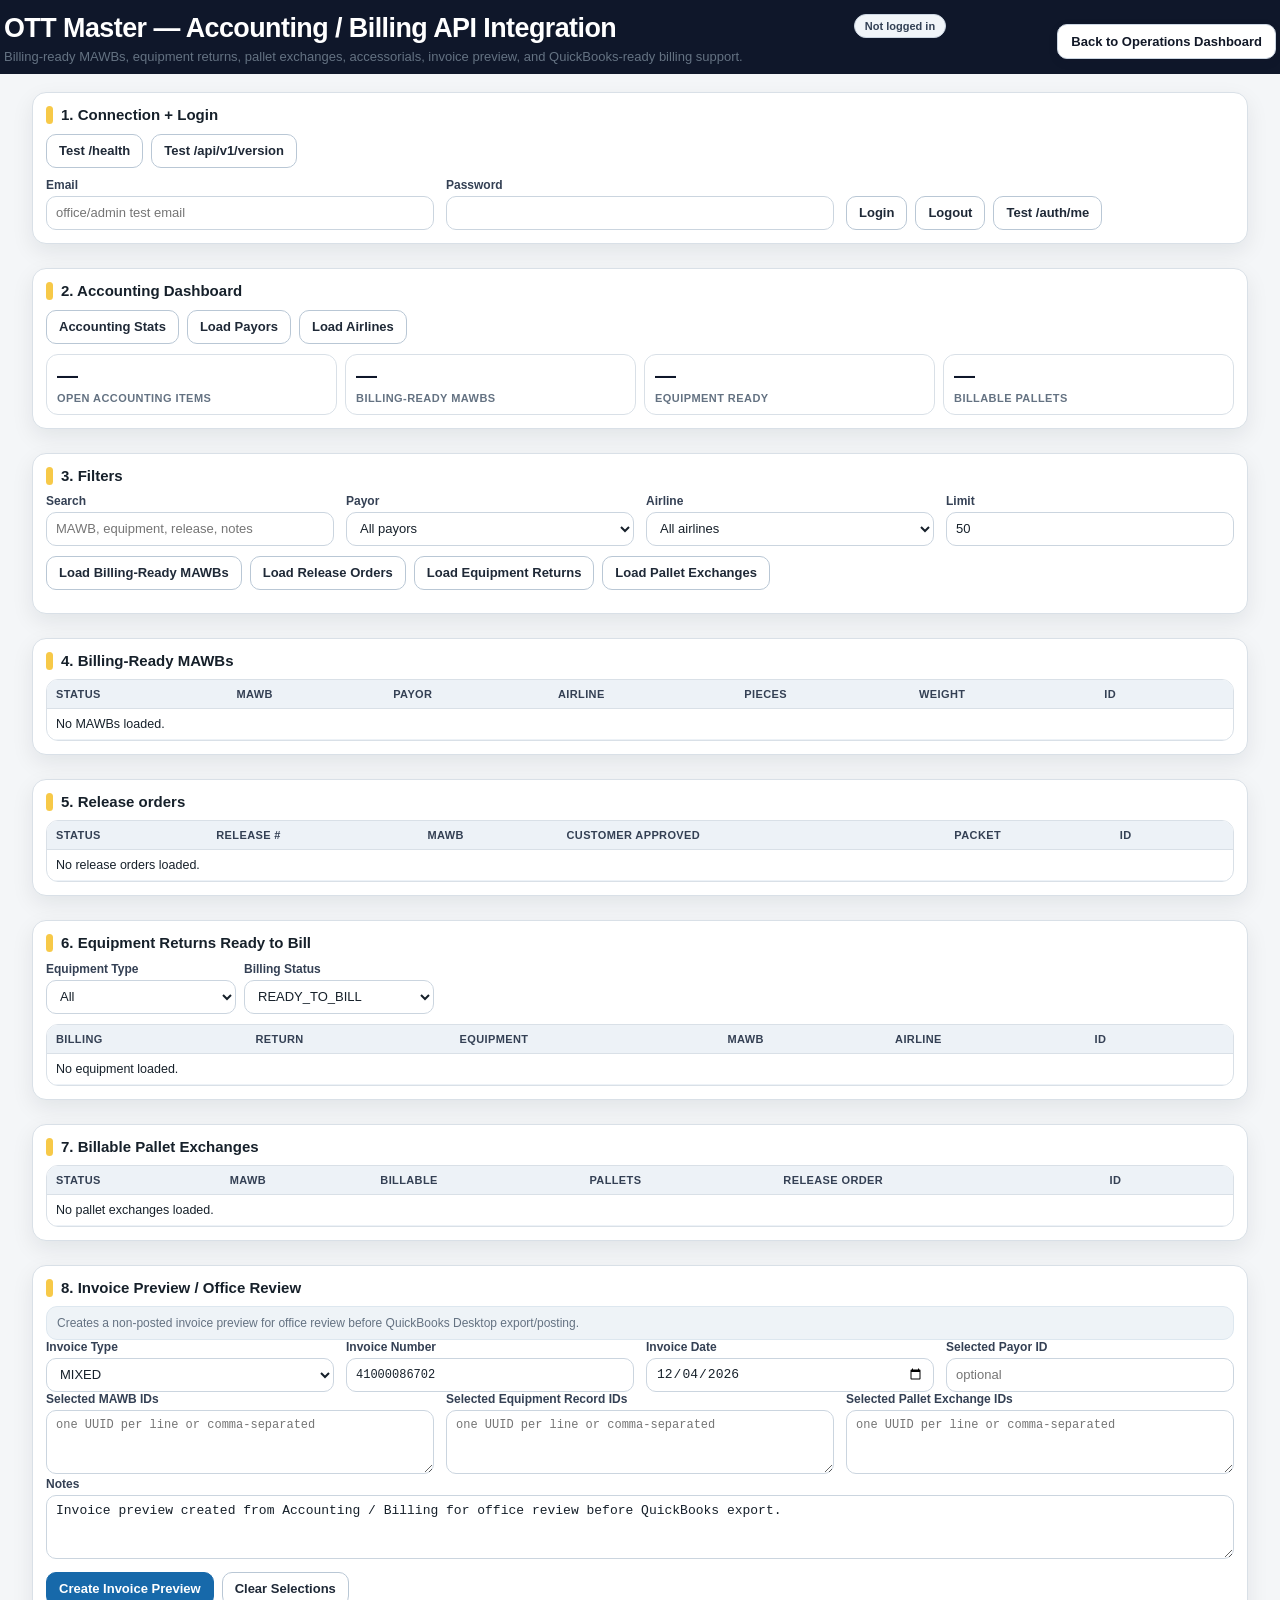
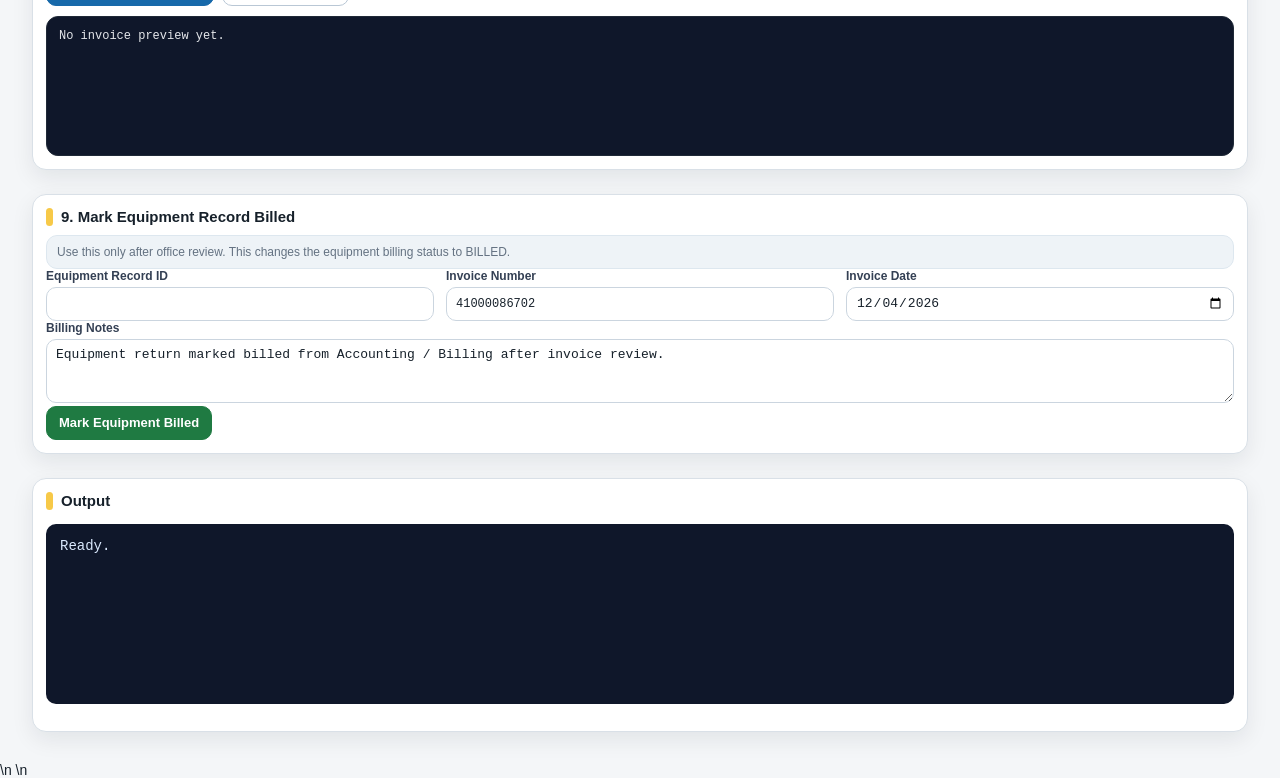
<file: live-server/ui/accounting-billing.html>
<!doctype html>
<html lang="en">
<head>
  <meta charset="utf-8" />
  <meta name="viewport" content="width=device-width, initial-scale=1" />
  <title>OTT Master — Accounting / Billing</title>
  <link rel="stylesheet" href="./phase3j.css" />

  <style>
    /* PHASE 8E-H ACCOUNTING BILLING UI POLISH
       UI-only polish. No API, auth, Supabase, Claude, token, QuickBooks credential, or backend changes. */

    :root {
      --ott-bg: #f4f6f8;
      --ott-card: #ffffff;
      --ott-border: #d9e0e7;
      --ott-soft: #eef3f7;
      --ott-text: #16202a;
      --ott-muted: #647282;
      --ott-blue: #1769aa;
      --ott-green: #1f7a42;
      --ott-red: #b42318;
      --ott-yellow: #f7c948;
      --ott-radius: 14px;
      --ott-shadow: 0 8px 22px rgba(15, 23, 42, 0.08);
    }

    * {
      box-sizing: border-box;
    }

    body[data-module-key="accounting"] {
      margin: 0;
      background: var(--ott-bg);
      color: var(--ott-text);
      font-family: Arial, Helvetica, sans-serif;
      font-size: 14px;
    }

    body[data-module-key="accounting"] .wrap,
    body[data-module-key="accounting"] main,
    body[data-module-key="accounting"] .page,
    body[data-module-key="accounting"] .container {
      width: min(1440px, calc(100vw - 28px));
      max-width: 1440px;
      margin: 0 auto;
    }

    body[data-module-key="accounting"] header,
    body[data-module-key="accounting"] .header {
      padding: 14px 4px 10px;
    }

    body[data-module-key="accounting"] h1 {
      margin: 0;
      font-size: clamp(22px, 2.1vw, 31px);
      line-height: 1.1;
      letter-spacing: -0.02em;
    }

    body[data-module-key="accounting"] header p,
    body[data-module-key="accounting"] .sub {
      margin: 5px 0 0;
      color: var(--ott-muted);
      font-size: 13px;
    }

    body[data-module-key="accounting"] .phase8eh-billing-strip {
      display: grid;
      grid-template-columns: repeat(5, minmax(150px, 1fr));
      gap: 8px;
      width: min(1440px, calc(100vw - 28px));
      margin: 10px auto 12px;
    }

    body[data-module-key="accounting"] .phase8eh-step {
      background: #fff;
      border: 1px solid var(--ott-border);
      border-radius: 12px;
      padding: 8px 10px;
      box-shadow: 0 4px 14px rgba(15, 23, 42, 0.05);
      font-size: 12px;
      font-weight: 800;
      color: #344054;
      text-align: center;
    }

    body[data-module-key="accounting"] .grid,
    body[data-module-key="accounting"] .cards,
    body[data-module-key="accounting"] .main-grid,
    body[data-module-key="accounting"] .layout {
      display: grid !important;
      grid-template-columns: repeat(2, minmax(420px, 1fr)) !important;
      gap: 12px !important;
      align-items: start !important;
      width: min(1440px, calc(100vw - 28px)) !important;
      margin: 0 auto !important;
    }

    body[data-module-key="accounting"] section,
    body[data-module-key="accounting"] .card,
    body[data-module-key="accounting"] .panel {
      background: var(--ott-card);
      border: 1px solid var(--ott-border);
      border-radius: var(--ott-radius);
      padding: 13px;
      box-shadow: var(--ott-shadow);
      overflow: hidden;
      min-width: 0;
      margin-bottom: 12px;
    }

    body[data-module-key="accounting"] section:has(.table-wrap),
    body[data-module-key="accounting"] .card:has(.table-wrap),
    body[data-module-key="accounting"] .panel:has(.table-wrap),
    body[data-module-key="accounting"] section:has(#previewBox),
    body[data-module-key="accounting"] .card:has(#previewBox),
    body[data-module-key="accounting"] .panel:has(#previewBox) {
      grid-column: 1 / -1 !important;
    }

    body[data-module-key="accounting"] h2 {
      margin: 0 0 9px;
      font-size: 15px;
      line-height: 1.2;
      display: flex;
      align-items: center;
      gap: 8px;
    }

    body[data-module-key="accounting"] h2::before {
      content: "";
      width: 7px;
      height: 18px;
      border-radius: 99px;
      background: var(--ott-yellow);
      flex: 0 0 auto;
    }

    body[data-module-key="accounting"] .row {
      display: flex;
      flex-wrap: wrap;
      gap: 8px;
      align-items: end;
      margin-bottom: 8px;
    }

    body[data-module-key="accounting"] label,
    body[data-module-key="accounting"] .field {
      flex: 1 1 220px;
      min-width: 180px;
      margin: 0;
    }

    body[data-module-key="accounting"] .inline-label,
    body[data-module-key="accounting"] .field.small {
      flex: 0 1 190px;
      min-width: 150px;
    }

    body[data-module-key="accounting"] label {
      display: block;
      color: #344054;
      font-size: 12px;
      font-weight: 800;
    }

    body[data-module-key="accounting"] input,
    body[data-module-key="accounting"] select,
    body[data-module-key="accounting"] textarea {
      width: 100%;
      min-height: 34px;
      border: 1px solid #cbd5df;
      border-radius: 10px;
      background: #fff;
      color: var(--ott-text);
      padding: 7px 9px;
      font-size: 13px;
      outline: none;
      margin-top: 4px;
    }

    body[data-module-key="accounting"] textarea {
      min-height: 64px;
      resize: vertical;
    }

    body[data-module-key="accounting"] input:focus,
    body[data-module-key="accounting"] select:focus,
    body[data-module-key="accounting"] textarea:focus {
      border-color: var(--ott-blue);
      box-shadow: 0 0 0 3px rgba(23, 105, 170, 0.14);
    }

    body[data-module-key="accounting"] button {
      min-height: 34px;
      border: 1px solid #b9c7d5;
      border-radius: 10px;
      background: #ffffff;
      color: #1f2937;
      padding: 7px 12px;
      font-size: 13px;
      font-weight: 800;
      cursor: pointer;
      white-space: nowrap;
      max-width: 100%;
      overflow: hidden;
      text-overflow: ellipsis;
    }

    body[data-module-key="accounting"] button:hover {
      filter: brightness(0.98);
      transform: translateY(-1px);
    }

    body[data-module-key="accounting"] button.primary,
    body[data-module-key="accounting"] button.blue,
    body[data-module-key="accounting"] #btnCreatePreview {
      background: var(--ott-blue);
      border-color: var(--ott-blue);
      color: #fff;
    }

    body[data-module-key="accounting"] button.green {
      background: var(--ott-green);
      border-color: var(--ott-green);
      color: #fff;
    }

    body[data-module-key="accounting"] button.red {
      background: var(--ott-red);
      border-color: var(--ott-red);
      color: #fff;
    }

    body[data-module-key="accounting"] #btnMarkBilled {
      background: var(--ott-green);
      border-color: var(--ott-green);
      color: #fff;
    }

    body[data-module-key="accounting"] .muted,
    body[data-module-key="accounting"] .help,
    body[data-module-key="accounting"] .hint,
    body[data-module-key="accounting"] .note {
      margin: 7px 0 0;
      color: var(--ott-muted);
      font-size: 12px;
      line-height: 1.35;
      background: var(--ott-soft);
      border: 1px solid #dde7ef;
      border-radius: 11px;
      padding: 8px 10px;
    }

    body[data-module-key="accounting"] .kpis,
    body[data-module-key="accounting"] .kpi-grid {
      display: grid;
      grid-template-columns: repeat(auto-fit, minmax(135px, 1fr));
      gap: 8px;
    }

    body[data-module-key="accounting"] .kpi {
      background: #fff;
      border: 1px solid var(--ott-border);
      border-radius: 12px;
      padding: 9px 10px;
      min-height: 58px;
    }

    body[data-module-key="accounting"] .kpi b,
    body[data-module-key="accounting"] .kpi .value {
      display: block;
      font-size: 21px;
      line-height: 1;
      margin-bottom: 4px;
    }

    body[data-module-key="accounting"] .kpi span,
    body[data-module-key="accounting"] .kpi .label {
      color: var(--ott-muted);
      font-size: 11px;
      font-weight: 800;
      text-transform: uppercase;
      letter-spacing: 0.04em;
    }

    body[data-module-key="accounting"] .table-wrap {
      width: 100%;
      overflow: auto;
      border: 1px solid var(--ott-border);
      border-radius: 12px;
      background: #fff;
      max-height: 44vh;
    }

    body[data-module-key="accounting"] table {
      width: 100%;
      border-collapse: separate;
      border-spacing: 0;
      min-width: 980px;
      font-size: 12.5px;
    }

    body[data-module-key="accounting"] th {
      position: sticky;
      top: 0;
      z-index: 1;
      background: #edf2f7;
      color: #344054;
      font-size: 11px;
      text-transform: uppercase;
      letter-spacing: 0.035em;
      text-align: left;
      border-bottom: 1px solid var(--ott-border);
      padding: 8px 9px;
      white-space: nowrap;
    }

    body[data-module-key="accounting"] td {
      border-bottom: 1px solid #edf2f7;
      padding: 8px 9px;
      vertical-align: top;
    }

    body[data-module-key="accounting"] tbody tr:hover {
      background: #f8fafc;
    }

    body[data-module-key="accounting"] td button {
      min-height: 30px;
      padding: 5px 9px;
      font-size: 12px;
    }

    body[data-module-key="accounting"] .status-pill,
    body[data-module-key="accounting"] .pill {
      display: inline-flex;
      align-items: center;
      min-height: 22px;
      border-radius: 999px;
      border: 1px solid #d0d7de;
      background: #f8fafc;
      padding: 3px 8px;
      font-size: 11px;
      font-weight: 800;
      white-space: nowrap;
    }

    body[data-module-key="accounting"] #invoiceNumber,
    body[data-module-key="accounting"] #billInvoiceNumber,
    body[data-module-key="accounting"] #selectedMawbIds,
    body[data-module-key="accounting"] #selectedEquipmentIds,
    body[data-module-key="accounting"] #selectedPalletIds,
    body[data-module-key="accounting"] #billEquipmentRecordId {
      font-family: Consolas, Monaco, monospace;
      font-size: 12px;
    }

    body[data-module-key="accounting"] #previewBox,
    body[data-module-key="accounting"] .preview-box {
      min-height: 140px;
      max-height: 48vh;
      overflow: auto;
      background: #0f172a;
      color: #e5e7eb;
      border: 1px solid #1f2937;
      border-radius: 12px;
      padding: 12px;
      font-family: Consolas, Monaco, monospace;
      font-size: 12px;
      white-space: pre-wrap;
    }

    body[data-module-key="accounting"] .phase8eh-qbd-note {
      border-left: 5px solid var(--ott-yellow);
      background: #fff8db;
      color: #3b3200;
    }

    @media (max-width: 980px) {
      body[data-module-key="accounting"] .grid,
      body[data-module-key="accounting"] .cards,
      body[data-module-key="accounting"] .main-grid,
      body[data-module-key="accounting"] .layout {
        grid-template-columns: 1fr !important;
      }

      body[data-module-key="accounting"] .phase8eh-billing-strip {
        grid-template-columns: repeat(2, minmax(150px, 1fr));
      }
    }

    @media (max-width: 620px) {
      body[data-module-key="accounting"] .phase8eh-billing-strip {
        grid-template-columns: 1fr;
      }

      body[data-module-key="accounting"] .row {
        display: block;
      }

      body[data-module-key="accounting"] label,
      body[data-module-key="accounting"] .field,
      body[data-module-key="accounting"] .field.small,
      body[data-module-key="accounting"] .inline-label {
        width: 100%;
        margin-bottom: 8px;
      }

      body[data-module-key="accounting"] button {
        width: 100%;
        margin-bottom: 6px;
      }
    }
  </style>


<style>
  /* PHASE 8H-D LOGIN BADGE COLOR ONLY
     Badge-only CSS. No grid/card/section/row/layout changes. */

  #loginBadge {
    display: inline-flex !important;
    align-items: center !important;
    justify-content: center !important;
    min-height: 24px !important;
    padding: 4px 10px !important;
    border-radius: 999px !important;
    border: 1px solid #cbd5e1 !important;
    background: #f1f5f9 !important;
    color: #334155 !important;
    font-size: 11px !important;
    font-weight: 900 !important;
    white-space: nowrap !important;
  }

  #loginBadge.badge.ok,
  #loginBadge.ok,
  #loginBadge.auth-ok {
    background: #dcfce7 !important;
    color: #166534 !important;
    border-color: #86efac !important;
  }

  #loginBadge.auth-warn {
    background: #fef3c7 !important;
    color: #92400e !important;
    border-color: #fde68a !important;
  }

  #loginBadge.fail,
  #loginBadge.auth-fail,
  #loginBadge.auth-error {
    background: #fee2e2 !important;
    color: #991b1b !important;
    border-color: #fecaca !important;
  }
</style>

</head>
<body data-module-key="accounting">
  <header class="topbar">
    <div>
      <h1>OTT Master — Accounting / Billing API Integration</h1>
      <p>Billing-ready MAWBs, equipment returns, pallet exchanges, accessorials, invoice preview, and QuickBooks-ready billing support.</p>
    </div>
    <span id="loginBadge" class="badge">Not logged in</span>
  
    <!-- PHASE 8H-C2 BACK TO OPERATIONS BUTTON ONLY START -->
    <a href="./operational-integration-dashboard.html" style="display:inline-flex;align-items:center;justify-content:center;min-height:34px;margin-top:10px;padding:9px 13px;border-radius:10px;background:#ffffff;color:#111827;font-weight:800;font-size:13px;text-decoration:none;border:1px solid #cbd5e1;box-shadow:0 3px 10px rgba(15,23,42,0.10);white-space:nowrap;">Back to Operations Dashboard</a>
    <!-- PHASE 8H-C2 BACK TO OPERATIONS BUTTON ONLY END -->
  </header>

  <main class="layout">
    <section class="card span-2">
      <h2>1. Connection + Login</h2>
      <div class="button-row">
        <button id="btnHealth">Test /health</button>
        <button id="btnVersion">Test /api/v1/version</button>
      </div>
      <div class="grid-3">
        <label>Email<input id="email" type="email" autocomplete="username" placeholder="office/admin test email" /></label>
        <label>Password<input id="password" type="password" autocomplete="current-password" /></label>
        <div class="button-stack">
          <button id="btnLogin">Login</button>
          <button id="btnLogout" class="secondary">Logout</button>
          <button id="btnMe" class="secondary">Test /auth/me</button>
        </div>
      </div>
    </section>

    <section class="card span-2">
      <h2>2. Accounting Dashboard</h2>
      <div class="button-row">
        <button id="btnStats">Accounting Stats</button>
        <button id="btnPayors">Load Payors</button>
        <button id="btnAirlines">Load Airlines</button>
      </div>
      <div class="kpi-grid">
        <div class="kpi"><b id="kpiOpen">—</b><span>Open Accounting Items</span></div>
        <div class="kpi"><b id="kpiMawbs">—</b><span>Billing-Ready MAWBs</span></div>
        <div class="kpi"><b id="kpiEquipment">—</b><span>Equipment Ready</span></div>
        <div class="kpi"><b id="kpiPallets">—</b><span>Billable Pallets</span></div>
      </div>
    </section>

    <section class="card span-2">
      <h2>3. Filters</h2>
      <div class="grid-4">
        <label>Search<input id="q" placeholder="MAWB, equipment, release, notes" /></label>
        <label>Payor<select id="payorFilter"><option value="">All payors</option></select></label>
        <label>Airline<select id="airlineFilter"><option value="">All airlines</option></select></label>
        <label>Limit<input id="limit" type="number" min="1" max="200" value="50" /></label>
      </div>
      <div class="button-row">
        <button id="btnLoadMawbs">Load Billing-Ready MAWBs</button>
        <button id="btnLoadReleases">Load Release Orders</button>
        <button id="btnLoadEquipment">Load Equipment Returns</button>
        <button id="btnLoadPallets">Load Pallet Exchanges</button>
      </div>
    </section>

    <section class="card span-2">
      <h2>4. Billing-Ready MAWBs</h2>
      <div class="table-wrap"><table id="mawbsTable"><thead><tr><th>Status</th><th>MAWB</th><th>Payor</th><th>Airline</th><th>Pieces</th><th>Weight</th><th>ID</th><th></th></tr></thead><tbody><tr><td colspan="8">No MAWBs loaded.</td></tr></tbody></table></div>
    </section>

    <section class="card span-2">
      <h2>5. Release orders</h2>
      <div class="table-wrap"><table id="releasesTable"><thead><tr><th>Status</th><th>Release #</th><th>MAWB</th><th>Customer Approved</th><th>Packet</th><th>ID</th><th></th></tr></thead><tbody><tr><td colspan="7">No release orders loaded.</td></tr></tbody></table></div>
    </section>

    <section class="card span-2">
      <h2>6. Equipment Returns Ready to Bill</h2>
      <div class="button-row">
        <label class="inline-label">Equipment Type
          <select id="equipmentTypeKey"><option value="">All</option><option>PMC</option><option>AKE</option><option>LD7</option><option>PGA</option><option>PAG</option><option>RKN</option></select>
        </label>
        <label class="inline-label">Billing Status
          <select id="billingStatus"><option value="READY_TO_BILL">READY_TO_BILL</option><option value="BILLED">BILLED</option><option value="NOT_READY">NOT_READY</option><option value="NON_BILLABLE">NON_BILLABLE</option><option value="VOIDED">VOIDED</option></select>
        </label>
      </div>
      <div class="table-wrap"><table id="equipmentTable"><thead><tr><th>Billing</th><th>Return</th><th>Equipment</th><th>MAWB</th><th>Airline</th><th>ID</th><th></th></tr></thead><tbody><tr><td colspan="7">No equipment loaded.</td></tr></tbody></table></div>
    </section>

    <section class="card span-2">
      <h2>7. Billable Pallet Exchanges</h2>
      <div class="table-wrap"><table id="palletsTable"><thead><tr><th>Status</th><th>MAWB</th><th>Billable</th><th>Pallets</th><th>Release Order</th><th>ID</th><th></th></tr></thead><tbody><tr><td colspan="7">No pallet exchanges loaded.</td></tr></tbody></table></div>
    </section>

    <section class="card span-2">
      <h2>8. Invoice Preview / Office Review</h2>
      <p class="muted">Creates a non-posted invoice preview for office review before QuickBooks Desktop export/posting.</p>
      <div class="grid-4">
        <label>Invoice Type<select id="invoiceType"><option>MIXED</option><option>CFS_BASE</option><option>ULD_RETURN</option><option>PALLET_EXCHANGE</option><option>ACCESSORIAL</option></select></label>
        <label>Invoice Number<input id="invoiceNumber" /></label>
        <label>Invoice Date<input id="invoiceDate" type="date" /></label>
        <label>Selected Payor ID<input id="selectedPayorId" placeholder="optional" /></label>
      </div>
      <div class="grid-3">
        <label>Selected MAWB IDs<textarea id="selectedMawbIds" rows="3" placeholder="one UUID per line or comma-separated"></textarea></label>
        <label>Selected Equipment Record IDs<textarea id="selectedEquipmentIds" rows="3" placeholder="one UUID per line or comma-separated"></textarea></label>
        <label>Selected Pallet Exchange IDs<textarea id="selectedPalletIds" rows="3" placeholder="one UUID per line or comma-separated"></textarea></label>
      </div>
      <label>Notes<textarea id="invoiceNotes" rows="2">Invoice preview created from Accounting / Billing for office review before QuickBooks export.</textarea></label>
      <div class="button-row">
        <button id="btnCreatePreview">Create Invoice Preview</button>
        <button id="btnClearSelections" class="secondary">Clear Selections</button>
      </div>
      <div id="previewBox" class="preview-box">No invoice preview yet.</div>
    </section>

    <section class="card span-2">
      <h2>9. Mark Equipment Record Billed</h2>
      <p class="muted">Use this only after office review. This changes the equipment billing status to BILLED.</p>
      <div class="grid-3">
        <label>Equipment Record ID<input id="billEquipmentRecordId" /></label>
        <label>Invoice Number<input id="billInvoiceNumber" /></label>
        <label>Invoice Date<input id="billInvoiceDate" type="date" /></label>
      </div>
      <label>Billing Notes<textarea id="billNotes" rows="2">Equipment return marked billed from Accounting / Billing after invoice review.</textarea></label>
      <button id="btnMarkBilled">Mark Equipment Billed</button>
    </section>

    <section class="card span-2">
      <h2>Output</h2>
      <pre id="output">Ready.</pre>
    </section>
  </main>

  <script src="../ott-config.js"></script>
  <script src="../api/ott-api-client.js"></script>
  <script src="../auth/ott-auth.js"></script>
  <script src="./accounting-billing.js"></script>


\n
<!-- PHASE 8C ENTER LOGIN SHORTCUT FINAL START -->
<script>
(function () {
  if (window.__phase8cEnterLoginFinalInstalled) return;
  window.__phase8cEnterLoginFinalInstalled = true;

  function isLoginInput(target) {
    if (!target) return false;

    var id = String(target.id || "").toLowerCase();
    var type = String(target.type || "").toLowerCase();

    return id === "email" || id === "password" || type === "email" || type === "password";
  }

  function clickLoginButton() {
    var loginBtn = document.getElementById("btnLogin");
    if (!loginBtn || loginBtn.disabled) return false;

    loginBtn.dispatchEvent(new MouseEvent("click", {
      bubbles: true,
      cancelable: true,
      view: window
    }));

    return true;
  }

  function handleEnter(event) {
    var key = event.key || event.code || "";
    var isEnter = key === "Enter" || key === "NumpadEnter" || event.keyCode === 13;

    if (!isEnter) return;
    if (!isLoginInput(event.target)) return;

    event.preventDefault();
    event.stopPropagation();
    event.stopImmediatePropagation();

    clickLoginButton();
  }

  document.addEventListener("keydown", handleEnter, true);
  document.addEventListener("keypress", handleEnter, true);
})();
</script>
<!-- PHASE 8C ENTER LOGIN SHORTCUT FINAL END -->
\n</body>
</html>
</file>
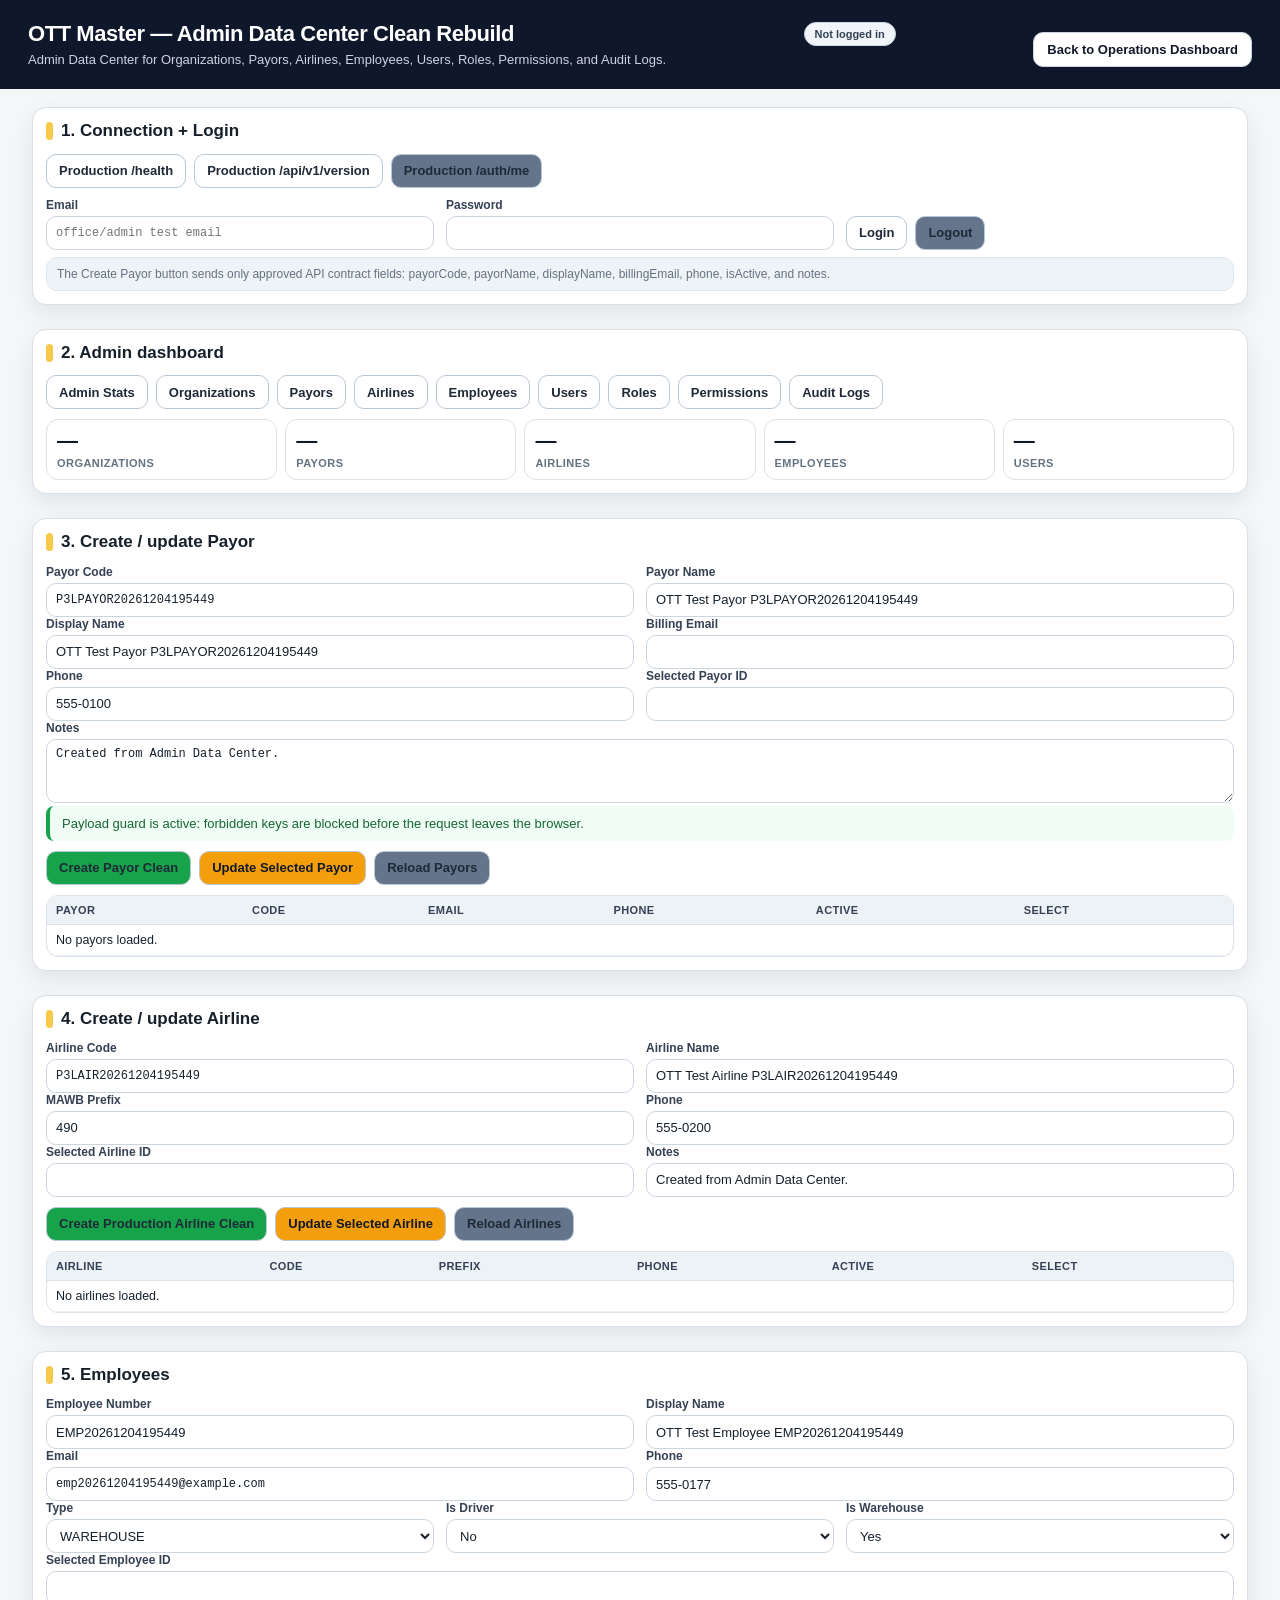
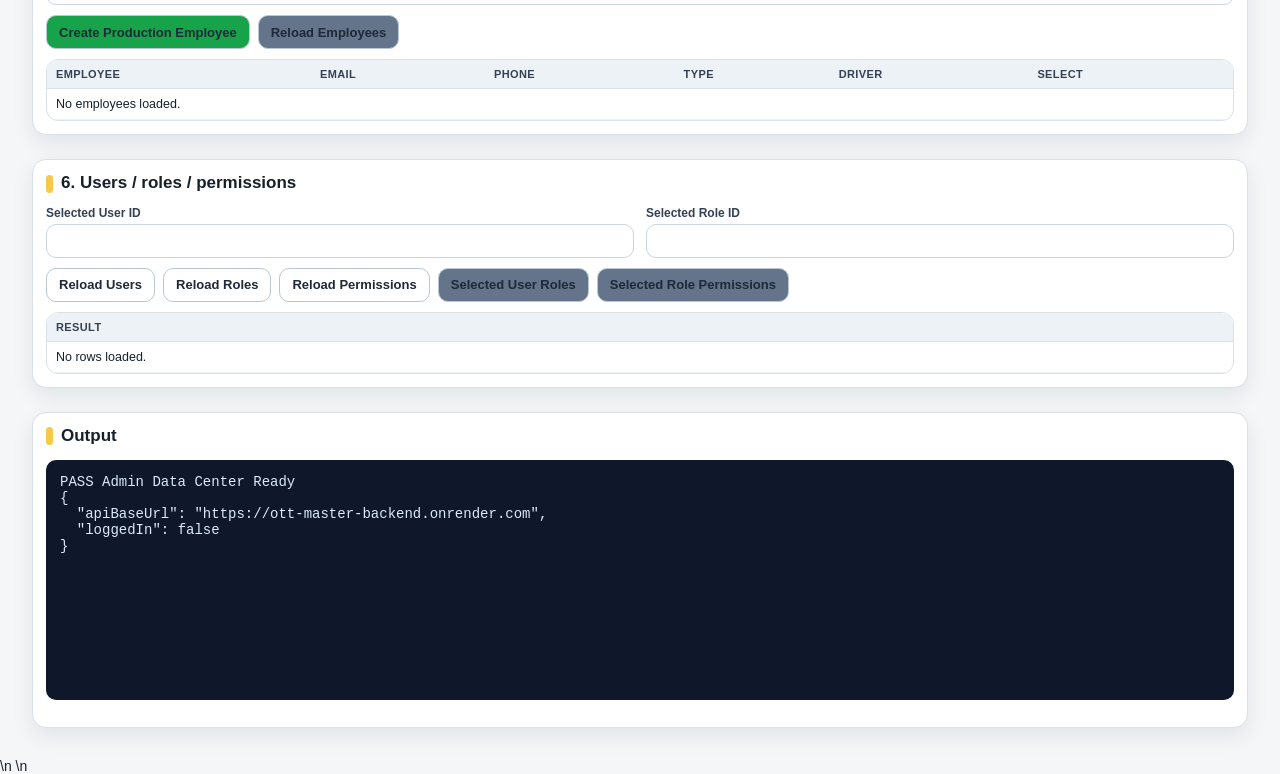
<file: live-server/ui/admin-data-center.html>
<!doctype html>
<html lang="en">
<head>
  <meta charset="utf-8" />
  <meta name="viewport" content="width=device-width, initial-scale=1" />
  <title>OTT Master — Admin Data Center</title>
  <link rel="stylesheet" href="./phase3l.css?v=phase3l-admin-clean-003" />

  <style>
    /* PHASE 8E-I ADMIN DATA CENTER UI POLISH
       UI-only polish. No API, auth, Supabase, service role, token, password, or backend changes. */

    :root {
      --ott-bg: #f4f6f8;
      --ott-card: #ffffff;
      --ott-border: #d9e0e7;
      --ott-soft: #eef3f7;
      --ott-text: #16202a;
      --ott-muted: #647282;
      --ott-blue: #1769aa;
      --ott-green: #1f7a42;
      --ott-red: #b42318;
      --ott-yellow: #f7c948;
      --ott-radius: 14px;
      --ott-shadow: 0 8px 22px rgba(15, 23, 42, 0.08);
    }

    * { box-sizing: border-box; }

    body[data-module-key="admin"],
    body {
      margin: 0;
      background: var(--ott-bg);
      color: var(--ott-text);
      font-family: Arial, Helvetica, sans-serif;
      font-size: 14px;
    }

    .wrap,
    main,
    .page,
    .container {
      width: min(1440px, calc(100vw - 28px));
      max-width: 1440px;
      margin: 0 auto;
    }

    header,
    .header {
      padding: 14px 4px 10px;
    }

    h1 {
      margin: 0;
      font-size: clamp(22px, 2.1vw, 31px);
      line-height: 1.1;
      letter-spacing: -0.02em;
    }

    header p,
    .sub {
      margin: 5px 0 0;
      color: var(--ott-muted);
      font-size: 13px;
    }

    .phase8ei-admin-strip {
      display: grid;
      grid-template-columns: repeat(5, minmax(150px, 1fr));
      gap: 8px;
      width: min(1440px, calc(100vw - 28px));
      margin: 10px auto 12px;
    }

    .phase8ei-step {
      background: #fff;
      border: 1px solid var(--ott-border);
      border-radius: 12px;
      padding: 8px 10px;
      box-shadow: 0 4px 14px rgba(15, 23, 42, 0.05);
      font-size: 12px;
      font-weight: 800;
      color: #344054;
      text-align: center;
    }

    .grid,
    .cards,
    .main-grid,
    .layout {
      display: grid !important;
      grid-template-columns: repeat(2, minmax(420px, 1fr)) !important;
      gap: 12px !important;
      align-items: start !important;
      width: min(1440px, calc(100vw - 28px)) !important;
      margin: 0 auto !important;
    }

    section,
    .card,
    .panel {
      background: var(--ott-card);
      border: 1px solid var(--ott-border);
      border-radius: var(--ott-radius);
      padding: 13px;
      box-shadow: var(--ott-shadow);
      overflow: hidden;
      min-width: 0;
      margin-bottom: 12px;
    }

    section:has(.table-wrap),
    .card:has(.table-wrap),
    .panel:has(.table-wrap),
    section:has(table),
    .card:has(table),
    .panel:has(table) {
      grid-column: 1 / -1 !important;
    }

    h2 {
      margin: 0 0 9px;
      font-size: 15px;
      line-height: 1.2;
      display: flex;
      align-items: center;
      gap: 8px;
    }

    h2::before {
      content: "";
      width: 7px;
      height: 18px;
      border-radius: 99px;
      background: var(--ott-yellow);
      flex: 0 0 auto;
    }

    .row {
      display: flex;
      flex-wrap: wrap;
      gap: 8px;
      align-items: end;
      margin-bottom: 8px;
    }

    label,
    .field {
      flex: 1 1 220px;
      min-width: 180px;
      margin: 0;
      display: block;
      color: #344054;
      font-size: 12px;
      font-weight: 800;
    }

    .field.small,
    .inline-label {
      flex: 0 1 190px;
      min-width: 150px;
    }

    input,
    select,
    textarea {
      width: 100%;
      min-height: 34px;
      border: 1px solid #cbd5df;
      border-radius: 10px;
      background: #fff;
      color: var(--ott-text);
      padding: 7px 9px;
      font-size: 13px;
      outline: none;
      margin-top: 4px;
    }

    textarea {
      min-height: 64px;
      resize: vertical;
    }

    input:focus,
    select:focus,
    textarea:focus {
      border-color: var(--ott-blue);
      box-shadow: 0 0 0 3px rgba(23, 105, 170, 0.14);
    }

    button {
      min-height: 34px;
      border: 1px solid #b9c7d5;
      border-radius: 10px;
      background: #ffffff;
      color: #1f2937;
      padding: 7px 12px;
      font-size: 13px;
      font-weight: 800;
      cursor: pointer;
      white-space: nowrap;
      max-width: 100%;
      overflow: hidden;
      text-overflow: ellipsis;
    }

    button:hover {
      filter: brightness(0.98);
      transform: translateY(-1px);
    }

    button.primary,
    button.blue {
      background: var(--ott-blue);
      border-color: var(--ott-blue);
      color: #fff;
    }

    button.green {
      background: var(--ott-green);
      border-color: var(--ott-green);
      color: #fff;
    }

    button.red {
      background: var(--ott-red);
      border-color: var(--ott-red);
      color: #fff;
    }

    .hint,
    .help,
    .muted,
    .note {
      margin: 7px 0 0;
      color: var(--ott-muted);
      font-size: 12px;
      line-height: 1.35;
      background: var(--ott-soft);
      border: 1px solid #dde7ef;
      border-radius: 11px;
      padding: 8px 10px;
    }

    .phase8ei-security-note {
      border-left: 5px solid var(--ott-yellow);
      background: #fff8db;
      color: #3b3200;
    }

    .kpis,
    .kpi-grid {
      display: grid;
      grid-template-columns: repeat(auto-fit, minmax(135px, 1fr));
      gap: 8px;
    }

    .kpi {
      background: #fff;
      border: 1px solid var(--ott-border);
      border-radius: 12px;
      padding: 9px 10px;
      min-height: 58px;
    }

    .kpi b,
    .kpi .value {
      display: block;
      font-size: 21px;
      line-height: 1;
      margin-bottom: 4px;
    }

    .kpi span,
    .kpi .label {
      color: var(--ott-muted);
      font-size: 11px;
      font-weight: 800;
      text-transform: uppercase;
      letter-spacing: 0.04em;
    }

    .table-wrap {
      width: 100%;
      overflow: auto;
      border: 1px solid var(--ott-border);
      border-radius: 12px;
      background: #fff;
      max-height: 44vh;
    }

    table {
      width: 100%;
      border-collapse: separate;
      border-spacing: 0;
      min-width: 980px;
      font-size: 12.5px;
    }

    th {
      position: sticky;
      top: 0;
      z-index: 1;
      background: #edf2f7;
      color: #344054;
      font-size: 11px;
      text-transform: uppercase;
      letter-spacing: 0.035em;
      text-align: left;
      border-bottom: 1px solid var(--ott-border);
      padding: 8px 9px;
      white-space: nowrap;
    }

    td {
      border-bottom: 1px solid #edf2f7;
      padding: 8px 9px;
      vertical-align: top;
    }

    tbody tr:hover {
      background: #f8fafc;
    }

    td button {
      min-height: 30px;
      padding: 5px 9px;
      font-size: 12px;
    }

    .status-pill,
    .pill {
      display: inline-flex;
      align-items: center;
      min-height: 22px;
      border-radius: 999px;
      border: 1px solid #d0d7de;
      background: #f8fafc;
      padding: 3px 8px;
      font-size: 11px;
      font-weight: 800;
      white-space: nowrap;
    }

    input[id*="id" i],
    input[id*="code" i],
    input[id*="email" i],
    input[id*="permission" i],
    textarea[id*="notes" i] {
      font-family: Consolas, Monaco, monospace;
      font-size: 12px;
    }

    @media (max-width: 980px) {
      .grid,
      .cards,
      .main-grid,
      .layout {
        grid-template-columns: 1fr !important;
      }

      .phase8ei-admin-strip {
        grid-template-columns: repeat(2, minmax(150px, 1fr));
      }
    }

    @media (max-width: 620px) {
      .phase8ei-admin-strip {
        grid-template-columns: 1fr;
      }

      .row {
        display: block;
      }

      label,
      .field,
      .field.small,
      .inline-label {
        width: 100%;
        margin-bottom: 8px;
      }

      button {
        width: 100%;
        margin-bottom: 6px;
      }
    }
  </style>


<style>
  /* PHASE 8H-D LOGIN BADGE COLOR ONLY
     Badge-only CSS. No grid/card/section/row/layout changes. */

  #loginBadge {
    display: inline-flex !important;
    align-items: center !important;
    justify-content: center !important;
    min-height: 24px !important;
    padding: 4px 10px !important;
    border-radius: 999px !important;
    border: 1px solid #cbd5e1 !important;
    background: #f1f5f9 !important;
    color: #334155 !important;
    font-size: 11px !important;
    font-weight: 900 !important;
    white-space: nowrap !important;
  }

  #loginBadge.badge.ok,
  #loginBadge.ok,
  #loginBadge.auth-ok {
    background: #dcfce7 !important;
    color: #166534 !important;
    border-color: #86efac !important;
  }

  #loginBadge.auth-warn {
    background: #fef3c7 !important;
    color: #92400e !important;
    border-color: #fde68a !important;
  }

  #loginBadge.fail,
  #loginBadge.auth-fail,
  #loginBadge.auth-error {
    background: #fee2e2 !important;
    color: #991b1b !important;
    border-color: #fecaca !important;
  }
</style>

</head>
<body data-module-key="admin">
  <header class="topbar">
    <div>
      <h1>OTT Master — Admin Data Center Clean Rebuild</h1>
      <p>Admin Data Center for Organizations, Payors, Airlines, Employees, Users, Roles, Permissions, and Audit Logs.</p>
    </div>
    <span id="loginBadge" class="badge">Not logged in</span>
  
    <!-- PHASE 8H-C2 BACK TO OPERATIONS BUTTON ONLY START -->
    <a href="./operational-integration-dashboard.html" style="display:inline-flex;align-items:center;justify-content:center;min-height:34px;margin-top:10px;padding:9px 13px;border-radius:10px;background:#ffffff;color:#111827;font-weight:800;font-size:13px;text-decoration:none;border:1px solid #cbd5e1;box-shadow:0 3px 10px rgba(15,23,42,0.10);white-space:nowrap;">Back to Operations Dashboard</a>
    <!-- PHASE 8H-C2 BACK TO OPERATIONS BUTTON ONLY END -->
  </header>

  <main class="layout">
    <section class="card span-2">
      <h2>1. Connection + Login</h2>
      <div class="button-row">
        <button id="btnHealth">Production /health</button>
        <button id="btnVersion">Production /api/v1/version</button>
        <button id="btnMe" class="secondary">Production /auth/me</button>
      </div>
      <div class="grid-3">
        <label>Email<input id="email" type="email" autocomplete="username" placeholder="office/admin test email" /></label>
        <label>Password<input id="password" type="password" autocomplete="current-password" /></label>
        <div class="button-stack">
          <button id="btnLogin">Login</button>
          <button id="btnLogout" class="secondary">Logout</button>
        </div>
      </div>
      <p class="hint">The Create Payor button sends only approved API contract fields: payorCode, payorName, displayName, billingEmail, phone, isActive, and notes.</p>
    </section>

    <section class="card span-2">
      <h2>2. Admin dashboard</h2>
      <div class="button-row">
        <button id="btnStats">Admin Stats</button>
        <button id="btnOrganizations">Organizations</button>
        <button id="btnPayors">Payors</button>
        <button id="btnAirlines">Airlines</button>
        <button id="btnEmployees">Employees</button>
        <button id="btnUsers">Users</button>
        <button id="btnRoles">Roles</button>
        <button id="btnPermissions">Permissions</button>
        <button id="btnAuditLogs">Audit Logs</button>
      </div>
      <div class="kpi-grid">
        <div class="kpi"><b id="kpiOrganizations">—</b><span>Organizations</span></div>
        <div class="kpi"><b id="kpiPayors">—</b><span>Payors</span></div>
        <div class="kpi"><b id="kpiAirlines">—</b><span>Airlines</span></div>
        <div class="kpi"><b id="kpiEmployees">—</b><span>Employees</span></div>
        <div class="kpi"><b id="kpiUsers">—</b><span>Users</span></div>
      </div>
    </section>

    <section class="card">
      <h2>3. Create / update Payor</h2>
      <div class="grid-2">
        <label>Payor Code<input id="payorCode" placeholder="Auto generated for test" /></label>
        <label>Payor Name<input id="payorName" placeholder="OTT Production Payor" /></label>
      </div>
      <div class="grid-2">
        <label>Display Name<input id="payorDisplayName" /></label>
        <label>Billing Email<input id="payorBillingEmail" value="" /></label>
      </div>
      <div class="grid-2">
        <label>Phone<input id="payorPhone" value="555-0100" /></label>
        <label>Selected Payor ID<input id="selectedPayorId" /></label>
      </div>
      <label>Notes<textarea id="payorNotes" rows="2">Created from Admin Data Center.</textarea></label>
      <div class="payload-good">Payload guard is active: forbidden keys are blocked before the request leaves the browser.</div>
      <div class="button-row">
        <button id="btnCreatePayor" class="success">Create Payor Clean</button>
        <button id="btnUpdatePayor" class="warning">Update Selected Payor</button>
        <button id="btnLoadPayors" class="secondary">Reload Payors</button>
      </div>
      <div class="table-wrap"><table><thead><tr><th>Payor</th><th>Code</th><th>Email</th><th>Phone</th><th>Active</th><th>Select</th></tr></thead><tbody id="payorsBody"><tr><td colspan="6">No payors loaded.</td></tr></tbody></table></div>
    </section>

    <section class="card">
      <h2>4. Create / update Airline</h2>
      <div class="grid-2">
        <label>Airline Code<input id="airlineCode" placeholder="Auto generated for test" /></label>
        <label>Airline Name<input id="airlineName" placeholder="OTT Production Airline" /></label>
      </div>
      <div class="grid-2">
        <label>MAWB Prefix<input id="airlineMawbPrefix" maxlength="3" placeholder="999" /></label>
        <label>Phone<input id="airlinePhone" value="555-0199" /></label>
      </div>
      <div class="grid-2">
        <label>Selected Airline ID<input id="selectedAirlineId" /></label>
        <label>Notes<input id="airlineNotes" value="Created from Admin Data Center." /></label>
      </div>
      <div class="button-row">
        <button id="btnCreateAirline" class="success">Create Production Airline Clean</button>
        <button id="btnUpdateAirline" class="warning">Update Selected Airline</button>
        <button id="btnLoadAirlines" class="secondary">Reload Airlines</button>
      </div>
      <div class="table-wrap"><table><thead><tr><th>Airline</th><th>Code</th><th>Prefix</th><th>Phone</th><th>Active</th><th>Select</th></tr></thead><tbody id="airlinesBody"><tr><td colspan="6">No airlines loaded.</td></tr></tbody></table></div>
    </section>

    <section class="card">
      <h2>5. Employees</h2>
      <div class="grid-2">
        <label>Employee Number<input id="employeeNumber" placeholder="Auto generated for test" /></label>
        <label>Display Name<input id="employeeDisplayName" placeholder="OTT Production Employee" /></label>
      </div>
      <div class="grid-2">
        <label>Email<input id="employeeEmail" value="test.employee@example.com" /></label>
        <label>Phone<input id="employeePhone" value="555-0177" /></label>
      </div>
      <div class="grid-3">
        <label>Type<select id="employeeType"><option>WAREHOUSE</option><option>DRIVER</option><option>OFFICE</option><option>ACCOUNTING</option><option>ADMIN</option></select></label>
        <label>Is Driver<select id="employeeIsDriver"><option value="false">No</option><option value="true">Yes</option></select></label>
        <label>Is Warehouse<select id="employeeIsWarehouse"><option value="true">Yes</option><option value="false">No</option></select></label>
      </div>
      <label>Selected Employee ID<input id="selectedEmployeeId" /></label>
      <div class="button-row">
        <button id="btnCreateEmployee" class="success">Create Production Employee</button>
        <button id="btnLoadEmployees" class="secondary">Reload Employees</button>
      </div>
      <div class="table-wrap"><table><thead><tr><th>Employee</th><th>Email</th><th>Phone</th><th>Type</th><th>Driver</th><th>Select</th></tr></thead><tbody id="employeesBody"><tr><td colspan="6">No employees loaded.</td></tr></tbody></table></div>
    </section>

    <section class="card">
      <h2>6. Users / roles / permissions</h2>
      <div class="grid-2">
        <label>Selected User ID<input id="selectedUserId" /></label>
        <label>Selected Role ID<input id="selectedRoleId" /></label>
      </div>
      <div class="button-row">
        <button id="btnLoadUsers2">Reload Users</button>
        <button id="btnLoadRoles2">Reload Roles</button>
        <button id="btnLoadPermissions2">Reload Permissions</button>
        <button id="btnLoadUserRoles" class="secondary">Selected User Roles</button>
        <button id="btnLoadRolePermissions" class="secondary">Selected Role Permissions</button>
      </div>
      <div class="table-wrap"><table><thead id="genericHead"><tr><th>Result</th></tr></thead><tbody id="genericBody"><tr><td>No rows loaded.</td></tr></tbody></table></div>
    </section>

    <section class="card span-2">
      <h2>Output</h2>
      <pre id="output">Ready.</pre>
    </section>
  </main>

  <script src="../ott-config.js"></script>
  <script src="../api/ott-api-client.js?v=phase3l-admin-clean-003"></script>
  <script src="../auth/ott-auth.js"></script>
  <script src="./admin-data-center.html.js?v=phase3l-admin-clean-003"></script>


\n
<!-- PHASE 8C ENTER LOGIN SHORTCUT FINAL START -->
<script>
(function () {
  if (window.__phase8cEnterLoginFinalInstalled) return;
  window.__phase8cEnterLoginFinalInstalled = true;

  function isLoginInput(target) {
    if (!target) return false;

    var id = String(target.id || "").toLowerCase();
    var type = String(target.type || "").toLowerCase();

    return id === "email" || id === "password" || type === "email" || type === "password";
  }

  function clickLoginButton() {
    var loginBtn = document.getElementById("btnLogin");
    if (!loginBtn || loginBtn.disabled) return false;

    loginBtn.dispatchEvent(new MouseEvent("click", {
      bubbles: true,
      cancelable: true,
      view: window
    }));

    return true;
  }

  function handleEnter(event) {
    var key = event.key || event.code || "";
    var isEnter = key === "Enter" || key === "NumpadEnter" || event.keyCode === 13;

    if (!isEnter) return;
    if (!isLoginInput(event.target)) return;

    event.preventDefault();
    event.stopPropagation();
    event.stopImmediatePropagation();

    clickLoginButton();
  }

  document.addEventListener("keydown", handleEnter, true);
  document.addEventListener("keypress", handleEnter, true);
})();
</script>
<!-- PHASE 8C ENTER LOGIN SHORTCUT FINAL END -->
\n</body>
</html>
</file>
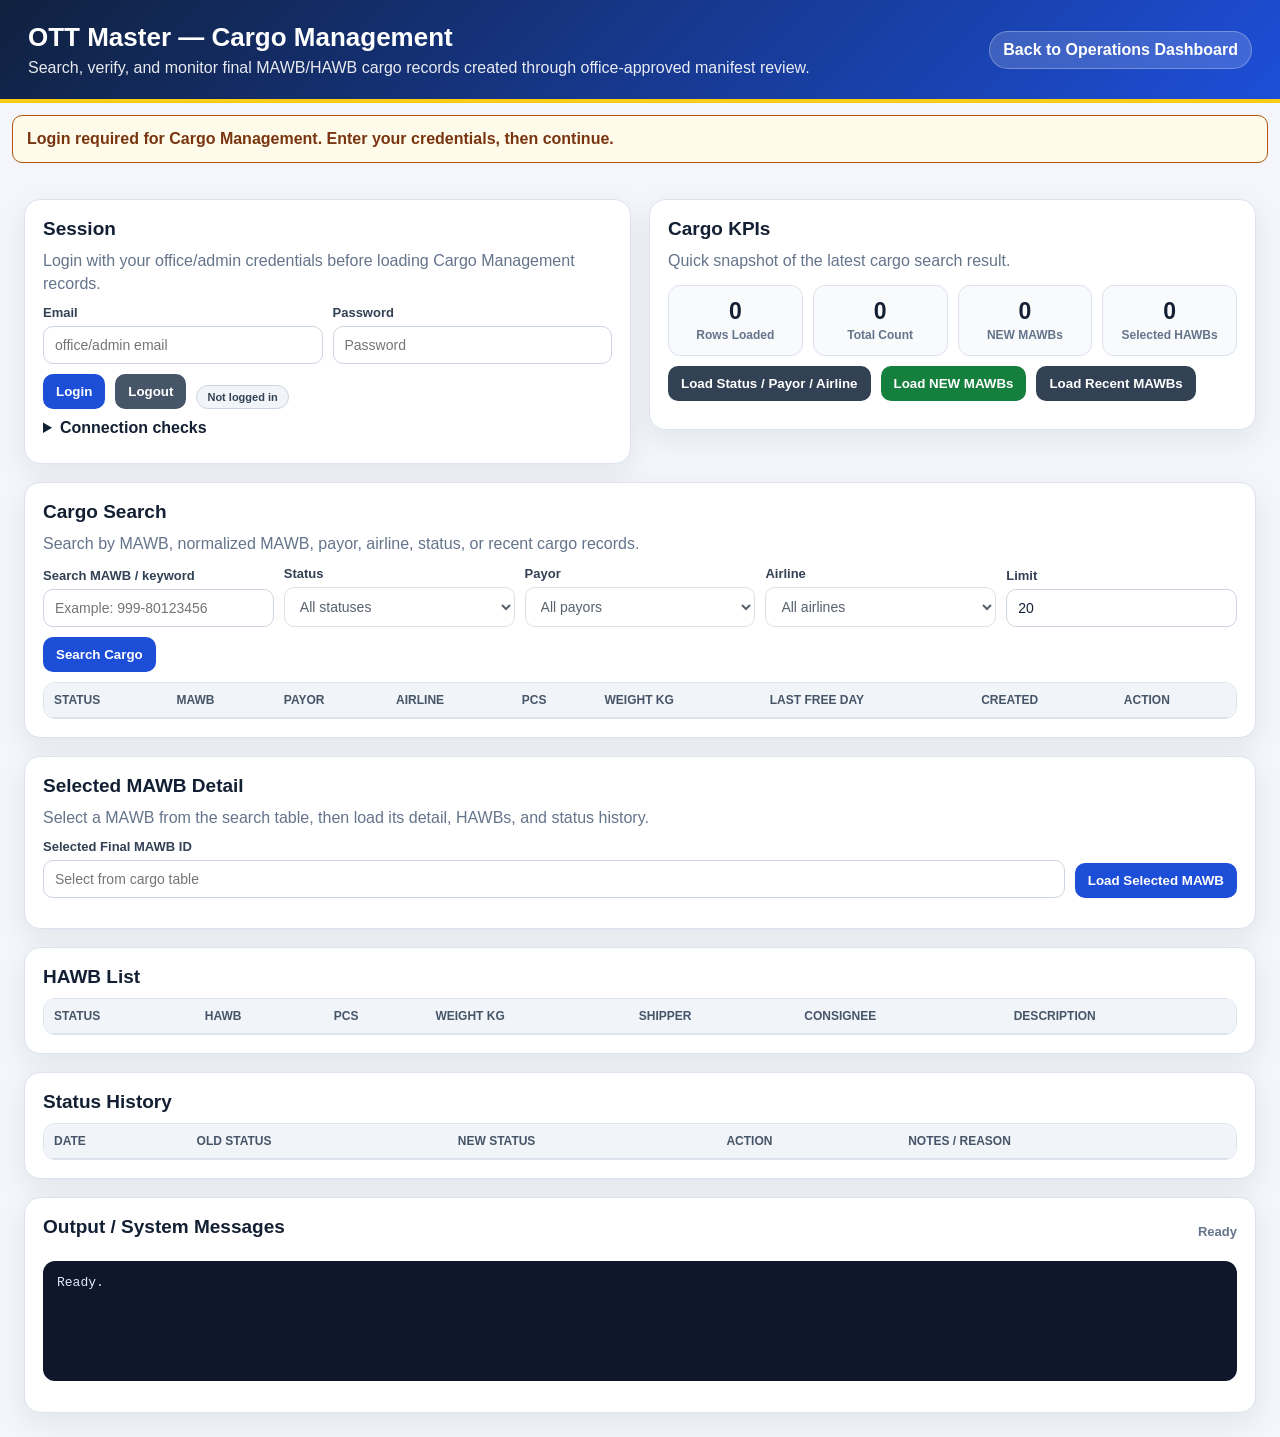
<file: live-server/ui/cargo-management.html>
<!doctype html>
<html lang="en">
<head>
  <meta charset="utf-8" />
  <meta name="viewport" content="width=device-width, initial-scale=1" />
  <title>OTT Master — Cargo Management</title>
  <style>
    :root {
      --bg:#f4f6fb;
      --card:#fff;
      --ink:#132033;
      --muted:#64748b;
      --line:#dce3ef;
      --blue:#1d4ed8;
      --green:#15803d;
      --yellow:#b45309;
      --red:#b91c1c;
      --slate:#334155;
      --shadow:0 10px 30px rgba(15,23,42,.08);
    }

    * { box-sizing:border-box; }

    body {
      margin:0;
      background:var(--bg);
      color:var(--ink);
      font-family:Arial, Helvetica, sans-serif;
    }

    header {
      background:linear-gradient(135deg,#10213f,#1d4ed8);
      color:white;
      padding:22px 28px;
      border-bottom:4px solid #facc15;
      display:flex;
      justify-content:space-between;
      gap:16px;
      align-items:center;
    }

    header h1 {
      margin:0;
      font-size:26px;
    }

    header p {
      margin:6px 0 0;
      opacity:.9;
    }

    .back-link {
      color:white;
      text-decoration:none;
      background:rgba(255,255,255,.16);
      border:1px solid rgba(255,255,255,.28);
      border-radius:999px;
      padding:9px 13px;
      font-weight:800;
      white-space:nowrap;
    }

    main {
      max-width:1500px;
      margin:0 auto;
      padding:24px;
    }

    .badge {
      display:inline-flex;
      align-items:center;
      border-radius:999px;
      background:#e5e7eb;
      color:#334155;
      border:1px solid #cbd5e1;
      font-weight:800;
      padding:7px 11px;
      white-space:nowrap;
    }

    .badge.ok {
      background:#dcfce7;
      color:#15803d;
      border-color:#86efac;
    }

    .grid {
      display:grid;
      grid-template-columns:1fr 1fr;
      gap:18px;
      align-items:start;
    }

    .card {
      background:var(--card);
      border:1px solid var(--line);
      border-radius:16px;
      padding:18px;
      box-shadow:var(--shadow);
    }

    .full {
      grid-column:1 / -1;
    }

    h2 {
      margin:0 0 10px;
      font-size:19px;
    }

    .sub, .help, .muted {
      color:var(--muted);
      line-height:1.4;
      margin:8px 0 0;
    }

    .row {
      display:flex;
      flex-wrap:wrap;
      gap:10px;
      margin:10px 0;
      align-items:end;
    }

    label, .field {
      display:flex;
      flex-direction:column;
      gap:6px;
      flex:1 1 220px;
      min-width:180px;
      color:#334155;
      font-size:13px;
      font-weight:800;
    }

    input, select {
      width:100%;
      border:1px solid #cbd5e1;
      border-radius:10px;
      padding:10px 11px;
      font-size:14px;
      background:white;
      color:var(--ink);
    }

    button {
      border:0;
      border-radius:10px;
      padding:10px 13px;
      background:var(--slate);
      color:white;
      font-weight:800;
      cursor:pointer;
    }

    button.primary {
      background:var(--blue);
    }

    button.green {
      background:var(--green);
    }

    button.secondary {
      background:#475569;
    }

    .kpi-grid {
      display:grid;
      grid-template-columns:repeat(4,1fr);
      gap:10px;
      margin-top:12px;
    }

    .kpi {
      background:#f8fafc;
      border:1px solid var(--line);
      border-radius:12px;
      padding:12px;
      text-align:center;
    }

    .kpi b {
      display:block;
      font-size:23px;
    }

    .kpi span {
      color:var(--muted);
      font-size:12px;
      font-weight:800;
    }

    .table-wrap {
      width:100%;
      overflow:auto;
      border:1px solid var(--line);
      border-radius:12px;
      background:white;
    }

    table {
      width:100%;
      border-collapse:collapse;
      min-width:780px;
    }

    th, td {
      padding:10px;
      border-bottom:1px solid var(--line);
      text-align:left;
      font-size:14px;
    }

    th {
      background:#f1f5f9;
      color:#475569;
      font-size:12px;
      text-transform:uppercase;
    }

    .detail-grid {
      display:grid;
      grid-template-columns:repeat(auto-fit,minmax(180px,1fr));
      gap:10px;
      margin-top:12px;
    }

    .detail-item {
      background:#f8fafc;
      border:1px solid var(--line);
      border-radius:12px;
      padding:12px;
    }

    .detail-label {
      font-size:12px;
      color:var(--muted);
      font-weight:800;
      text-transform:uppercase;
      margin-bottom:5px;
    }

    .detail-value {
      font-size:15px;
      font-weight:800;
      color:var(--ink);
      word-break:break-word;
    }

    .status-pill {
      display:inline-flex;
      border-radius:999px;
      padding:5px 9px;
      background:#e5e7eb;
      color:#334155;
      font-weight:800;
      font-size:12px;
      white-space:nowrap;
    }

    .status-pill.new {
      background:#dcfce7;
      color:#15803d;
    }

    .status-pill.warn {
      background:#fef3c7;
      color:#b45309;
    }

    .status-pill.blocked {
      background:#fee2e2;
      color:#b91c1c;
    }

    .output-head {
      display:flex;
      justify-content:space-between;
      gap:10px;
      align-items:center;
    }

    .status-line {
      color:var(--muted);
      font-weight:800;
      font-size:13px;
    }

    .pass { color:#15803d; font-weight:900; }
    .fail { color:#b91c1c; font-weight:900; }

    pre {
      overflow:auto;
      background:#0f172a;
      color:#dbeafe;
      border-radius:12px;
      padding:14px;
      min-height:120px;
      white-space:pre-wrap;
      font-size:13px;
    }

    details summary {
      cursor:pointer;
      font-weight:900;
      margin:8px 0;
    }

    @media (max-width:980px) {
      header {
        flex-direction:column;
        align-items:flex-start;
      }

      .grid {
        grid-template-columns:1fr;
      }

      .full {
        grid-column:auto;
      }

      .kpi-grid {
        grid-template-columns:repeat(2,1fr);
      }
    }
  </style>

<style>
  /* PHASE 8H-D LOGIN BADGE COLOR ONLY
     Badge-only CSS. No grid/card/section/row/layout changes. */

  #loginBadge {
    display: inline-flex !important;
    align-items: center !important;
    justify-content: center !important;
    min-height: 24px !important;
    padding: 4px 10px !important;
    border-radius: 999px !important;
    border: 1px solid #cbd5e1 !important;
    background: #f1f5f9 !important;
    color: #334155 !important;
    font-size: 11px !important;
    font-weight: 900 !important;
    white-space: nowrap !important;
  }

  #loginBadge.badge.ok,
  #loginBadge.ok,
  #loginBadge.auth-ok {
    background: #dcfce7 !important;
    color: #166534 !important;
    border-color: #86efac !important;
  }

  #loginBadge.auth-warn {
    background: #fef3c7 !important;
    color: #92400e !important;
    border-color: #fde68a !important;
  }

  #loginBadge.fail,
  #loginBadge.auth-fail,
  #loginBadge.auth-error {
    background: #fee2e2 !important;
    color: #991b1b !important;
    border-color: #fecaca !important;
  }
</style>

</head>

<body data-module-key="cargo">
  <header>
    <div>
      <h1>OTT Master — Cargo Management</h1>
      <p>Search, verify, and monitor final MAWB/HAWB cargo records created through office-approved manifest review.</p>
    </div>
    <a class="back-link" href="./operational-integration-dashboard.html">Back to Operations Dashboard</a>
  </header>

  <main>
    <section class="grid">
      <section class="card">
        <h2>Session</h2>
        <p class="sub">Login with your office/admin credentials before loading Cargo Management records.</p>

        <div class="row">
          <label>Email<input id="email" autocomplete="username" placeholder="office/admin email" /></label>
          <label>Password<input id="password" type="password" autocomplete="current-password" placeholder="Password" /></label>
        </div>

        <div class="row">
          <button id="btnLogin" class="primary">Login</button>
          <button id="btnLogout" class="secondary">Logout</button>
          <span id="loginBadge" class="badge">Not logged in</span>
        </div>

        <details>
          <summary>Connection checks</summary>
          <div class="row">
            <button id="btnHealth">Test /health</button>
            <button id="btnVersion">Test /api/v1/version</button>
            <button id="btnMe">Test /auth/me</button>
          </div>
        </details>
      </section>

      <section class="card">
        <h2>Cargo KPIs</h2>
        <p class="sub">Quick snapshot of the latest cargo search result.</p>

        <div class="kpi-grid">
          <div class="kpi"><b id="kpiRows">0</b><span>Rows Loaded</span></div>
          <div class="kpi"><b id="kpiCount">0</b><span>Total Count</span></div>
          <div class="kpi"><b id="kpiNew">0</b><span>NEW MAWBs</span></div>
          <div class="kpi"><b id="kpiHawbs">0</b><span>Selected HAWBs</span></div>
        </div>

        <div class="row">
          <button id="btnLoadCatalogs">Load Status / Payor / Airline</button>
          <button id="btnLoadNew" class="green">Load NEW MAWBs</button>
          <button id="btnLoadRecent">Load Recent MAWBs</button>
        </div>
      </section>

      <section class="card full">
        <h2>Cargo Search</h2>
        <p class="sub">Search by MAWB, normalized MAWB, payor, airline, status, or recent cargo records.</p>

        <div class="row">
          <label>Search MAWB / keyword<input id="cargoSearch" placeholder="Example: 999-80123456" /></label>
          <label>Status<select id="statusFilter"><option value="">All statuses</option></select></label>
          <label>Payor<select id="payorFilter"><option value="">All payors</option></select></label>
          <label>Airline<select id="airlineFilter"><option value="">All airlines</option></select></label>
          <label>Limit<input id="limit" type="number" min="1" max="100" value="20" /></label>
        </div>

        <div class="row">
          <button id="btnSearchCargo" class="primary">Search Cargo</button>
        </div>

        <div class="table-wrap">
          <table id="cargoTable">
            <thead>
              <tr>
                <th>Status</th>
                <th>MAWB</th>
                <th>Payor</th>
                <th>Airline</th>
                <th>PCS</th>
                <th>Weight KG</th>
                <th>Last Free Day</th>
                <th>Created</th>
                <th>Action</th>
              </tr>
            </thead>
            <tbody></tbody>
          </table>
        </div>
      </section>

      <section class="card full">
        <h2>Selected MAWB Detail</h2>
        <p class="sub">Select a MAWB from the search table, then load its detail, HAWBs, and status history.</p>

        <div class="row">
          <label>Selected Final MAWB ID<input id="selectedMawbId" placeholder="Select from cargo table" /></label>
          <button id="btnLoadSelected" class="primary">Load Selected MAWB</button>
        </div>

        <div id="mawbDetail" class="detail-grid"></div>
      </section>

      <section class="card full">
        <h2>HAWB List</h2>
        <div class="table-wrap">
          <table id="hawbTable">
            <thead>
              <tr>
                <th>Status</th>
                <th>HAWB</th>
                <th>PCS</th>
                <th>Weight KG</th>
                <th>Shipper</th>
                <th>Consignee</th>
                <th>Description</th>
              </tr>
            </thead>
            <tbody></tbody>
          </table>
        </div>
      </section>

      <section class="card full">
        <h2>Status History</h2>
        <div class="table-wrap">
          <table id="historyTable">
            <thead>
              <tr>
                <th>Date</th>
                <th>Old Status</th>
                <th>New Status</th>
                <th>Action</th>
                <th>Notes / Reason</th>
              </tr>
            </thead>
            <tbody></tbody>
          </table>
        </div>
      </section>

      <section class="card full">
        <div class="output-head">
          <h2>Output / System Messages</h2>
          <div id="status" class="status-line">Ready</div>
        </div>
        <pre id="output">Ready.</pre>
      </section>
    </section>
  </main>

  <script src="../ott-config.js"></script>
  <script src="../api/ott-api-client.js"></script>
  <script src="../auth/ott-auth.js"></script>
  <script src="../auth/ott-permissions.js"></script>
  <script src="../auth/ott-page-guard.js"></script>
  <script src="./cargo-management.js"></script>
</body>
</html>
</file>
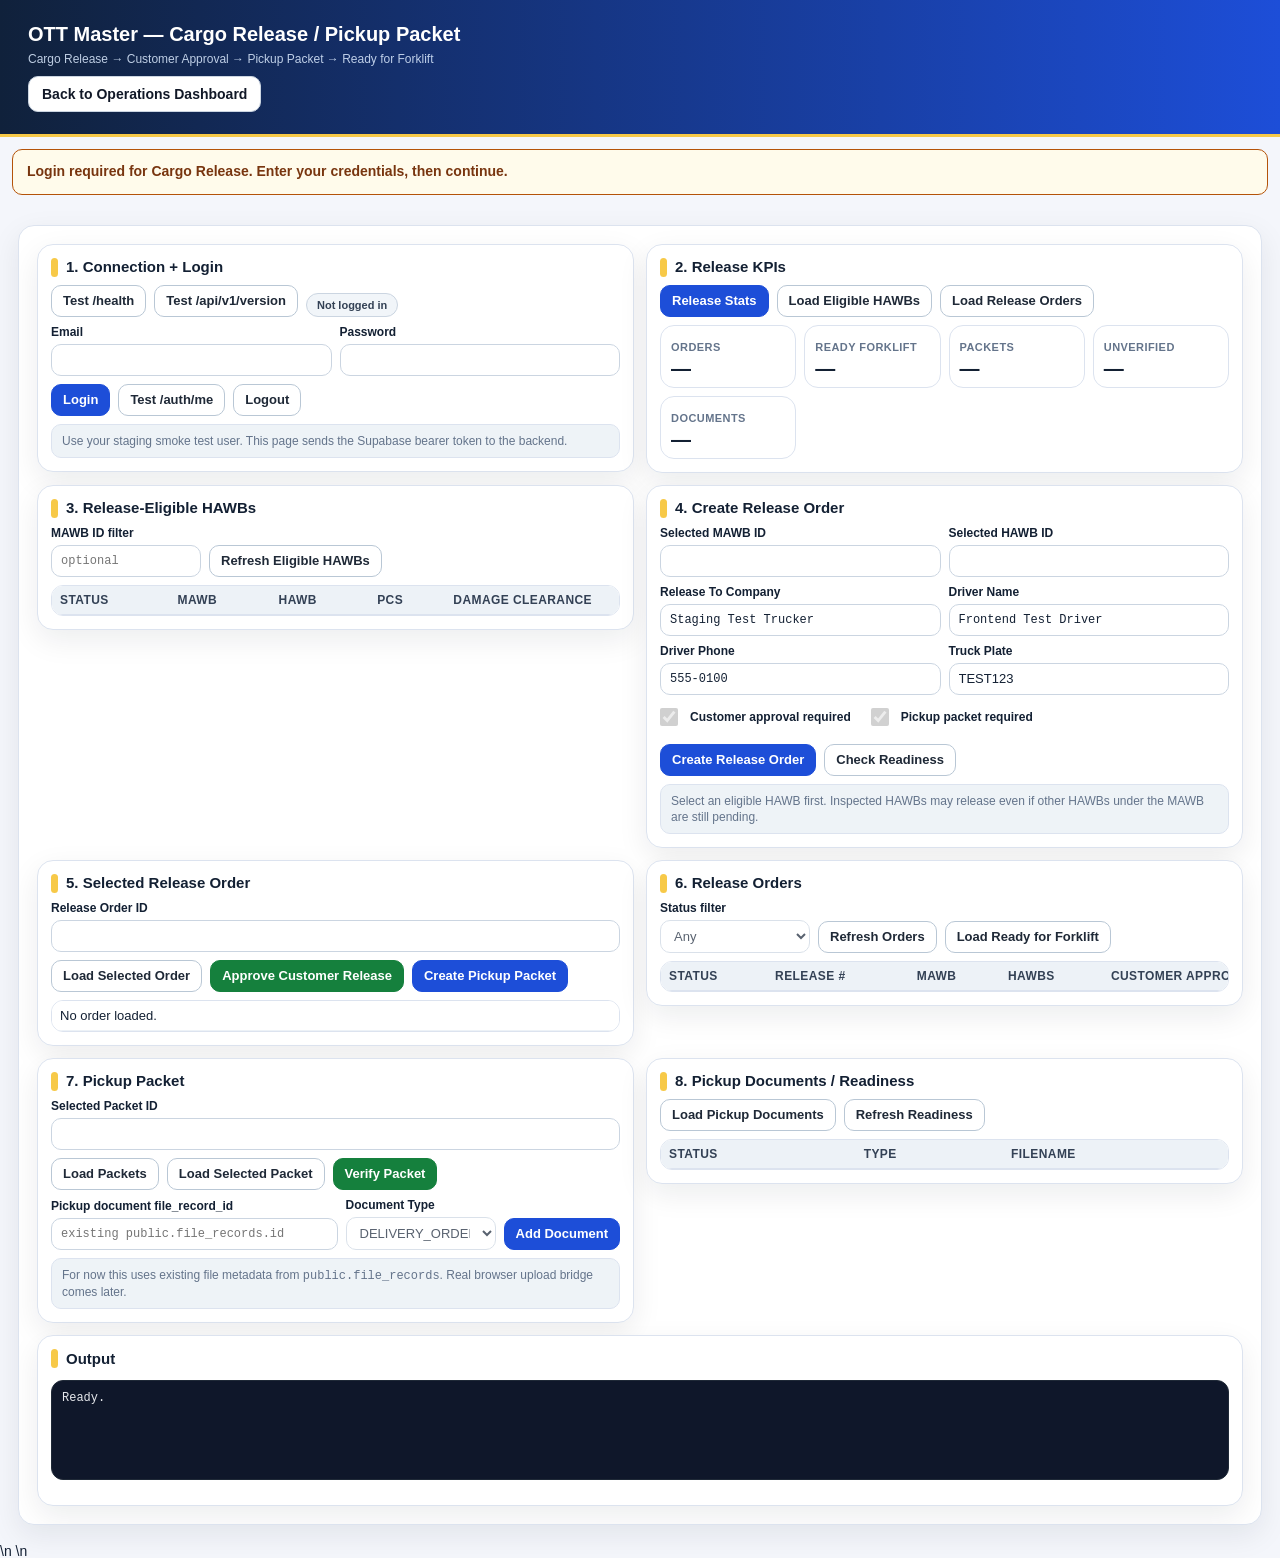
<file: live-server/ui/cargo-release-pickup.html>
<!doctype html>
<html lang="en">
<head>
  <meta charset="utf-8" />
  <meta name="viewport" content="width=device-width, initial-scale=1" />
  <title>OTT Master — Cargo Release / Pickup Packet</title>
  <link rel="stylesheet" href="./phase3g.css" />


<style>
  /* PHASE 8H-A CARGO RELEASE CSS RESET TO CARGO MANAGEMENT STYLE
     Clean replacement CSS copied to match Cargo Management dimensions.
     UI-only. No JS, API, auth, Supabase, backend, or release workflow logic changes. */

  :root {
    --ott-bg: #f4f6fb;
    --ott-card: #ffffff;
    --ott-ink: #132033;
    --ott-muted: #64748b;
    --ott-line: #dce3ef;
    --ott-blue: #1d4ed8;
    --ott-green: #15803d;
    --ott-red: #b91c1c;
    --ott-yellow: #f7c948;
    --ott-shadow: 0 10px 30px rgba(15, 23, 42, 0.08);
  }

  * {
    box-sizing: border-box;
  }

  body {
    margin: 0;
    background: var(--ott-bg);
    color: var(--ott-ink);
    font-family: Arial, Helvetica, sans-serif;
    font-size: 14px;
  }

  header {
    max-width: 1440px;
    margin: 0 auto;
    padding: 22px 28px;
    background: linear-gradient(90deg, #10213b, #1d4ed8);
    color: #ffffff;
    border-bottom: 3px solid var(--ott-yellow);
  }

  header h1 {
    margin: 0;
    font-size: 20px;
    line-height: 1.2;
  }

  header .sub {
    margin-top: 6px;
    font-size: 12px;
    color: #dbeafe;
  }

  .back-link,
  .phase8e-back-link,
  a[href*="operational-integration-dashboard"] {
    display: inline-flex;
    align-items: center;
    justify-content: center;
    min-height: 34px;
    margin-top: 10px;
    padding: 9px 13px;
    border-radius: 10px;
    background: #ffffff;
    color: #111827;
    font-weight: 800;
    text-decoration: none;
    border: 1px solid #cbd5e1;
  }

  .wrap,
  main,
  .page,
  .container {
    max-width: 1440px;
    margin: 0 auto;
  }

  .grid {
    display: grid !important;
    grid-template-columns: repeat(2, minmax(0, 1fr)) !important;
    gap: 18px !important;
    max-width: 1440px !important;
    margin: 0 auto !important;
    padding: 24px !important;
    align-items: start !important;
  }

  .card,
  section.card,
  section {
    display: block !important;
    background: var(--ott-card) !important;
    border: 1px solid var(--ott-line) !important;
    border-radius: 16px !important;
    box-shadow: var(--ott-shadow) !important;
    padding: 18px !important;
    margin: 0 !important;
    min-height: 0 !important;
    height: auto !important;
    max-height: none !important;
    overflow: hidden !important;
    grid-column: auto !important;
    align-content: start !important;
    align-items: start !important;
  }

  .card.wide,
  .card.full,
  section.card.wide,
  section.card.full,
  section:has(.table-wrap),
  .card:has(.table-wrap),
  section:has(table),
  .card:has(table),
  section:has(pre),
  .card:has(pre),
  section:has(#output),
  .card:has(#output) {
    grid-column: 1 / -1 !important;
  }

  h2 {
    margin: 0 0 12px !important;
    font-size: 18px !important;
    line-height: 1.2 !important;
    color: var(--ott-ink) !important;
    display: flex !important;
    align-items: center !important;
    gap: 8px !important;
  }

  h2::before {
    content: "";
    width: 7px;
    height: 19px;
    border-radius: 999px;
    background: var(--ott-yellow);
    flex: 0 0 auto;
  }

  .row {
    display: flex !important;
    flex-wrap: wrap !important;
    gap: 10px !important;
    align-items: flex-end !important;
    align-content: flex-start !important;
    justify-content: flex-start !important;
    margin: 0 0 10px !important;
    min-height: 0 !important;
    height: auto !important;
    padding: 0 !important;
  }

  .field,
  label {
    display: block !important;
    flex: 1 1 220px !important;
    min-width: 180px !important;
    min-height: 0 !important;
    height: auto !important;
    margin: 0 !important;
    padding: 0 !important;
    color: var(--ott-ink) !important;
    font-size: 13px !important;
    font-weight: 800 !important;
  }

  .field.small,
  .inline-label {
    flex: 0 1 180px !important;
    min-width: 150px !important;
  }

  label {
    margin-bottom: 5px !important;
  }

  input,
  select,
  textarea {
    display: block !important;
    position: static !important;
    width: 100% !important;
    min-height: 38px !important;
    height: auto !important;
    margin: 0 !important;
    padding: 10px 11px !important;
    border: 1px solid #cbd5e1 !important;
    border-radius: 10px !important;
    background: #ffffff !important;
    color: var(--ott-ink) !important;
    font-size: 14px !important;
    outline: none !important;
    align-self: auto !important;
    justify-self: auto !important;
  }

  label input,
  label select,
  label textarea {
    margin-top: 5px !important;
  }

  textarea {
    min-height: 76px !important;
    resize: vertical !important;
  }

  input:focus,
  select:focus,
  textarea:focus {
    border-color: var(--ott-blue) !important;
    box-shadow: 0 0 0 3px rgba(29, 78, 216, 0.14) !important;
  }

  button {
    min-height: 38px !important;
    height: auto !important;
    padding: 10px 13px !important;
    border: 1px solid #b9c7d5 !important;
    border-radius: 10px !important;
    background: #ffffff !important;
    color: #1f2937 !important;
    font-size: 14px !important;
    font-weight: 800 !important;
    cursor: pointer !important;
    white-space: nowrap !important;
  }

  button.primary,
  button.blue {
    background: var(--ott-blue) !important;
    border-color: var(--ott-blue) !important;
    color: #ffffff !important;
  }

  button.green {
    background: var(--ott-green) !important;
    border-color: var(--ott-green) !important;
    color: #ffffff !important;
  }

  button.red {
    background: var(--ott-red) !important;
    border-color: var(--ott-red) !important;
    color: #ffffff !important;
  }

  td button {
    min-height: 30px !important;
    padding: 5px 9px !important;
    font-size: 12px !important;
  }

  .help,
  .hint,
  .muted,
  .note {
    margin-top: 9px !important;
    padding: 10px 11px !important;
    border: 1px solid #dce3ef !important;
    border-radius: 10px !important;
    background: #eef3f7 !important;
    color: var(--ott-muted) !important;
    font-size: 13px !important;
    line-height: 1.35 !important;
  }

  .kpi-grid,
  .kpis {
    display: grid !important;
    grid-template-columns: repeat(4, minmax(0, 1fr)) !important;
    gap: 12px !important;
  }

  .kpi {
    min-height: 76px !important;
    height: auto !important;
    padding: 12px !important;
    border: 1px solid var(--ott-line) !important;
    border-radius: 14px !important;
    background: #ffffff !important;
  }

  .kpi .value,
  .kpi b {
    display: block !important;
    font-size: 24px !important;
    line-height: 1 !important;
    color: var(--ott-ink) !important;
  }

  .kpi .label,
  .kpi span {
    display: block !important;
    margin-top: 6px !important;
    color: var(--ott-muted) !important;
    font-size: 11px !important;
    font-weight: 800 !important;
    text-transform: uppercase !important;
    letter-spacing: 0.04em !important;
  }

  .table-wrap {
    width: 100% !important;
    overflow: auto !important;
    border: 1px solid var(--ott-line) !important;
    border-radius: 12px !important;
    background: #ffffff !important;
    max-height: none !important;
    min-height: 0 !important;
    margin: 0 !important;
  }

  table {
    width: 100% !important;
    min-width: 920px !important;
    border-collapse: separate !important;
    border-spacing: 0 !important;
    font-size: 13px !important;
  }

  th {
    position: sticky !important;
    top: 0 !important;
    z-index: 1 !important;
    padding: 10px !important;
    background: #edf2f7 !important;
    color: #334155 !important;
    border-bottom: 1px solid var(--ott-line) !important;
    font-size: 12px !important;
    text-align: left !important;
    text-transform: uppercase !important;
    letter-spacing: 0.035em !important;
    white-space: nowrap !important;
  }

  td {
    padding: 10px !important;
    border-bottom: 1px solid #edf2f7 !important;
    vertical-align: top !important;
    font-size: 13px !important;
  }

  tbody tr:hover {
    background: #f8fafc !important;
  }

  .status-pill,
  .pill,
  .badge {
    display: inline-flex !important;
    align-items: center !important;
    min-height: 22px !important;
    padding: 3px 8px !important;
    border: 1px solid #d0d7de !important;
    border-radius: 999px !important;
    background: #f8fafc !important;
    font-size: 11px !important;
    font-weight: 800 !important;
    white-space: nowrap !important;
  }

  #output,
  pre {
    min-height: 120px !important;
    max-height: 360px !important;
    overflow: auto !important;
    padding: 14px !important;
    border: 1px solid #1f2937 !important;
    border-radius: 12px !important;
    background: #0f172a !important;
    color: #e5e7eb !important;
    font-family: Consolas, Monaco, monospace !important;
    font-size: 12px !important;
    white-space: pre-wrap !important;
  }

  input[id*="mawb" i],
  input[id*="hawb" i],
  input[id*="release" i],
  input[id*="packet" i],
  input[id*="file" i],
  input[id*="id" i] {
    font-family: Consolas, Monaco, monospace !important;
    font-size: 12px !important;
  }

  @media (max-width: 980px) {
    .grid {
      grid-template-columns: 1fr !important;
      padding: 18px !important;
    }

    .card,
    section.card,
    section,
    .card.wide,
    .card.full,
    section.card.wide,
    section.card.full {
      grid-column: 1 / -1 !important;
    }

    .kpi-grid,
    .kpis {
      grid-template-columns: repeat(2, minmax(0, 1fr)) !important;
    }
  }

  @media (max-width: 620px) {
    header {
      padding: 16px 14px !important;
    }

    .grid {
      padding: 14px !important;
    }

    .row {
      display: block !important;
    }

    .field,
    .field.small,
    label {
      width: 100% !important;
      margin-bottom: 8px !important;
    }

    button {
      width: 100% !important;
      margin-bottom: 6px !important;
    }
  }
</style>


<style>
  /* PHASE 8H-B CARGO RELEASE COMPACT CARD ORDER
     Fixes Cargo Release oversized one-card-per-row layout.
     UI-only. No JS, API, auth, Supabase, backend, or release workflow changes. */

  .grid {
    grid-template-columns: repeat(2, minmax(420px, 1fr)) !important;
    gap: 12px !important;
    padding: 18px !important;
    align-items: start !important;
  }

  .grid > section,
  .grid > section.card,
  .grid > .card {
    grid-column: span 1 !important;
    padding: 13px !important;
    min-height: 0 !important;
    height: auto !important;
  }

  /* Full-width operational tables only */
  .grid > section:nth-child(3),
  .grid > section:nth-child(6),
  .grid > section:nth-child(9),
  .grid > section.card:nth-child(3),
  .grid > section.card:nth-child(6),
  .grid > section.card:nth-child(9) {
    grid-column: 1 / -1 !important;
  }

  /* Force paired workflow cards to stay side-by-side */
  .grid > section:nth-child(1),
  .grid > section:nth-child(2),
  .grid > section:nth-child(4),
  .grid > section:nth-child(5),
  .grid > section:nth-child(7),
  .grid > section:nth-child(8),
  .grid > section.card:nth-child(1),
  .grid > section.card:nth-child(2),
  .grid > section.card:nth-child(4),
  .grid > section.card:nth-child(5),
  .grid > section.card:nth-child(7),
  .grid > section.card:nth-child(8) {
    grid-column: span 1 !important;
  }

  h2 {
    margin-bottom: 8px !important;
    font-size: 15px !important;
  }

  .row {
    gap: 8px !important;
    margin-bottom: 8px !important;
  }

  .field,
  label {
    flex: 1 1 190px !important;
    min-width: 150px !important;
    font-size: 12px !important;
  }

  .field.small,
  .inline-label {
    flex: 0 1 150px !important;
    min-width: 125px !important;
  }

  input,
  select,
  textarea {
    min-height: 32px !important;
    padding: 7px 9px !important;
    font-size: 13px !important;
  }

  button {
    min-height: 32px !important;
    padding: 7px 11px !important;
    font-size: 13px !important;
  }

  .help,
  .hint,
  .muted,
  .note {
    padding: 8px 10px !important;
    font-size: 12px !important;
    margin-top: 7px !important;
  }

  .kpis,
  .kpi-grid {
    grid-template-columns: repeat(auto-fit, minmax(120px, 1fr)) !important;
    gap: 8px !important;
  }

  .kpi {
    min-height: 58px !important;
    padding: 9px 10px !important;
  }

  .kpi b,
  .kpi .value {
    font-size: 20px !important;
  }

  .table-wrap {
    max-height: 34vh !important;
  }

  table {
    font-size: 12px !important;
  }

  th,
  td {
    padding: 7px 8px !important;
  }

  td button {
    min-height: 28px !important;
    padding: 4px 8px !important;
    font-size: 12px !important;
  }

  #output,
  pre {
    min-height: 100px !important;
    max-height: 260px !important;
    padding: 10px !important;
    font-size: 12px !important;
  }

  /* Fix checkboxes so they do not become huge gray blocks */
  input[type="checkbox"] {
    width: 18px !important;
    height: 18px !important;
    min-height: 18px !important;
    padding: 0 !important;
    margin: 0 6px 0 0 !important;
    display: inline-block !important;
    vertical-align: middle !important;
  }

  label.check,
  .check {
    display: inline-flex !important;
    align-items: center !important;
    gap: 6px !important;
    min-height: 28px !important;
    width: auto !important;
    flex: 0 1 auto !important;
    padding: 0 !important;
    margin-right: 12px !important;
  }

  @media (max-width: 980px) {
    .grid {
      grid-template-columns: 1fr !important;
      padding: 14px !important;
    }

    .grid > section,
    .grid > section.card,
    .grid > .card {
      grid-column: 1 / -1 !important;
    }
  }
</style>


<style>
  /* PHASE 8H-D LOGIN BADGE COLOR ONLY
     Badge-only CSS. No grid/card/section/row/layout changes. */

  #loginBadge {
    display: inline-flex !important;
    align-items: center !important;
    justify-content: center !important;
    min-height: 24px !important;
    padding: 4px 10px !important;
    border-radius: 999px !important;
    border: 1px solid #cbd5e1 !important;
    background: #f1f5f9 !important;
    color: #334155 !important;
    font-size: 11px !important;
    font-weight: 900 !important;
    white-space: nowrap !important;
  }

  #loginBadge.badge.ok,
  #loginBadge.ok,
  #loginBadge.auth-ok {
    background: #dcfce7 !important;
    color: #166534 !important;
    border-color: #86efac !important;
  }

  #loginBadge.auth-warn {
    background: #fef3c7 !important;
    color: #92400e !important;
    border-color: #fde68a !important;
  }

  #loginBadge.fail,
  #loginBadge.auth-fail,
  #loginBadge.auth-error {
    background: #fee2e2 !important;
    color: #991b1b !important;
    border-color: #fecaca !important;
  }
</style>

</head>
<body data-module-key="release">
  <header>
    <h1>OTT Master — Cargo Release / Pickup Packet</h1>
    <div class="sub">Cargo Release → Customer Approval → Pickup Packet → Ready for Forklift</div>
    <a class="phase8e-back-link" href="./operational-integration-dashboard.html">Back to Operations Dashboard</a>
</header>

  <main>
    <section class="grid">
      <div class="card">
        <h2>1. Connection + Login</h2>
        <div class="row">
          <button id="btnHealth">Test /health</button>
          <button id="btnVersion">Test /api/v1/version</button>
          <span id="loginBadge" class="badge">Not logged in</span>
        </div>
        <div class="row">
          <div class="field"><label>Email</label><input id="email" type="email" autocomplete="username" /></div>
          <div class="field"><label>Password</label><input id="password" type="password" autocomplete="current-password" /></div>
        </div>
        <div class="row">
          <button id="btnLogin" class="primary">Login</button>
          <button id="btnMe">Test /auth/me</button>
          <button id="btnLogout">Logout</button>
        </div>
        <p class="help">Use your staging smoke test user. This page sends the Supabase bearer token to the backend.</p>
      </div>

      <div class="card">
        <h2>2. Release KPIs</h2>
        <div class="row">
          <button id="btnStats" class="blue">Release Stats</button>
          <button id="btnEligible">Load Eligible HAWBs</button>
          <button id="btnOrders">Load Release Orders</button>
        </div>
        <div class="kpi-grid">
          <div class="kpi"><div class="label">Orders</div><div id="kpiOrders" class="value">—</div></div>
          <div class="kpi"><div class="label">Ready Forklift</div><div id="kpiReady" class="value">—</div></div>
          <div class="kpi"><div class="label">Packets</div><div id="kpiPackets" class="value">—</div></div>
          <div class="kpi"><div class="label">Unverified</div><div id="kpiUnverified" class="value">—</div></div>
          <div class="kpi"><div class="label">Documents</div><div id="kpiDocs" class="value">—</div></div>
        </div>
      </div>

      <div class="card wide">
        <h2>3. Release-Eligible HAWBs</h2>
        <div class="row">
          <div class="field small"><label>MAWB ID filter</label><input id="filterMawbId" placeholder="optional" /></div>
          <button id="btnEligible2">Refresh Eligible HAWBs</button>
        </div>
        <div class="table-wrap">
          <table id="eligibleTable"><thead><tr><th>Status</th><th>MAWB</th><th>HAWB</th><th>PCS</th><th>Damage Clearance</th><th>HAWB ID</th><th>Action</th></tr></thead><tbody></tbody></table>
        </div>
      </div>

      <div class="card">
        <h2>4. Create Release Order</h2>
        <div class="row">
          <div class="field"><label>Selected MAWB ID</label><input id="selectedMawbId" /></div>
          <div class="field"><label>Selected HAWB ID</label><input id="selectedHawbId" /></div>
        </div>
        <div class="row">
          <div class="field"><label>Release To Company</label><input id="releaseToCompany" value="Staging Test Trucker" /></div>
          <div class="field"><label>Driver Name</label><input id="releaseDriverName" value="Frontend Test Driver" /></div>
        </div>
        <div class="row">
          <div class="field"><label>Driver Phone</label><input id="releaseDriverPhone" value="555-0100" /></div>
          <div class="field"><label>Truck Plate</label><input id="truckPlate" value="TEST123" /></div>
        </div>
        <div class="row">
          <label class="check"><input id="approvalRequired" type="checkbox" checked /> Customer approval required</label>
          <label class="check"><input id="packetRequired" type="checkbox" checked /> Pickup packet required</label>
        </div>
        <div class="row">
          <button id="btnCreateOrder" class="primary">Create Release Order</button>
          <button id="btnReadiness">Check Readiness</button>
        </div>
        <p class="help">Select an eligible HAWB first. Inspected HAWBs may release even if other HAWBs under the MAWB are still pending.</p>
      </div>

      <div class="card">
        <h2>5. Selected Release Order</h2>
        <div class="row">
          <div class="field"><label>Release Order ID</label><input id="selectedOrderId" /></div>
        </div>
        <div class="row">
          <button id="btnLoadOrder">Load Selected Order</button>
          <button id="btnCustomerApproval" class="green">Approve Customer Release</button>
          <button id="btnCreatePacket" class="primary">Create Pickup Packet</button>
        </div>
        <div class="table-wrap">
          <table id="orderDetailTable"><tbody><tr><td>No order loaded.</td></tr></tbody></table>
        </div>
      </div>

      <div class="card wide">
        <h2>6. Release Orders</h2>
        <div class="row">
          <div class="field small"><label>Status filter</label>
            <select id="orderStatusFilter">
              <option value="">Any</option>
              <option value="DRAFT">DRAFT</option>
              <option value="CUSTOMER_APPROVAL_PENDING">CUSTOMER_APPROVAL_PENDING</option>
              <option value="CUSTOMER_APPROVED">CUSTOMER_APPROVED</option>
              <option value="PICKUP_PACKET_PENDING">PICKUP_PACKET_PENDING</option>
              <option value="PICKUP_PACKET_VERIFIED">PICKUP_PACKET_VERIFIED</option>
              <option value="READY_FOR_FORKLIFT">READY_FOR_FORKLIFT</option>
            </select>
          </div>
          <button id="btnOrders2">Refresh Orders</button>
          <button id="btnReadyOrders">Load Ready for Forklift</button>
        </div>
        <div class="table-wrap">
          <table id="ordersTable"><thead><tr><th>Status</th><th>Release #</th><th>MAWB</th><th>HAWBs</th><th>Customer Approval</th><th>Packet</th><th>Action</th></tr></thead><tbody></tbody></table>
        </div>
      </div>

      <div class="card">
        <h2>7. Pickup Packet</h2>
        <div class="row">
          <div class="field"><label>Selected Packet ID</label><input id="selectedPacketId" /></div>
        </div>
        <div class="row">
          <button id="btnLoadPackets">Load Packets</button>
          <button id="btnLoadPacket">Load Selected Packet</button>
          <button id="btnVerifyPacket" class="green">Verify Packet</button>
        </div>
        <div class="row">
          <div class="field"><label>Pickup document file_record_id</label><input id="pickupFileRecordId" placeholder="existing public.file_records.id" /></div>
          <div class="field small"><label>Document Type</label>
            <select id="documentType">
              <option value="DELIVERY_ORDER">DELIVERY_ORDER</option>
              <option value="RELEASE_AUTHORIZATION">RELEASE_AUTHORIZATION</option>
              <option value="CUSTOMER_APPROVAL">CUSTOMER_APPROVAL</option>
              <option value="EMAIL_APPROVAL">EMAIL_APPROVAL</option>
              <option value="OTHER">OTHER</option>
            </select>
          </div>
          <button id="btnAddDocument" class="primary">Add Document</button>
        </div>
        <p class="help">For now this uses existing file metadata from <code>public.file_records</code>. Real browser upload bridge comes later.</p>
      </div>

      <div class="card">
        <h2>8. Pickup Documents / Readiness</h2>
        <div class="row">
          <button id="btnPickupDocs">Load Pickup Documents</button>
          <button id="btnReadiness2">Refresh Readiness</button>
        </div>
        <div class="table-wrap">
          <table id="documentsTable"><thead><tr><th>Status</th><th>Type</th><th>Filename</th><th>Required</th><th>ID</th></tr></thead><tbody></tbody></table>
        </div>
      </div>

      <div class="card wide">
        <h2>Output</h2>
        <pre id="output">Ready.</pre>
      </div>
    </section>
  </main>

  <script src="../ott-config.js"></script>
  <script src="../api/ott-api-client.js"></script>
  <script src="../auth/ott-auth.js"></script>
  <script src="../auth/ott-permissions.js"></script>
  <script src="../auth/ott-page-guard.js"></script>
  <script src="./cargo-release-pickup.js"></script>


\n
<!-- PHASE 8C ENTER LOGIN SHORTCUT FINAL START -->
<script>
(function () {
  if (window.__phase8cEnterLoginFinalInstalled) return;
  window.__phase8cEnterLoginFinalInstalled = true;

  function isLoginInput(target) {
    if (!target) return false;

    var id = String(target.id || "").toLowerCase();
    var type = String(target.type || "").toLowerCase();

    return id === "email" || id === "password" || type === "email" || type === "password";
  }

  function clickLoginButton() {
    var loginBtn = document.getElementById("btnLogin");
    if (!loginBtn || loginBtn.disabled) return false;

    loginBtn.dispatchEvent(new MouseEvent("click", {
      bubbles: true,
      cancelable: true,
      view: window
    }));

    return true;
  }

  function handleEnter(event) {
    var key = event.key || event.code || "";
    var isEnter = key === "Enter" || key === "NumpadEnter" || event.keyCode === 13;

    if (!isEnter) return;
    if (!isLoginInput(event.target)) return;

    event.preventDefault();
    event.stopPropagation();
    event.stopImmediatePropagation();

    clickLoginButton();
  }

  document.addEventListener("keydown", handleEnter, true);
  document.addEventListener("keypress", handleEnter, true);
})();
</script>
<!-- PHASE 8C ENTER LOGIN SHORTCUT FINAL END -->
\n</body>
</html>
</file>
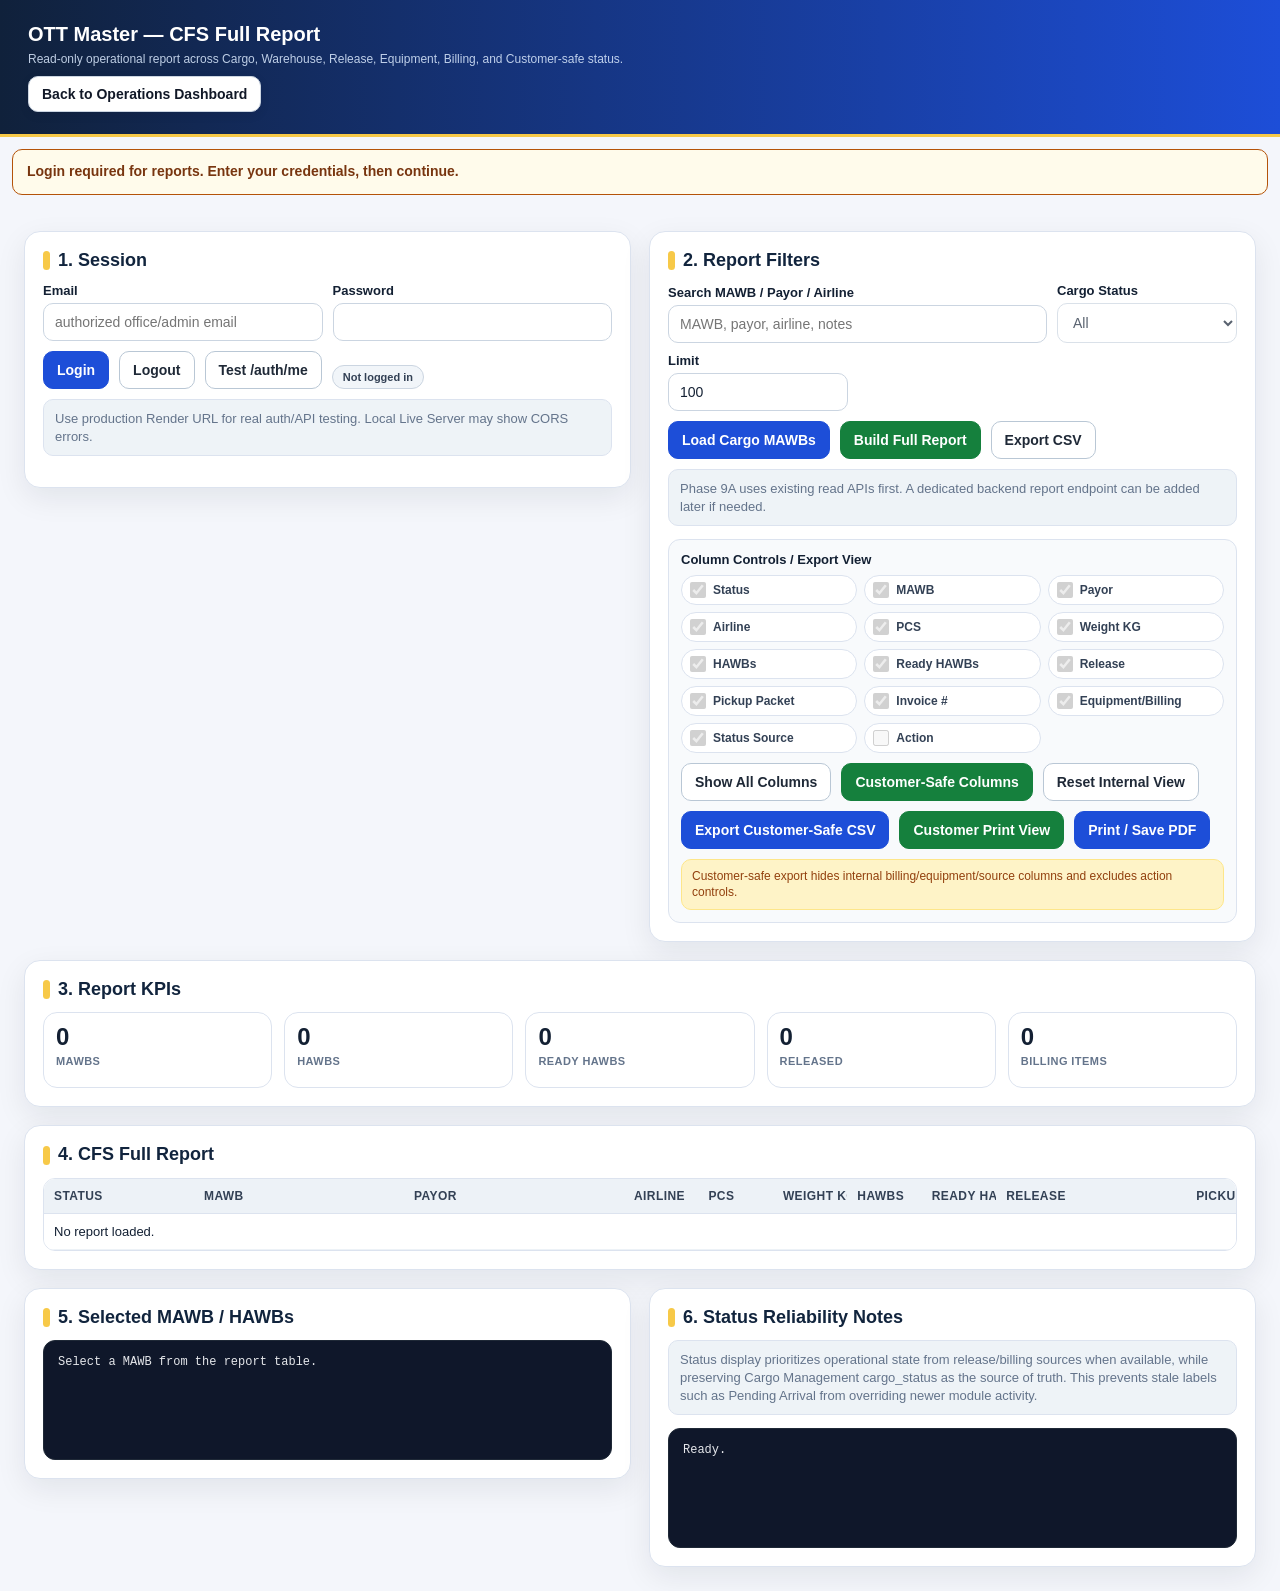
<file: live-server/ui/cfs-full-report.html>
<!doctype html>
<html lang="en">
<head>
  <meta charset="utf-8" />
  <meta name="viewport" content="width=device-width,initial-scale=1" />
  <title>OTT Master — CFS Full Report</title>
  <link rel="stylesheet" href="./phase3e.css" />
  <style>
    /* PHASE 9A-B CFS FULL REPORT READ ONLY PAGE
       Read-only frontend aggregation report. No backend/API/auth/Supabase changes. */

    :root {
      --ott-bg:#f4f6fb;
      --ott-card:#ffffff;
      --ott-ink:#132033;
      --ott-muted:#64748b;
      --ott-line:#dce3ef;
      --ott-blue:#1d4ed8;
      --ott-green:#15803d;
      --ott-red:#b91c1c;
      --ott-yellow:#f7c948;
      --ott-shadow:0 10px 30px rgba(15,23,42,.08);
    }

    * { box-sizing:border-box; }

    body {
      margin:0;
      background:var(--ott-bg);
      color:var(--ott-ink);
      font-family:Arial, Helvetica, sans-serif;
      font-size:14px;
    }

    header {
      max-width:1440px;
      margin:0 auto;
      padding:22px 28px;
      background:linear-gradient(90deg,#10213b,#1d4ed8);
      color:#fff;
      border-bottom:3px solid var(--ott-yellow);
    }

    h1 { margin:0; font-size:20px; line-height:1.2; }
    .sub { margin-top:6px; font-size:12px; color:#dbeafe; }

    .back-link {
      display:inline-flex;
      align-items:center;
      justify-content:center;
      min-height:34px;
      margin-top:10px;
      padding:9px 13px;
      border-radius:10px;
      background:#fff;
      color:#111827;
      font-weight:800;
      text-decoration:none;
      border:1px solid #cbd5e1;
      box-shadow:0 3px 10px rgba(15,23,42,.10);
    }

    .grid {
      display:grid;
      grid-template-columns:repeat(2,minmax(0,1fr));
      gap:18px;
      max-width:1440px;
      margin:0 auto;
      padding:24px;
      align-items:start;
    }

    .card {
      background:var(--ott-card);
      border:1px solid var(--ott-line);
      border-radius:16px;
      box-shadow:var(--ott-shadow);
      padding:18px;
      overflow:hidden;
      min-height:0;
    }

    .card.full { grid-column:1 / -1; }

    h2 {
      margin:0 0 12px;
      font-size:18px;
      line-height:1.2;
      display:flex;
      align-items:center;
      gap:8px;
    }

    h2::before {
      content:"";
      width:7px;
      height:19px;
      border-radius:999px;
      background:var(--ott-yellow);
      flex:0 0 auto;
    }

    .row {
      display:flex;
      flex-wrap:wrap;
      gap:10px;
      align-items:flex-end;
      margin:0 0 10px;
    }

    label, .field {
      display:block;
      flex:1 1 220px;
      min-width:180px;
      margin:0;
      color:var(--ott-ink);
      font-size:13px;
      font-weight:800;
    }

    .field.small, .inline-label {
      flex:0 1 180px;
      min-width:150px;
    }

    input, select, textarea {
      display:block;
      width:100%;
      min-height:38px;
      margin-top:5px;
      padding:10px 11px;
      border:1px solid #cbd5e1;
      border-radius:10px;
      background:#fff;
      color:var(--ott-ink);
      font-size:14px;
      outline:none;
    }

    button {
      min-height:38px;
      padding:10px 13px;
      border:1px solid #b9c7d5;
      border-radius:10px;
      background:#fff;
      color:#1f2937;
      font-size:14px;
      font-weight:800;
      cursor:pointer;
      white-space:nowrap;
    }

    button.primary, button.blue {
      background:var(--ott-blue);
      border-color:var(--ott-blue);
      color:#fff;
    }

    button.green {
      background:var(--ott-green);
      border-color:var(--ott-green);
      color:#fff;
    }

    .hint, .muted {
      margin-top:9px;
      padding:10px 11px;
      border:1px solid var(--ott-line);
      border-radius:10px;
      background:#eef3f7;
      color:var(--ott-muted);
      font-size:13px;
      line-height:1.35;
    }

    .kpis {
      display:grid;
      grid-template-columns:repeat(auto-fit,minmax(135px,1fr));
      gap:12px;
    }

    .kpi {
      min-height:76px;
      padding:12px;
      border:1px solid var(--ott-line);
      border-radius:14px;
      background:#fff;
    }

    .kpi b {
      display:block;
      font-size:24px;
      line-height:1;
      color:var(--ott-ink);
    }

    .kpi span {
      display:block;
      margin-top:6px;
      color:var(--ott-muted);
      font-size:11px;
      font-weight:800;
      text-transform:uppercase;
      letter-spacing:.04em;
    }

    .table-wrap {
      width:100%;
      overflow:auto;
      border:1px solid var(--ott-line);
      border-radius:12px;
      background:#fff;
      max-height:62vh;
    }

    table {
      width:100%;
      min-width:1280px;
      border-collapse:separate;
      border-spacing:0;
      font-size:13px;
    }

    th {
      position:sticky;
      top:0;
      z-index:1;
      padding:10px;
      background:#edf2f7;
      color:#334155;
      border-bottom:1px solid var(--ott-line);
      font-size:12px;
      text-align:left;
      text-transform:uppercase;
      letter-spacing:.035em;
      white-space:nowrap;
    }

    td {
      padding:10px;
      border-bottom:1px solid #edf2f7;
      vertical-align:top;
      font-size:13px;
    }

    tbody tr:hover { background:#f8fafc; }

    td button {
      min-height:30px;
      padding:5px 9px;
      font-size:12px;
    }

    .status-pill, .pill {
      display:inline-flex;
      align-items:center;
      min-height:22px;
      padding:3px 8px;
      border:1px solid #d0d7de;
      border-radius:999px;
      background:#f8fafc;
      font-size:11px;
      font-weight:800;
      white-space:nowrap;
    }

    .status-new { background:#dbeafe; color:#1d4ed8; border-color:#93c5fd; }
    .status-ready { background:#dcfce7; color:#166534; border-color:#86efac; }
    .status-warn { background:#fef3c7; color:#92400e; border-color:#fde68a; }
    .status-block { background:#fee2e2; color:#991b1b; border-color:#fecaca; }

    #loginBadge {
      display:inline-flex;
      align-items:center;
      justify-content:center;
      min-height:24px;
      padding:4px 10px;
      border-radius:999px;
      border:1px solid #cbd5e1;
      background:#f1f5f9;
      color:#334155;
      font-size:11px;
      font-weight:900;
      white-space:nowrap;
    }

    #loginBadge.ok {
      background:#dcfce7;
      color:#166534;
      border-color:#86efac;
    }

    #detailBox, #output {
      min-height:120px;
      max-height:360px;
      overflow:auto;
      padding:14px;
      border:1px solid #1f2937;
      border-radius:12px;
      background:#0f172a;
      color:#e5e7eb;
      font-family:Consolas, Monaco, monospace;
      font-size:12px;
      white-space:pre-wrap;
    }

    @media (max-width:980px) {
      .grid { grid-template-columns:1fr; padding:18px; }
      .card, .card.full { grid-column:1 / -1; }
    }
  </style>

  <style>
    /* PHASE 9A-H CFS REPORT TABLE OVERLAP FIX
       Table-only fix. No API/auth/backend/report logic changes. */

    #reportTable {
      min-width: 1680px !important;
      table-layout: fixed !important;
    }

    #reportTable th,
    #reportTable td {
      vertical-align: top !important;
      overflow: hidden !important;
    }

    #reportTable th:nth-child(1),
    #reportTable td:nth-child(1) {
      width: 150px !important;
      min-width: 150px !important;
    }

    #reportTable th:nth-child(2),
    #reportTable td:nth-child(2) {
      width: 210px !important;
      min-width: 210px !important;
    }

    #reportTable th:nth-child(3),
    #reportTable td:nth-child(3) {
      width: 220px !important;
      min-width: 220px !important;
      white-space: normal !important;
    }

    #reportTable th:nth-child(9),
    #reportTable td:nth-child(9) {
      width: 190px !important;
      min-width: 190px !important;
      white-space: normal !important;
    }

    #reportTable th:nth-child(12),
    #reportTable td:nth-child(12) {
      width: 240px !important;
      min-width: 240px !important;
      white-space: normal !important;
    }

    .cfs-mawb-number {
      display: block !important;
      font-weight: 900 !important;
      color: #132033 !important;
      line-height: 1.2 !important;
      margin-bottom: 4px !important;
      white-space: nowrap !important;
      overflow: hidden !important;
      text-overflow: ellipsis !important;
    }

    .cfs-row-id {
      display: block !important;
      width: 100% !important;
      max-width: 190px !important;
      margin: 0 !important;
      padding: 0 !important;
      border: 0 !important;
      background: transparent !important;
      color: #64748b !important;
      font-family: Consolas, Monaco, monospace !important;
      font-size: 11px !important;
      line-height: 1.25 !important;
      white-space: nowrap !important;
      overflow: hidden !important;
      text-overflow: ellipsis !important;
    }

    .cfs-release-cell,
    .cfs-equipment-cell {
      display: block !important;
      white-space: normal !important;
      line-height: 1.25 !important;
    }
  </style>


  <style>
    /* PHASE 9B-A CFS REPORT COLUMN CONTROLS CUSTOMER SAFE EXPORT
       Column controls/export only. No API/auth/backend/report logic changes. */

    .column-tools {
      margin-top: 12px;
      border: 1px solid var(--ott-line);
      border-radius: 12px;
      background: #f8fafc;
      padding: 12px;
    }

    .column-tools-title {
      margin: 0 0 8px;
      color: var(--ott-ink);
      font-size: 13px;
      font-weight: 900;
    }

    .column-controls-grid {
      display: grid;
      grid-template-columns: repeat(auto-fit, minmax(145px, 1fr));
      gap: 7px;
      margin: 8px 0 10px;
    }

    .column-option {
      display: inline-flex !important;
      align-items: center;
      gap: 7px;
      min-width: 0 !important;
      min-height: 30px;
      padding: 6px 8px;
      border: 1px solid #dce3ef;
      border-radius: 999px;
      background: #ffffff;
      color: #334155;
      font-size: 12px !important;
      font-weight: 800 !important;
      cursor: pointer;
      user-select: none;
    }

    .column-option input[type="checkbox"] {
      width: 16px !important;
      height: 16px !important;
      min-height: 16px !important;
      margin: 0 !important;
      padding: 0 !important;
    }

    .column-safe-note {
      margin-top: 8px;
      padding: 8px 10px;
      border: 1px solid #fde68a;
      border-radius: 10px;
      background: #fef3c7;
      color: #92400e;
      font-size: 12px;
      line-height: 1.35;
    }

    .customer-safe-active {
      outline: 3px solid rgba(21, 128, 61, 0.18);
    }
  </style>


  <style>
    /* PHASE 9C-A CFS REPORT CUSTOMER PRINT VIEW
       Print/customer view only. No API/auth/backend/report data logic changes. */

    .print-report-header {
      display: none;
      margin: 0 0 14px;
      padding: 16px 18px;
      border: 1px solid #dce3ef;
      border-radius: 14px;
      background: #ffffff;
      color: #132033;
    }

    .print-report-header h1 {
      margin: 0;
      color: #132033;
      font-size: 22px;
      line-height: 1.2;
    }

    .print-report-meta {
      display: grid;
      grid-template-columns: repeat(4, minmax(0, 1fr));
      gap: 8px;
      margin-top: 12px;
      font-size: 12px;
      color: #334155;
    }

    .print-report-meta div {
      border: 1px solid #e2e8f0;
      border-radius: 10px;
      padding: 8px 10px;
      background: #f8fafc;
    }

    .print-report-meta b {
      display: block;
      margin-bottom: 3px;
      color: #64748b;
      font-size: 10px;
      text-transform: uppercase;
      letter-spacing: .04em;
    }

    .print-tools-note {
      margin-top: 8px;
      padding: 8px 10px;
      border: 1px solid #bbf7d0;
      border-radius: 10px;
      background: #dcfce7;
      color: #166534;
      font-size: 12px;
      line-height: 1.35;
    }

    body.customer-print-mode .print-report-header {
      display: block;
    }

    body.customer-print-mode #reportTable th:nth-child(11),
    body.customer-print-mode #reportTable td:nth-child(11),
    body.customer-print-mode #reportTable th:nth-child(12),
    body.customer-print-mode #reportTable td:nth-child(12),
    body.customer-print-mode #reportTable th:nth-child(13),
    body.customer-print-mode #reportTable td:nth-child(13),
    body.customer-print-mode #reportTable th:nth-child(14),
    body.customer-print-mode #reportTable td:nth-child(14) {
      display: none !important;
    }

    @media print {
      @page {
        size: landscape;
        margin: 0.35in;
      }

      body {
        background: #ffffff !important;
        color: #111827 !important;
        font-size: 10px !important;
      }

      header,
      .card:nth-child(1),
      .card:nth-child(2),
      .card:nth-child(3),
      .card:nth-child(5),
      .card:nth-child(6),
      #columnTools,
      #detailBox,
      #output,
      button,
      .back-link {
        display: none !important;
      }

      .grid {
        display: block !important;
        max-width: none !important;
        width: 100% !important;
        margin: 0 !important;
        padding: 0 !important;
      }

      .card,
      .card.full {
        display: block !important;
        border: 0 !important;
        box-shadow: none !important;
        padding: 0 !important;
        margin: 0 !important;
        border-radius: 0 !important;
      }

      .print-report-header {
        display: block !important;
        border: 0 !important;
        border-bottom: 2px solid #111827 !important;
        border-radius: 0 !important;
        padding: 0 0 10px !important;
        margin: 0 0 10px !important;
      }

      .print-report-header h1 {
        font-size: 18px !important;
      }

      .print-report-meta {
        grid-template-columns: repeat(4, 1fr) !important;
        gap: 5px !important;
        font-size: 9px !important;
      }

      .print-report-meta div {
        padding: 5px 6px !important;
        border-radius: 0 !important;
        background: #ffffff !important;
      }

      .table-wrap {
        max-height: none !important;
        overflow: visible !important;
        border: 0 !important;
        border-radius: 0 !important;
      }

      #reportTable {
        width: 100% !important;
        min-width: 0 !important;
        table-layout: fixed !important;
        font-size: 8.5px !important;
      }

      #reportTable th,
      #reportTable td {
        padding: 4px 5px !important;
        border: 1px solid #cbd5e1 !important;
        white-space: normal !important;
        overflow: hidden !important;
        text-overflow: clip !important;
        line-height: 1.2 !important;
      }

      #reportTable th {
        position: static !important;
        background: #e5e7eb !important;
        color: #111827 !important;
        font-size: 8px !important;
      }

      #reportTable th:nth-child(11),
      #reportTable td:nth-child(11),
      #reportTable th:nth-child(12),
      #reportTable td:nth-child(12),
      #reportTable th:nth-child(13),
      #reportTable td:nth-child(13),
      #reportTable th:nth-child(14),
      #reportTable td:nth-child(14) {
        display: none !important;
      }

      .status-pill,
      .pill {
        border: 0 !important;
        background: transparent !important;
        color: #111827 !important;
        padding: 0 !important;
        min-height: 0 !important;
        font-size: 8.5px !important;
        font-weight: 800 !important;
      }

      .cfs-row-id {
        display: none !important;
      }

      .cfs-mawb-number {
        white-space: normal !important;
        color: #111827 !important;
      }
    }
  </style>

</head>
<body data-module-key="reports">
  <header>
    <h1>OTT Master — CFS Full Report</h1>
    <div class="sub">Read-only operational report across Cargo, Warehouse, Release, Equipment, Billing, and Customer-safe status.</div>
    <a class="back-link" href="./operational-integration-dashboard.html">Back to Operations Dashboard</a>
  </header>

  <main class="grid">
    <section class="card">
      <h2>1. Session</h2>
      <div class="row">
        <label>Email<input id="email" type="email" autocomplete="username" placeholder="authorized office/admin email" /></label>
        <label>Password<input id="password" type="password" autocomplete="current-password" /></label>
      </div>
      <div class="row">
        <button id="btnLogin" class="primary">Login</button>
        <button id="btnLogout">Logout</button>
        <button id="btnMe">Test /auth/me</button>
        <span id="loginBadge" class="badge">Not logged in</span>
      </div>
      <p class="hint">Use production Render URL for real auth/API testing. Local Live Server may show CORS errors.</p>
    </section>

    <section class="card">
      <h2>2. Report Filters</h2>
      <div class="row">
        <label>Search MAWB / Payor / Airline<input id="q" placeholder="MAWB, payor, airline, notes" /></label>
        <label class="field small">Cargo Status<select id="statusFilter"><option value="">All</option><option>NEW</option><option>WAREHOUSE_INSPECTION</option><option>READY_FOR_RELEASE</option><option>RELEASED</option></select></label>
        <label class="field small">Limit<input id="limit" type="number" min="10" max="250" value="100" /></label>
      </div>
      <div class="row">
        <button id="btnLoadCargo" class="blue">Load Cargo MAWBs</button>
        <button id="btnBuildReport" class="green">Build Full Report</button>
        <button id="btnExportCsv">Export CSV</button>
      </div>
      <p class="hint">Phase 9A uses existing read APIs first. A dedicated backend report endpoint can be added later if needed.</p>

      <div class="column-tools" id="columnTools">
        <div class="column-tools-title">Column Controls / Export View</div>
        <div id="columnControlsGrid" class="column-controls-grid"></div>
        <div class="row">
          <button id="btnShowAllColumns" type="button">Show All Columns</button>
          <button id="btnCustomerSafeColumns" type="button" class="green">Customer-Safe Columns</button>
          <button id="btnResetInternalColumns" type="button">Reset Internal View</button>
          <button id="btnExportCustomerCsv" type="button" class="primary">Export Customer-Safe CSV</button>

          <button id="btnCustomerPrintView" type="button" class="green">Customer Print View</button>
          <button id="btnPrintCustomerReport" type="button" class="primary">Print / Save PDF</button>
        </div>
        <div class="column-safe-note">
          Customer-safe export hides internal billing/equipment/source columns and excludes action controls.
        </div>
      </div>
    </section>

    <section class="card full">
      <h2>3. Report KPIs</h2>
      <div class="kpis">
        <div class="kpi"><b id="kpiMawbs">0</b><span>MAWBs</span></div>
        <div class="kpi"><b id="kpiHawbs">0</b><span>HAWBs</span></div>
        <div class="kpi"><b id="kpiReady">0</b><span>Ready HAWBs</span></div>
        <div class="kpi"><b id="kpiReleased">0</b><span>Released</span></div>
        <div class="kpi"><b id="kpiBilling">0</b><span>Billing Items</span></div>
      </div>
    </section>

    <section class="card full">
      <h2>4. CFS Full Report</h2>

      <div id="printReportHeader" class="print-report-header">
        <h1>On Time Truckers — CFS Full Report</h1>
        <div class="print-report-meta">
          <div><b>Report Date</b><span id="printReportDate">—</span></div>
          <div><b>Report View</b><span>Customer-Safe</span></div>
          <div><b>Total MAWBs</b><span id="printTotalMawbs">0</span></div>
          <div><b>Total HAWBs</b><span id="printTotalHawbs">0</span></div>
        </div>
      </div>
      <div class="table-wrap">
        <table id="reportTable">
          <thead>
            <tr>
              <th>Status</th>
              <th>MAWB</th>
              <th>Payor</th>
              <th>Airline</th>
              <th>PCS</th>
              <th>Weight KG</th>
              <th>HAWBs</th>
              <th>Ready HAWBs</th>
              <th>Release</th>
              <th>Pickup Packet</th>
              <th>Invoice #</th>
              <th>Equipment/Billing</th>
              <th>Status Source</th>
              <th>Action</th>
            </tr>
          </thead>
          <tbody><tr><td colspan="14">No report loaded.</td></tr></tbody>
        </table>
      </div>
    </section>

    <section class="card">
      <h2>5. Selected MAWB / HAWBs</h2>
      <div id="detailBox">Select a MAWB from the report table.</div>
    </section>

    <section class="card">
      <h2>6. Status Reliability Notes</h2>
      <p class="hint">
        Status display prioritizes operational state from release/billing sources when available, while preserving Cargo Management cargo_status as the source of truth. This prevents stale labels such as Pending Arrival from overriding newer module activity.
      </p>
      <div id="output">Ready.</div>
    </section>
  </main>

  
<!-- PHASE 9A-C2 COPY WORKING AUTH LOADER FROM CARGO START -->
<!-- PHASE 9A-C2 COPY WORKING AUTH LOADER FROM CARGO END -->

<!-- PHASE 9A-G FORCE CORRECT CFS REPORT SCRIPT STACK START -->
  <script src="../ott-config.js?v=phase9ag"></script>
  <script src="../api/ott-api-client.js?v=phase9ag"></script>
  <script src="../auth/ott-auth.js?v=phase9ag"></script>
  <script src="../auth/ott-permissions.js?v=phase9ag"></script>
  <script src="../auth/ott-page-guard.js?v=phase9ag"></script>
  <script src="./cfs-full-report.js?v=phase9ag"></script>
<!-- PHASE 9A-G FORCE CORRECT CFS REPORT SCRIPT STACK END -->
</body>
</html>
</file>
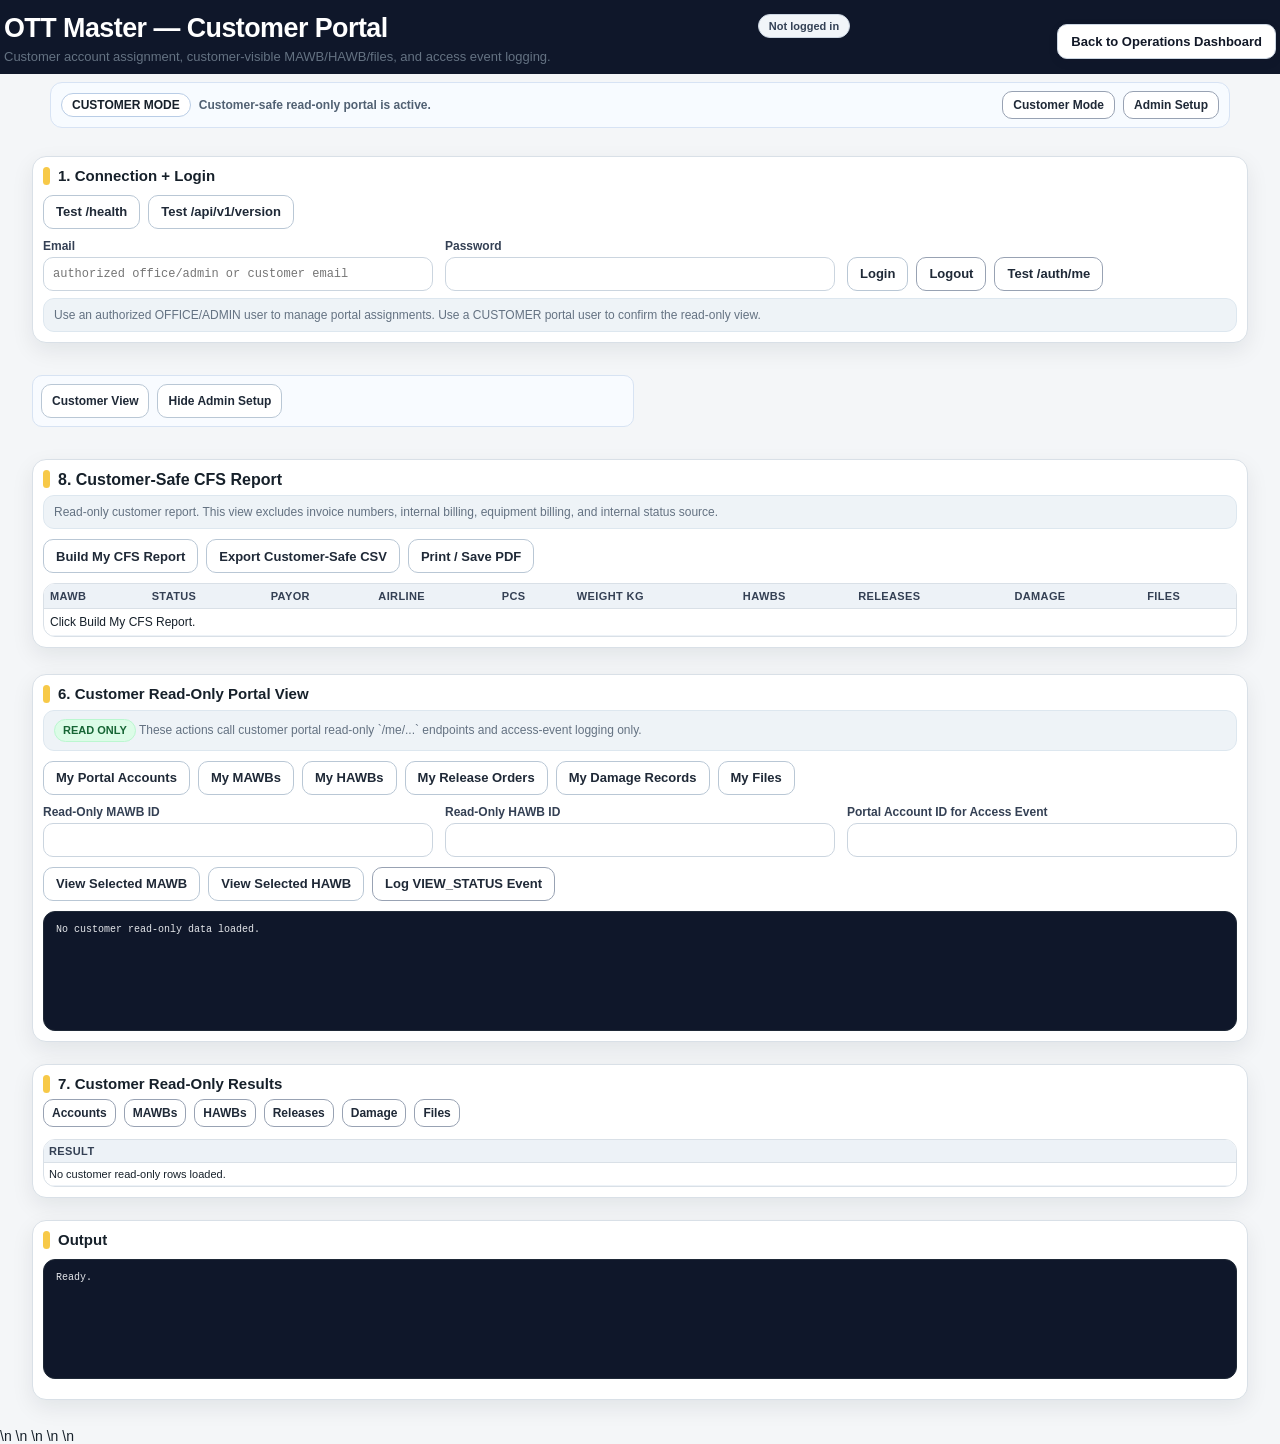
<file: live-server/ui/customer-portal.html>
<!doctype html>
<html lang="en">
<head>
  <meta charset="utf-8" />
  <meta name="viewport" content="width=device-width, initial-scale=1" />
  <title>OTT Master — Customer Portal</title>
  <link rel="stylesheet" href="./phase3k.css" />

  <style>
    /* PHASE 8E-J CUSTOMER PORTAL UI POLISH
       UI-only polish. No API, auth, Supabase, service role, token, password, or backend changes. */

    :root {
      --ott-bg: #f4f6f8;
      --ott-card: #ffffff;
      --ott-border: #d9e0e7;
      --ott-soft: #eef3f7;
      --ott-text: #16202a;
      --ott-muted: #647282;
      --ott-blue: #1769aa;
      --ott-green: #1f7a42;
      --ott-red: #b42318;
      --ott-yellow: #f7c948;
      --ott-radius: 14px;
      --ott-shadow: 0 8px 22px rgba(15, 23, 42, 0.08);
    }

    * { box-sizing: border-box; }

    body[data-module-key="customerPortal"] {
      margin: 0;
      background: var(--ott-bg);
      color: var(--ott-text);
      font-family: Arial, Helvetica, sans-serif;
      font-size: 14px;
    }

    body[data-module-key="customerPortal"] .wrap,
    body[data-module-key="customerPortal"] main,
    body[data-module-key="customerPortal"] .page,
    body[data-module-key="customerPortal"] .container {
      width: min(1440px, calc(100vw - 28px));
      max-width: 1440px;
      margin: 0 auto;
    }

    body[data-module-key="customerPortal"] header,
    body[data-module-key="customerPortal"] .header {
      padding: 14px 4px 10px;
    }

    body[data-module-key="customerPortal"] h1 {
      margin: 0;
      font-size: clamp(22px, 2.1vw, 31px);
      line-height: 1.1;
      letter-spacing: -0.02em;
    }

    body[data-module-key="customerPortal"] header p,
    body[data-module-key="customerPortal"] .sub {
      margin: 5px 0 0;
      color: var(--ott-muted);
      font-size: 13px;
    }

    body[data-module-key="customerPortal"] .phase8ej-customer-strip {
      display: grid;
      grid-template-columns: repeat(5, minmax(150px, 1fr));
      gap: 8px;
      width: min(1440px, calc(100vw - 28px));
      margin: 10px auto 12px;
    }

    body[data-module-key="customerPortal"] .phase8ej-step {
      background: #fff;
      border: 1px solid var(--ott-border);
      border-radius: 12px;
      padding: 8px 10px;
      box-shadow: 0 4px 14px rgba(15, 23, 42, 0.05);
      font-size: 12px;
      font-weight: 800;
      color: #344054;
      text-align: center;
    }

    body[data-module-key="customerPortal"] .grid,
    body[data-module-key="customerPortal"] .cards,
    body[data-module-key="customerPortal"] .main-grid,
    body[data-module-key="customerPortal"] .layout {
      display: grid !important;
      grid-template-columns: repeat(2, minmax(420px, 1fr)) !important;
      gap: 12px !important;
      align-items: start !important;
      width: min(1440px, calc(100vw - 28px)) !important;
      margin: 0 auto !important;
    }

    body[data-module-key="customerPortal"] section,
    body[data-module-key="customerPortal"] .card,
    body[data-module-key="customerPortal"] .panel {
      background: var(--ott-card);
      border: 1px solid var(--ott-border);
      border-radius: var(--ott-radius);
      padding: 13px;
      box-shadow: var(--ott-shadow);
      overflow: hidden;
      min-width: 0;
      margin-bottom: 12px;
    }

    body[data-module-key="customerPortal"] section:has(.table-wrap),
    body[data-module-key="customerPortal"] .card:has(.table-wrap),
    body[data-module-key="customerPortal"] .panel:has(.table-wrap),
    body[data-module-key="customerPortal"] section:has(#readOnlyDetail),
    body[data-module-key="customerPortal"] section:has(#output) {
      grid-column: 1 / -1 !important;
    }

    body[data-module-key="customerPortal"] h2 {
      margin: 0 0 9px;
      font-size: 15px;
      line-height: 1.2;
      display: flex;
      align-items: center;
      gap: 8px;
    }

    body[data-module-key="customerPortal"] h2::before {
      content: "";
      width: 7px;
      height: 18px;
      border-radius: 99px;
      background: var(--ott-yellow);
      flex: 0 0 auto;
    }

    body[data-module-key="customerPortal"] .row {
      display: flex;
      flex-wrap: wrap;
      gap: 8px;
      align-items: end;
      margin-bottom: 8px;
    }

    body[data-module-key="customerPortal"] label,
    body[data-module-key="customerPortal"] .field {
      flex: 1 1 220px;
      min-width: 180px;
      margin: 0;
      display: block;
      color: #344054;
      font-size: 12px;
      font-weight: 800;
    }

    body[data-module-key="customerPortal"] .inline-label,
    body[data-module-key="customerPortal"] .field.small {
      flex: 0 1 190px;
      min-width: 150px;
    }

    body[data-module-key="customerPortal"] input,
    body[data-module-key="customerPortal"] select,
    body[data-module-key="customerPortal"] textarea {
      width: 100%;
      min-height: 34px;
      border: 1px solid #cbd5df;
      border-radius: 10px;
      background: #fff;
      color: var(--ott-text);
      padding: 7px 9px;
      font-size: 13px;
      outline: none;
      margin-top: 4px;
    }

    body[data-module-key="customerPortal"] textarea {
      min-height: 64px;
      resize: vertical;
    }

    body[data-module-key="customerPortal"] input:focus,
    body[data-module-key="customerPortal"] select:focus,
    body[data-module-key="customerPortal"] textarea:focus {
      border-color: var(--ott-blue);
      box-shadow: 0 0 0 3px rgba(23, 105, 170, 0.14);
    }

    body[data-module-key="customerPortal"] button {
      min-height: 34px;
      border: 1px solid #b9c7d5;
      border-radius: 10px;
      background: #ffffff;
      color: #1f2937;
      padding: 7px 12px;
      font-size: 13px;
      font-weight: 800;
      cursor: pointer;
      white-space: nowrap;
      max-width: 100%;
      overflow: hidden;
      text-overflow: ellipsis;
    }

    body[data-module-key="customerPortal"] button:hover {
      filter: brightness(0.98);
      transform: translateY(-1px);
    }

    body[data-module-key="customerPortal"] button.primary,
    body[data-module-key="customerPortal"] button.blue {
      background: var(--ott-blue);
      border-color: var(--ott-blue);
      color: #fff;
    }

    body[data-module-key="customerPortal"] button.secondary,
    body[data-module-key="customerPortal"] .secondary {
      background: #fff;
      border-color: #98a2b3;
      color: #1f2937;
    }

    body[data-module-key="customerPortal"] button.green {
      background: var(--ott-green);
      border-color: var(--ott-green);
      color: #fff;
    }

    body[data-module-key="customerPortal"] button.red {
      background: var(--ott-red);
      border-color: var(--ott-red);
      color: #fff;
    }

    body[data-module-key="customerPortal"] .mini {
      min-height: 28px;
      padding: 4px 8px;
      font-size: 12px;
    }

    body[data-module-key="customerPortal"] .hint,
    body[data-module-key="customerPortal"] .help,
    body[data-module-key="customerPortal"] .muted,
    body[data-module-key="customerPortal"] .note {
      margin: 7px 0 0;
      color: var(--ott-muted);
      font-size: 12px;
      line-height: 1.35;
      background: var(--ott-soft);
      border: 1px solid #dde7ef;
      border-radius: 11px;
      padding: 8px 10px;
    }

    body[data-module-key="customerPortal"] .phase8ej-readonly-note {
      border-left: 5px solid var(--ott-yellow);
      background: #fff8db;
      color: #3b3200;
    }

    body[data-module-key="customerPortal"] .kpis,
    body[data-module-key="customerPortal"] .kpi-grid {
      display: grid;
      grid-template-columns: repeat(auto-fit, minmax(135px, 1fr));
      gap: 8px;
    }

    body[data-module-key="customerPortal"] .kpi {
      background: #fff;
      border: 1px solid var(--ott-border);
      border-radius: 12px;
      padding: 9px 10px;
      min-height: 58px;
    }

    body[data-module-key="customerPortal"] .kpi b,
    body[data-module-key="customerPortal"] .kpi .value {
      display: block;
      font-size: 21px;
      line-height: 1;
      margin-bottom: 4px;
    }

    body[data-module-key="customerPortal"] .kpi span,
    body[data-module-key="customerPortal"] .kpi .label {
      color: var(--ott-muted);
      font-size: 11px;
      font-weight: 800;
      text-transform: uppercase;
      letter-spacing: 0.04em;
    }

    body[data-module-key="customerPortal"] .table-wrap {
      width: 100%;
      overflow: auto;
      border: 1px solid var(--ott-border);
      border-radius: 12px;
      background: #fff;
      max-height: 44vh;
    }

    body[data-module-key="customerPortal"] table {
      width: 100%;
      border-collapse: separate;
      border-spacing: 0;
      min-width: 920px;
      font-size: 12.5px;
    }

    body[data-module-key="customerPortal"] th {
      position: sticky;
      top: 0;
      z-index: 1;
      background: #edf2f7;
      color: #344054;
      font-size: 11px;
      text-transform: uppercase;
      letter-spacing: 0.035em;
      text-align: left;
      border-bottom: 1px solid var(--ott-border);
      padding: 8px 9px;
      white-space: nowrap;
    }

    body[data-module-key="customerPortal"] td {
      border-bottom: 1px solid #edf2f7;
      padding: 8px 9px;
      vertical-align: top;
    }

    body[data-module-key="customerPortal"] tbody tr:hover {
      background: #f8fafc;
    }

    body[data-module-key="customerPortal"] .status-pill,
    body[data-module-key="customerPortal"] .pill,
    body[data-module-key="customerPortal"] .read-only {
      display: inline-flex;
      align-items: center;
      min-height: 22px;
      border-radius: 999px;
      border: 1px solid #bbf7d0;
      background: #dcfce7;
      color: #166534;
      padding: 3px 8px;
      font-size: 11px;
      font-weight: 800;
      white-space: nowrap;
    }

    body[data-module-key="customerPortal"] .blocked {
      display: inline-flex;
      align-items: center;
      min-height: 22px;
      border-radius: 999px;
      border: 1px solid #fecaca;
      background: #fee2e2;
      color: #991b1b;
      padding: 3px 8px;
      font-size: 11px;
      font-weight: 800;
      white-space: nowrap;
    }

    body[data-module-key="customerPortal"] #readOnlyDetail,
    body[data-module-key="customerPortal"] .detail-box,
    body[data-module-key="customerPortal"] #setupDetail,
    body[data-module-key="customerPortal"] #output {
      min-height: 120px;
      max-height: 46vh;
      overflow: auto;
      background: #0f172a;
      color: #e5e7eb;
      border: 1px solid #1f2937;
      border-radius: 12px;
      padding: 12px;
      font-family: Consolas, Monaco, monospace;
      font-size: 12px;
      white-space: pre-wrap;
    }

    body[data-module-key="customerPortal"] input[id*="id" i],
    body[data-module-key="customerPortal"] input[id*="email" i],
    body[data-module-key="customerPortal"] input[id*="mawb" i],
    body[data-module-key="customerPortal"] input[id*="hawb" i],
    body[data-module-key="customerPortal"] input[id*="file" i] {
      font-family: Consolas, Monaco, monospace;
      font-size: 12px;
    }

    @media (max-width: 980px) {
      body[data-module-key="customerPortal"] .grid,
      body[data-module-key="customerPortal"] .cards,
      body[data-module-key="customerPortal"] .main-grid,
      body[data-module-key="customerPortal"] .layout {
        grid-template-columns: 1fr !important;
      }

      body[data-module-key="customerPortal"] .phase8ej-customer-strip {
        grid-template-columns: repeat(2, minmax(150px, 1fr));
      }
    }

    @media (max-width: 620px) {
      body[data-module-key="customerPortal"] .phase8ej-customer-strip {
        grid-template-columns: 1fr;
      }

      body[data-module-key="customerPortal"] .row {
        display: block;
      }

      body[data-module-key="customerPortal"] label,
      body[data-module-key="customerPortal"] .field,
      body[data-module-key="customerPortal"] .field.small,
      body[data-module-key="customerPortal"] .inline-label {
        width: 100%;
        margin-bottom: 8px;
      }

      body[data-module-key="customerPortal"] button {
        width: 100%;
        margin-bottom: 6px;
      }
    }
  </style>


<style>
  /* PHASE 8H-D LOGIN BADGE COLOR ONLY
     Badge-only CSS. No grid/card/section/row/layout changes. */

  #loginBadge {
    display: inline-flex !important;
    align-items: center !important;
    justify-content: center !important;
    min-height: 24px !important;
    padding: 4px 10px !important;
    border-radius: 999px !important;
    border: 1px solid #cbd5e1 !important;
    background: #f1f5f9 !important;
    color: #334155 !important;
    font-size: 11px !important;
    font-weight: 900 !important;
    white-space: nowrap !important;
  }

  #loginBadge.badge.ok,
  #loginBadge.ok,
  #loginBadge.auth-ok {
    background: #dcfce7 !important;
    color: #166534 !important;
    border-color: #86efac !important;
  }

  #loginBadge.auth-warn {
    background: #fef3c7 !important;
    color: #92400e !important;
    border-color: #fde68a !important;
  }

  #loginBadge.fail,
  #loginBadge.auth-fail,
  #loginBadge.auth-error {
    background: #fee2e2 !important;
    color: #991b1b !important;
    border-color: #fecaca !important;
  }
</style>


  <style>
    /* PHASE 10A-A CUSTOMER PORTAL CFS REPORT ACCESS
       Customer Portal report access UI only.
       No backend/API/auth/Supabase changes. */

    .phase10a-report-card {
      border-left: 5px solid #f7c948 !important;
    }

    .phase10a-safe-note {
      margin-top: 9px;
      padding: 10px 11px;
      border: 1px solid #bbf7d0;
      border-radius: 10px;
      background: #dcfce7;
      color: #166534;
      font-size: 12px;
      line-height: 1.35;
      font-weight: 700;
    }

    #myCfsReportTable {
      min-width: 980px;
    }

    #myCfsReportDetail {
      margin-top: 12px;
      min-height: 110px;
      max-height: 320px;
      overflow: auto;
      background: #0f172a;
      color: #e5e7eb;
      border: 1px solid #1f2937;
      border-radius: 12px;
      padding: 12px;
      font-family: Consolas, Monaco, monospace;
      font-size: 12px;
      white-space: pre-wrap;
    }

    .phase10a-report-header {
      display: none;
      margin: 0 0 12px;
      padding: 12px 14px;
      border: 1px solid #dce3ef;
      border-radius: 12px;
      background: #ffffff;
      color: #132033;
    }

    .phase10a-report-header h1 {
      margin: 0;
      font-size: 20px;
      line-height: 1.2;
      color: #132033;
    }

    .phase10a-report-meta {
      display: grid;
      grid-template-columns: repeat(3, minmax(0, 1fr));
      gap: 8px;
      margin-top: 10px;
      font-size: 12px;
      color: #334155;
    }

    .phase10a-report-meta div {
      border: 1px solid #e2e8f0;
      border-radius: 10px;
      padding: 8px 10px;
      background: #f8fafc;
    }

    .phase10a-report-meta b {
      display: block;
      margin-bottom: 3px;
      color: #64748b;
      font-size: 10px;
      text-transform: uppercase;
      letter-spacing: .04em;
    }

    body.phase10a-print-customer-report .phase10a-report-header {
      display: block;
    }

    @media print {
      body.phase10a-print-customer-report {
        background: #ffffff !important;
        color: #111827 !important;
      }

      body.phase10a-print-customer-report header,
      body.phase10a-print-customer-report section:not(.phase10a-report-card),
      body.phase10a-print-customer-report #myCfsReportDetail,
      body.phase10a-print-customer-report button {
        display: none !important;
      }

      body.phase10a-print-customer-report .phase10a-report-card {
        display: block !important;
        border: 0 !important;
        box-shadow: none !important;
        padding: 0 !important;
        margin: 0 !important;
      }

      body.phase10a-print-customer-report .phase10a-report-header {
        display: block !important;
        border: 0 !important;
        border-bottom: 2px solid #111827 !important;
        border-radius: 0 !important;
        margin-bottom: 10px !important;
      }

      body.phase10a-print-customer-report .table-wrap {
        overflow: visible !important;
        border: 0 !important;
      }

      body.phase10a-print-customer-report #myCfsReportTable {
        width: 100% !important;
        min-width: 0 !important;
        table-layout: fixed !important;
        font-size: 9px !important;
      }

      body.phase10a-print-customer-report #myCfsReportTable th,
      body.phase10a-print-customer-report #myCfsReportTable td {
        padding: 5px !important;
        border: 1px solid #cbd5e1 !important;
        white-space: normal !important;
        line-height: 1.2 !important;
      }
    }
  </style>


  <style>
    /* PHASE 10B-A CUSTOMER PORTAL ASSIGNMENT WORKFLOW POLISH
       Customer Portal workflow polish only.
       No API/auth/backend/Supabase changes. */

    .phase10b-workflow-card {
      border-left: 5px solid #1d4ed8 !important;
    }

    .phase10b-customer-card {
      border-left: 5px solid #15803d !important;
    }

    .phase10b-checklist {
      display: grid;
      grid-template-columns: repeat(auto-fit, minmax(210px, 1fr));
      gap: 8px;
      margin-top: 10px;
    }

    .phase10b-step {
      border: 1px solid #dce3ef;
      border-radius: 12px;
      background: #f8fafc;
      padding: 10px 11px;
      color: #334155;
      font-size: 12px;
      line-height: 1.35;
      font-weight: 800;
    }

    .phase10b-step b {
      display: block;
      color: #132033;
      font-size: 12px;
      margin-bottom: 3px;
    }

    .phase10b-safe {
      border-color: #bbf7d0;
      background: #dcfce7;
      color: #166534;
    }

    .phase10b-warn {
      border-color: #fde68a;
      background: #fef3c7;
      color: #92400e;
    }

    #phase10bAssignmentStatus {
      margin-top: 12px;
      padding: 10px 11px;
      border: 1px solid #dce3ef;
      border-radius: 12px;
      background: #0f172a;
      color: #e5e7eb;
      font-family: Consolas, Monaco, monospace;
      font-size: 12px;
      line-height: 1.45;
      white-space: pre-wrap;
    }

    .phase10b-customer-note {
      margin-top: 9px;
      padding: 10px 11px;
      border: 1px solid #bbf7d0;
      border-radius: 10px;
      background: #dcfce7;
      color: #166534;
      font-size: 12px;
      line-height: 1.35;
      font-weight: 800;
    }

    .phase10b-inline-pill {
      display: inline-flex;
      align-items: center;
      min-height: 22px;
      padding: 3px 8px;
      border-radius: 999px;
      border: 1px solid #bbf7d0;
      background: #dcfce7;
      color: #166534;
      font-size: 11px;
      font-weight: 900;
      white-space: nowrap;
    }
  </style>

</head>
<body data-module-key="customerPortal">
  <header class="topbar">
    <div>
      <h1>OTT Master — Customer Portal</h1>
      <p>Customer account assignment, customer-visible MAWB/HAWB/files, and access event logging.</p>
    </div>
    <span id="loginBadge" class="badge">Not logged in</span>
  
    <!-- PHASE 8H-C2 BACK TO OPERATIONS BUTTON ONLY START -->
    <a href="./operational-integration-dashboard.html" style="display:inline-flex;align-items:center;justify-content:center;min-height:34px;margin-top:10px;padding:9px 13px;border-radius:10px;background:#ffffff;color:#111827;font-weight:800;font-size:13px;text-decoration:none;border:1px solid #cbd5e1;box-shadow:0 3px 10px rgba(15,23,42,0.10);white-space:nowrap;">Back to Operations Dashboard</a>
    <!-- PHASE 8H-C2 BACK TO OPERATIONS BUTTON ONLY END -->
  </header>

  <main class="layout">
    <section class="card span-2">
      <h2>1. Connection + Login</h2>
      <div class="button-row">
        <button id="btnHealth">Test /health</button>
        <button id="btnVersion">Test /api/v1/version</button>
      </div>
      <div class="grid-3">
        <label>Email<input id="email" type="email" autocomplete="username" placeholder="authorized office/admin or customer email" /></label>
        <label>Password<input id="password" type="password" autocomplete="current-password" /></label>
        <div class="button-stack">
          <button id="btnLogin">Login</button>
          <button id="btnLogout" class="secondary">Logout</button>
          <button id="btnMe" class="secondary">Test /auth/me</button>
        </div>
      </div>
      <p class="hint">Use an authorized OFFICE/ADMIN user to manage portal assignments. Use a CUSTOMER portal user to confirm the read-only view.</p>
    </section>

    <section class="card span-2">
      <h2>2. Customer Portal Dashboard</h2>
      <div class="button-row">
        <button id="btnStats">Customer Portal Stats</button>
        <button id="btnPayors">Load Payors</button>
        <button id="btnAccounts">Load Portal Accounts</button>
        <button id="btnCargoMawbs">Load Cargo MAWBs</button>
        <button id="btnAudit">Load Portal Audit Events</button>
      </div>
      <div class="kpi-grid">
        <div class="kpi"><b id="kpiAccounts">—</b><span>Portal accounts</span></div>
        <div class="kpi"><b id="kpiUsers">—</b><span>Portal users</span></div>
        <div class="kpi"><b id="kpiMawbs">—</b><span>MAWB assignments</span></div>
        <div class="kpi"><b id="kpiFiles">—</b><span>File assignments</span></div>
        <div class="kpi"><b id="kpiEvents">—</b><span>Access events</span></div>
      </div>
    </section>

    <section class="card">
      <h2>3. Create / Select Customer Portal Account</h2>
      <div class="grid-2">
        <label>Payor<select id="payorSelect"><option value="">Select Payor</option></select></label>
        <label>Account Code<input id="accountCode" /></label>
      </div>
      <label>Account Name<input id="accountName" placeholder="Customer portal account name" /></label>
      <div class="grid-2">
        <label>Visibility Level<select id="visibilityLevel"><option>STANDARD</option><option>REPORTS_ONLY</option><option>CFS_FULL</option></select></label>
        <label>Status Filter<select id="accountStatusFilter"><option value="">All</option><option>ACTIVE</option><option>SUSPENDED</option><option>INACTIVE</option></select></label>
      </div>
      <div class="button-row">
        <button id="btnCreateAccount">Create Portal Account</button>
        <button id="btnReloadAccounts" class="secondary">Reload Accounts</button>
      </div>
      <label>Selected Portal Account ID<input id="selectedAccountId" /></label>
      <div class="table-wrap"><table><thead><tr><th>Account</th><th>Status</th><th>Payor</th><th>Visibility</th><th>Select</th></tr></thead><tbody id="accountsBody"><tr><td colspan="5">No accounts loaded.</td></tr></tbody></table></div>
    </section>

    <section class="card">
      <h2>4. Link User + Assign Customer-Visible Cargo</h2>
      <div class="grid-2">
        <label>User Profile ID<input id="userProfileId" placeholder="auto from /auth/me or paste customer user profile id" /></label>
        <label>Portal Role<select id="portalRole"><option>VIEWER</option><option>MANAGER</option></select></label>
        <label class="field small">Report Access<select id="phase10bReportAccess"><option value="ENABLED">Customer Reports Enabled</option><option value="DISABLED">Customer Reports Disabled</option></select></label>
      </div>
      <div class="button-row">
        <button id="btnLinkUser">Link User to Portal</button>
        <button id="btnLoadUsers" class="secondary">Load Account Users</button>
      </div>
      <div class="grid-2">
        <label>Selected MAWB ID<input id="selectedMawbId" /></label>
        <label>Selected HAWB ID<input id="selectedHawbId" /></label>
      </div>
      <div class="button-row">
        <button id="btnAssignMawb">Assign MAWB</button>
        <button id="btnLoadMawbDetail" class="secondary">Load MAWB Detail / HAWBs</button>
        <button id="btnAssignHawb">Assign HAWB</button>
      </div>
      <div class="grid-2">
        <label>Customer-visible File Record ID<input id="fileRecordId" placeholder="optional public file_records.id" /></label>
        <label>File HAWB ID Optional<input id="fileHawbId" /></label>
      </div>
      <button id="btnAssignFile">Assign File</button>

      <p class="hint phase10a-assignment-note">
        Report access is included when MAWB/HAWB is assigned with Customer Reports enabled.
      </p>
      <div class="detail-box" id="setupDetail">No assignment result yet.</div>
    </section>

    <section class="card span-2">
      <h2>5. Cargo source selector</h2>
      <div class="button-row">
        <label class="inline-label">Search / MAWB<input id="cargoQ" placeholder="MAWB or description" /></label>
        <label class="inline-label">Status<select id="cargoStatus"><option value="">All</option><option>NEW</option><option>READY_FOR_RELEASE</option><option>RELEASED</option></select></label>
        <button id="btnCargoSearch">Load Cargo MAWBs</button>
      </div>
      <div class="table-wrap"><table><thead><tr><th>MAWB</th><th>Status</th><th>Payor</th><th>Airline</th><th>Select</th></tr></thead><tbody id="cargoBody"><tr><td colspan="5">No cargo loaded.</td></tr></tbody></table></div>
      <div class="table-wrap" style="margin-top:12px"><table><thead><tr><th>HAWB</th><th>Status</th><th>PCS</th><th>Weight</th><th>Select</th></tr></thead><tbody id="hawbBody"><tr><td colspan="5">Load a MAWB detail to see HAWBs.</td></tr></tbody></table></div>
    </section>

    <section class="card span-2">
      <h2>6. Customer Read-Only Portal View</h2>
      <p class="muted"><span class="read-only">READ ONLY</span> These actions call customer portal read-only `/me/...` endpoints and access-event logging only.</p>
      <div class="button-row">
        <button id="btnMyAccounts">My Portal Accounts</button>
        <button id="btnMyMawbs">My MAWBs</button>
        <button id="btnMyHawbs">My HAWBs</button>
        <button id="btnMyReleases">My Release Orders</button>
        <button id="btnMyDamage">My Damage Records</button>
        <button id="btnMyFiles">My Files</button>
      </div>
      <div class="grid-3">
        <label>Read-Only MAWB ID<input id="myMawbId" /></label>
        <label>Read-Only HAWB ID<input id="myHawbId" /></label>
        <label>Portal Account ID for Access Event<input id="eventPortalAccountId" /></label>
      </div>
      <div class="button-row">
        <button id="btnViewMyMawb">View Selected MAWB</button>
        <button id="btnViewMyHawb">View Selected HAWB</button>
        <button id="btnLogViewEvent" class="secondary">Log VIEW_STATUS Event</button>
      </div>
      <div id="readOnlyDetail" class="detail-box">No customer read-only data loaded.</div>
    </section>

    <section class="card span-2">
      <h2>7. Customer Read-Only Results</h2>
      <div class="tabs">
        <button class="mini secondary" data-render="myAccounts">Accounts</button>
        <button class="mini secondary" data-render="myMawbs">MAWBs</button>
        <button class="mini secondary" data-render="myHawbs">HAWBs</button>
        <button class="mini secondary" data-render="myReleases">Releases</button>
        <button class="mini secondary" data-render="myDamage">Damage</button>
        <button class="mini secondary" data-render="myFiles">Files</button>
      </div>
      <div class="table-wrap"><table><thead id="readOnlyHead"><tr><th>Result</th></tr></thead><tbody id="readOnlyBody"><tr><td>No customer read-only rows loaded.</td></tr></tbody></table></div>
    </section>

    <section class="card span-2">
      <h2>Output</h2>
      <pre id="output">Ready.</pre>
    </section>
  </main>

  <script src="../ott-config.js"></script>
  <script src="../api/ott-api-client.js"></script>
  <script src="../auth/ott-auth.js"></script>
  <script src="./customer-portal.html.js"></script>


\n
<!-- PHASE 8C ENTER LOGIN SHORTCUT FINAL START -->
<script>
(function () {
  if (window.__phase8cEnterLoginFinalInstalled) return;
  window.__phase8cEnterLoginFinalInstalled = true;

  function isLoginInput(target) {
    if (!target) return false;

    var id = String(target.id || "").toLowerCase();
    var type = String(target.type || "").toLowerCase();

    return id === "email" || id === "password" || type === "email" || type === "password";
  }

  function clickLoginButton() {
    var loginBtn = document.getElementById("btnLogin");
    if (!loginBtn || loginBtn.disabled) return false;

    loginBtn.dispatchEvent(new MouseEvent("click", {
      bubbles: true,
      cancelable: true,
      view: window
    }));

    return true;
  }

  function handleEnter(event) {
    var key = event.key || event.code || "";
    var isEnter = key === "Enter" || key === "NumpadEnter" || event.keyCode === 13;

    if (!isEnter) return;
    if (!isLoginInput(event.target)) return;

    event.preventDefault();
    event.stopPropagation();
    event.stopImmediatePropagation();

    clickLoginButton();
  }

  document.addEventListener("keydown", handleEnter, true);
  document.addEventListener("keypress", handleEnter, true);
})();
</script>
<!-- PHASE 8C ENTER LOGIN SHORTCUT FINAL END -->
\n
<!-- PHASE 12A-F CUSTOMER SAFE CFS REPORT SECTION -->
<script>
(function () {
  const MARKER = "PHASE 12A-F CUSTOMER SAFE CFS REPORT SECTION";

  function safeText(value) {
    return String(value ?? "—")
      .replaceAll("&", "&amp;")
      .replaceAll("<", "&lt;")
      .replaceAll(">", "&gt;")
      .replaceAll('"', "&quot;")
      .replaceAll("'", "&#39;");
  }

  function rows(payload) {
    const p = payload && payload.payload ? payload.payload : payload;
    const d = p && p.data !== undefined ? p.data : p;

    if (Array.isArray(d)) return d;
    if (Array.isArray(d?.items)) return d.items;
    if (Array.isArray(d?.rows)) return d.rows;
    if (Array.isArray(d?.data)) return d.data;
    if (Array.isArray(p?.items)) return p.items;
    if (Array.isArray(p?.rows)) return p.rows;

    return [];
  }

  function mawbNumber(row) {
    return row.mawb_number_display || row.mawbNumberDisplay || row.mawb_number || row.mawbNumber || row.mawb || row.mawb_id || row.id || "—";
  }

  function mawbId(row) {
    return row.mawb_id || row.mawbId || row.id || "";
  }

  function statusValue(row) {
    return row.cargo_status || row.status || row.mawb_status || row.release_status || "—";
  }

  function addCustomerReportSection() {
    if (document.getElementById("phase12aCustomerSafeReport")) return;

    const card = document.createElement("section");
    card.id = "phase12aCustomerSafeReport";
    card.className = "card";
    card.style.marginTop = "18px";

    card.innerHTML = `
      <h2>8. Customer-Safe CFS Report</h2>
      <p class="muted">
        Read-only customer report. This view excludes invoice numbers, internal billing, equipment billing, and internal status source.
      </p>

      <div class="actions" style="display:flex; gap:8px; flex-wrap:wrap; margin:10px 0;">
        <button id="btnPhase12aBuildCustomerReport" type="button">Build My CFS Report</button>
        <button id="btnPhase12aExportCustomerReport" type="button">Export Customer-Safe CSV</button>
        <button id="btnPhase12aPrintCustomerReport" type="button">Print / Save PDF</button>
      </div>

      <div class="table-wrap" style="overflow:auto;">
        <table id="phase12aCustomerReportTable">
          <thead>
            <tr>
              <th>MAWB</th>
              <th>Status</th>
              <th>Payor</th>
              <th>Airline</th>
              <th>PCS</th>
              <th>Weight KG</th>
              <th>HAWBs</th>
              <th>Releases</th>
              <th>Damage</th>
              <th>Files</th>
            </tr>
          </thead>
          <tbody>
            <tr><td colspan="10">Click Build My CFS Report.</td></tr>
          </tbody>
        </table>
      </div>
    `;

    const output = document.getElementById("output")?.closest("section")
      || document.querySelector("pre")?.closest("section");

    if (output && output.parentNode) {
      output.parentNode.insertBefore(card, output);
    } else {
      document.body.appendChild(card);
    }

    const state = {
      rows: []
    };

    function renderReport() {
      const body = document.querySelector("#phase12aCustomerReportTable tbody");
      if (!body) return;

      if (!state.rows.length) {
        body.innerHTML = '<tr><td colspan="10">No assigned customer cargo found.</td></tr>';
        return;
      }

      body.innerHTML = state.rows.map((row) => `
        <tr>
          <td><b>${safeText(row.mawb)}</b></td>
          <td>${safeText(row.status)}</td>
          <td>${safeText(row.payor)}</td>
          <td>${safeText(row.airline)}</td>
          <td>${safeText(row.pieces)}</td>
          <td>${safeText(row.weight)}</td>
          <td>${safeText(row.hawbs)}</td>
          <td>${safeText(row.releases)}</td>
          <td>${safeText(row.damage)}</td>
          <td>${safeText(row.files)}</td>
        </tr>
      `).join("");
    }

    async function callApi(label, fn) {
      try {
        return await fn();
      } catch (err) {
        console.warn(label, err);
        return [];
      }
    }

    async function buildReport() {
      const btn = document.getElementById("btnPhase12aBuildCustomerReport");
      if (btn) btn.disabled = true;

      try {
        if (!window.OTTApi) throw new Error("OTTApi not loaded.");

        const mawbsPayload = await callApi("myPortalMawbs", () => window.OTTApi.myPortalMawbs({ limit: 100, offset: 0 }));
        const hawbsPayload = await callApi("myPortalHawbs", () => window.OTTApi.myPortalHawbs({ limit: 500, offset: 0 }));
        const releasesPayload = await callApi("myPortalReleaseOrders", () => window.OTTApi.myPortalReleaseOrders({ limit: 500, offset: 0 }));
        const damagePayload = await callApi("myPortalDamageRecords", () => window.OTTApi.myPortalDamageRecords({ limit: 500, offset: 0 }));
        const filesPayload = await callApi("myPortalFiles", () => window.OTTApi.myPortalFiles({ limit: 500, offset: 0 }));

        const mawbs = rows(mawbsPayload);
        const hawbs = rows(hawbsPayload);
        const releases = rows(releasesPayload);
        const damage = rows(damagePayload);
        const files = rows(filesPayload);

        state.rows = mawbs.map((m) => {
          const id = mawbId(m);
          const relatedHawbs = hawbs.filter((h) => (h.mawb_id || h.mawbId) === id);
          const relatedReleases = releases.filter((r) => (r.mawb_id || r.mawbId) === id);
          const relatedDamage = damage.filter((d) => (d.mawb_id || d.mawbId) === id);
          const relatedFiles = files.filter((f) => (f.mawb_id || f.mawbId) === id);

          return {
            mawb: mawbNumber(m),
            status: statusValue(m),
            payor: m.payor_name || m.payorName || m.customer_name || "—",
            airline: m.airline_name || m.airlineName || m.airline_code || m.airlineCode || "—",
            pieces: m.total_pieces_expected ?? m.totalPiecesExpected ?? m.pieces ?? "—",
            weight: m.total_weight_kg ?? m.totalWeightKg ?? m.weight_kg ?? "—",
            hawbs: relatedHawbs.length,
            releases: relatedReleases.length,
            damage: relatedDamage.length,
            files: relatedFiles.length
          };
        });

        renderReport();

        const output = document.getElementById("output");
        if (output) {
          output.textContent = JSON.stringify({
            success: true,
            customerSafe: true,
            rows: state.rows.length,
            excluded: ["invoice_number", "internal_billing", "equipment_billing", "status_source"]
          }, null, 2);
        }
      } catch (err) {
        const output = document.getElementById("output");
        if (output) output.textContent = "Customer-safe report failed: " + (err.message || err);
        console.error(err);
      } finally {
        if (btn) btn.disabled = false;
      }
    }

    function exportCsv() {
      if (!state.rows.length) renderReport();

      const headers = ["MAWB", "Status", "Payor", "Airline", "PCS", "Weight KG", "HAWBs", "Releases", "Damage", "Files"];
      const lines = [headers.join(",")];

      state.rows.forEach((row) => {
        lines.push([
          row.mawb,
          row.status,
          row.payor,
          row.airline,
          row.pieces,
          row.weight,
          row.hawbs,
          row.releases,
          row.damage,
          row.files
        ].map((v) => '"' + String(v ?? "").replaceAll('"', '""') + '"').join(","));
      });

      const blob = new Blob([lines.join("\n")], { type: "text/csv;charset=utf-8" });
      const url = URL.createObjectURL(blob);
      const a = document.createElement("a");
      a.href = url;
      a.download = "OTT_CUSTOMER_SAFE_CFS_REPORT_" + new Date().toISOString().slice(0, 10) + ".csv";
      document.body.appendChild(a);
      a.click();
      a.remove();
      URL.revokeObjectURL(url);
    }

    document.getElementById("btnPhase12aBuildCustomerReport")?.addEventListener("click", buildReport);
    document.getElementById("btnPhase12aExportCustomerReport")?.addEventListener("click", exportCsv);
    document.getElementById("btnPhase12aPrintCustomerReport")?.addEventListener("click", () => window.print());
  }

  if (document.readyState === "loading") {
    document.addEventListener("DOMContentLoaded", addCustomerReportSection);
  } else {
    addCustomerReportSection();
  }
})();
</script>


<!-- PHASE 12A-G1 MOVE CUSTOMER REPORT UP -->
<style>
  #phase12aCustomerSafeReport {
    margin: 10px 0 14px 0 !important;
    padding: 10px !important;
  }

  #phase12aCustomerSafeReport h2 {
    font-size: 16px !important;
    margin: 0 0 6px 0 !important;
  }

  #phase12aCustomerSafeReport p {
    font-size: 12px !important;
    margin: 0 0 8px 0 !important;
  }

  #phase12aCustomerSafeReport .table-wrap {
    max-height: 220px !important;
    overflow: auto !important;
  }

  #phase12aCustomerSafeReport table {
    font-size: 12px !important;
  }

  #phase12aCustomerSafeReport th,
  #phase12aCustomerSafeReport td {
    padding: 6px !important;
    white-space: nowrap !important;
  }

  pre,
  #output,
  #setupDetail,
  #readOnlyDetail {
    max-height: 170px !important;
    overflow: auto !important;
    font-size: 11px !important;
  }
</style>

<script>
(function () {
  function moveReportUp() {
    const report = document.getElementById("phase12aCustomerSafeReport");
    if (!report) {
      setTimeout(moveReportUp, 300);
      return;
    }

    const headings = Array.from(document.querySelectorAll("h2,h3"));
    const readOnlyHeading = headings.find((h) =>
      /Customer Read-Only Portal View/i.test(h.textContent || "")
    );

    const readOnlyCard = readOnlyHeading
      ? readOnlyHeading.closest("section,.card,div")
      : null;

    if (readOnlyCard && readOnlyCard.parentNode) {
      readOnlyCard.parentNode.insertBefore(report, readOnlyCard);
    }
  }

  if (document.readyState === "loading") {
    document.addEventListener("DOMContentLoaded", moveReportUp);
  } else {
    moveReportUp();
  }
})();
</script>
\n
<!-- PHASE 12A-H COMPACT CUSTOMER PORTAL -->
<style>
  .phase12a-hidden-admin {
    display: none !important;
  }

  #phase12aCustomerPortalToolbar {
    display: flex;
    gap: 8px;
    flex-wrap: wrap;
    margin: 10px 0;
    padding: 8px;
    border: 1px solid #d7e3f3;
    background: #f8fbff;
    border-radius: 10px;
  }

  #phase12aCustomerPortalToolbar button {
    padding: 7px 10px;
    font-size: 12px;
  }

  section.card,
  .card {
    margin-bottom: 10px !important;
  }

  pre,
  #output,
  #setupDetail,
  #readOnlyDetail {
    max-height: 160px !important;
    overflow: auto !important;
    font-size: 11px !important;
  }
</style>

<script>
(function () {
  function getCardByHeading(text) {
    const h = Array.from(document.querySelectorAll("h2")).find((x) =>
      (x.textContent || "").includes(text)
    );
    return h ? h.closest("section,.card,div") : null;
  }

  function setAdminVisible(show) {
    ["2. Customer Portal Dashboard", "3. Create / Select Customer Portal Account", "4. Link User + Assign Customer-Visible Cargo", "5. Cargo source selector"]
      .forEach((title) => {
        const card = getCardByHeading(title);
        if (card) card.classList.toggle("phase12a-hidden-admin", !show);
      });
  }

  function initCompactPortal() {
    if (document.getElementById("phase12aCustomerPortalToolbar")) return;

    const firstCard = getCardByHeading("1. Connection + Login");
    const toolbar = document.createElement("div");
    toolbar.id = "phase12aCustomerPortalToolbar";
    toolbar.innerHTML = `
      <button type="button" id="phase12aShowCustomerView">Customer View</button>
      <button type="button" id="phase12aShowAdminSetup">Show Admin Setup</button>
      <button type="button" id="phase12aHideAdminSetup">Hide Admin Setup</button>
    `;

    if (firstCard && firstCard.parentNode) {
      firstCard.parentNode.insertBefore(toolbar, firstCard.nextSibling);
    } else {
      document.body.insertBefore(toolbar, document.body.firstChild);
    }

    document.getElementById("phase12aShowCustomerView").onclick = () => setAdminVisible(false);
    document.getElementById("phase12aHideAdminSetup").onclick = () => setAdminVisible(false);
    document.getElementById("phase12aShowAdminSetup").onclick = () => setAdminVisible(true);

    setAdminVisible(false);
  }

  if (document.readyState === "loading") {
    document.addEventListener("DOMContentLoaded", initCompactPortal);
  } else {
    initCompactPortal();
  }
})();
</script>
\n
<!-- PHASE 12A-H2 HIDE ADMIN CARDS FIX -->
<style>
  .customer-mode-hide {
    display: none !important;
  }

  #setupDetail,
  #output,
  #readOnlyDetail,
  pre {
    max-height: 90px !important;
    overflow: auto !important;
    font-size: 10px !important;
    line-height: 1.2 !important;
  }

  .card {
    padding: 10px !important;
    margin-bottom: 8px !important;
  }

  .card h2 {
    font-size: 15px !important;
    margin-bottom: 6px !important;
  }

  table {
    font-size: 11px !important;
  }

  th, td {
    padding: 5px !important;
  }
</style>

<script>
(function () {
  function cardByHeading(text) {
    const h = Array.from(document.querySelectorAll("h2")).find(x =>
      (x.textContent || "").includes(text)
    );
    return h ? h.closest(".card") : null;
  }

  function applyCustomerCompactMode() {
    [
      "2. Customer Portal Dashboard",
      "3. Create / Select Customer Portal Account",
      "4. Link User + Assign Customer-Visible Cargo",
      "5. Cargo source selector"
    ].forEach(title => {
      const card = cardByHeading(title);
      if (card) card.classList.add("customer-mode-hide");
    });
  }

  if (document.readyState === "loading") {
    document.addEventListener("DOMContentLoaded", applyCustomerCompactMode);
  } else {
    applyCustomerCompactMode();
  }
})();
</script>
\n</body>
</html>


<!-- PHASE 12B CUSTOMER PORTAL FINAL MODE POLISH -->
<style>
  .phase12b-mode-bar {
    display: flex;
    justify-content: space-between;
    align-items: center;
    gap: 8px;
    max-width: 1180px;
    margin: 8px auto 10px;
    padding: 8px 10px;
    border: 1px solid #d7e3f4;
    border-radius: 12px;
    background: #f7fbff;
    font-size: 12px;
  }

  .phase12b-mode-bar-left,
  .phase12b-mode-bar-right {
    display: flex;
    align-items: center;
    gap: 8px;
    flex-wrap: wrap;
  }

  .phase12b-mode-pill {
    padding: 4px 10px;
    border-radius: 999px;
    background: #fff;
    border: 1px solid #b9cde6;
    font-weight: 800;
  }

  .phase12b-mode-note {
    color: #516173;
    font-weight: 600;
  }

  .phase12b-mode-bar button {
    min-height: 28px !important;
    padding: 5px 10px !important;
    font-size: 12px !important;
  }

  body.phase12b-customer-mode .phase12b-admin-card,
  body.phase12b-customer-mode .customer-mode-hide,
  body.phase12b-customer-mode .phase12a-hidden-admin {
    display: none !important;
  }

  body.phase12b-customer-mode #phase12aShowAdminSetup {
    display: none !important;
  }

  body.phase12b-admin-mode .phase12b-admin-card,
  body.phase12b-admin-mode .customer-mode-hide,
  body.phase12b-admin-mode .phase12a-hidden-admin {
    display: block !important;
  }

  body.phase12b-admin-mode #phase12aShowAdminSetup {
    display: inline-flex !important;
  }
</style>

<script>
(() => {
  const ADMIN_TITLES = [
    "2. Customer Portal Dashboard",
    "3. Create / Select Customer Portal Account",
    "4. Link User + Assign Customer-Visible Cargo",
    "5. Cargo source selector"
  ];

  const ADMIN_BUTTONS = [
    "btnStats",
    "btnPayors",
    "btnAccounts",
    "btnCargoMawbs",
    "btnAudit",
    "btnCreateAccount",
    "btnReloadAccounts",
    "btnLinkUser",
    "btnLoadUsers",
    "btnAssignMawb",
    "btnLoadMawbDetail",
    "btnAssignHawb",
    "btnAssignFile",
    "btnCargoSearch",
    "phase12aShowAdminSetup"
  ];

  function clean(v) {
    return String(v || "").replace(/\s+/g, " ").trim();
  }

  function getCardByTitle(title) {
    const h2s = Array.from(document.querySelectorAll("h2"));
    const h2 = h2s.find(h => clean(h.textContent).toLowerCase() === title.toLowerCase());
    return h2 ? h2.closest("section, .card, .panel") : null;
  }

  function markAdminCards() {
    ADMIN_TITLES.forEach(title => {
      const card = getCardByTitle(title);
      if (card) card.classList.add("phase12b-admin-card");
    });
  }

  function output(msg) {
    const box = document.getElementById("output");
    if (box) box.textContent = msg;
  }

  function isAdminPayload(payload) {
    const found = [];
    function scan(v) {
      if (!v) return;
      if (typeof v === "string") found.push(v.toUpperCase());
      else if (Array.isArray(v)) v.forEach(scan);
      else if (typeof v === "object") Object.values(v).forEach(scan);
    }
    scan(payload);

    return found.some(v =>
      v.includes("ADMIN") ||
      v.includes("OFFICE") ||
      v.includes("INTERNAL") ||
      v.includes("SUPER")
    );
  }

  function setVerifiedAdmin(value) {
    if (value) {
      localStorage.setItem("ottCustomerPortalAdminVerified", "true");
    } else {
      localStorage.removeItem("ottCustomerPortalAdminVerified");
    }
  }

  function isVerifiedAdmin() {
    return localStorage.getItem("ottCustomerPortalAdminVerified") === "true";
  }

  function setMode(mode, note) {
    const admin = mode === "admin" && isVerifiedAdmin();

    document.body.classList.toggle("phase12b-admin-mode", admin);
    document.body.classList.toggle("phase12b-customer-mode", !admin);

    const pill = document.getElementById("phase12bModePill");
    const msg = document.getElementById("phase12bModeNote");

    if (pill) pill.textContent = admin ? "ADMIN MODE" : "CUSTOMER MODE";
    if (msg) msg.textContent = note || (admin ? "Admin setup unlocked." : "Customer-safe read-only portal is active.");

    if (admin) {
      ADMIN_TITLES.forEach(title => {
        const card = getCardByTitle(title);
        if (card) {
          card.classList.remove("customer-mode-hide");
          card.classList.remove("phase12a-hidden-admin");
        }
      });
    }
  }

  function addModeBar() {
    if (document.getElementById("phase12bModeBar")) return;

    const bar = document.createElement("div");
    bar.id = "phase12bModeBar";
    bar.className = "phase12b-mode-bar";
    bar.innerHTML = `
      <div class="phase12b-mode-bar-left">
        <span id="phase12bModePill" class="phase12b-mode-pill">CUSTOMER MODE</span>
        <span id="phase12bModeNote" class="phase12b-mode-note">Customer-safe read-only portal is active.</span>
      </div>
      <div class="phase12b-mode-bar-right">
        <button type="button" class="secondary" id="phase12bCustomerModeBtn">Customer Mode</button>
        <button type="button" class="secondary" id="phase12bAdminModeBtn">Admin Setup</button>
      </div>
    `;

    const header = document.querySelector("header");
    if (header && header.parentNode) {
      header.parentNode.insertBefore(bar, header.nextSibling);
    } else {
      document.body.insertBefore(bar, document.body.firstChild);
    }

    document.getElementById("phase12bCustomerModeBtn").onclick = () => {
      localStorage.setItem("ottCustomerPortalMode", "customer");
      setMode("customer", "Customer-safe read-only portal is active.");
    };

    document.getElementById("phase12bAdminModeBtn").onclick = () => {
      if (!isVerifiedAdmin()) {
        setMode("customer", "Admin setup locked. Login as ADMIN/OFFICE and click Test /auth/me first.");
        output("Admin setup locked. Login as ADMIN/OFFICE and click Test /auth/me first.");
        return;
      }

      localStorage.setItem("ottCustomerPortalMode", "admin");
      setMode("admin", "Admin setup unlocked for verified internal user.");
    };
  }

  function installClickGuard() {
    document.addEventListener("click", ev => {
      const btn = ev.target && ev.target.closest ? ev.target.closest("button") : null;
      if (!btn) return;

      if (btn.id === "btnLogin" || btn.id === "btnLogout") {
        setVerifiedAdmin(false);
        localStorage.setItem("ottCustomerPortalMode", "customer");
        setTimeout(() => setMode("customer"), 100);
        return;
      }

      if (ADMIN_BUTTONS.includes(btn.id) && !isVerifiedAdmin()) {
        ev.preventDefault();
        ev.stopImmediatePropagation();
        setMode("customer", "Blocked admin action in customer mode.");
        output("Blocked customer-mode admin action: " + clean(btn.textContent || btn.id));
      }
    }, true);
  }

  function installFetchGuard() {
    if (window.__phase12bFetchGuardInstalled) return;
    if (typeof window.fetch !== "function") return;

    window.__phase12bFetchGuardInstalled = true;
    const originalFetch = window.fetch;

    window.fetch = async function(...args) {
      const res = await originalFetch.apply(this, args);

      try {
        const url = String(args[0]?.url || args[0] || "");
        if (/\/auth\/me/i.test(url)) {
          res.clone().json().then(payload => {
            if (isAdminPayload(payload)) {
              setVerifiedAdmin(true);
              localStorage.setItem("ottCustomerPortalMode", "admin");
              setMode("admin", "Admin setup unlocked for verified internal user.");
            } else {
              setVerifiedAdmin(false);
              localStorage.setItem("ottCustomerPortalMode", "customer");
              setMode("customer", "Customer user verified. Admin setup remains hidden.");
            }
          }).catch(() => {});
        }
      } catch (_) {}

      return res;
    };
  }

  function init() {
    markAdminCards();
    addModeBar();
    installClickGuard();
    installFetchGuard();

    const storedMode = localStorage.getItem("ottCustomerPortalMode");
    if (storedMode === "admin" && isVerifiedAdmin()) {
      setMode("admin", "Admin setup unlocked for verified internal user.");
    } else {
      setMode("customer", "Customer-safe read-only portal is active.");
    }

    setTimeout(() => {
      markAdminCards();
      const mode = localStorage.getItem("ottCustomerPortalMode");
      setMode(mode === "admin" && isVerifiedAdmin() ? "admin" : "customer");
    }, 300);
  }

  if (document.readyState === "loading") {
    document.addEventListener("DOMContentLoaded", init);
  } else {
    init();
  }
})();
</script>
</file>
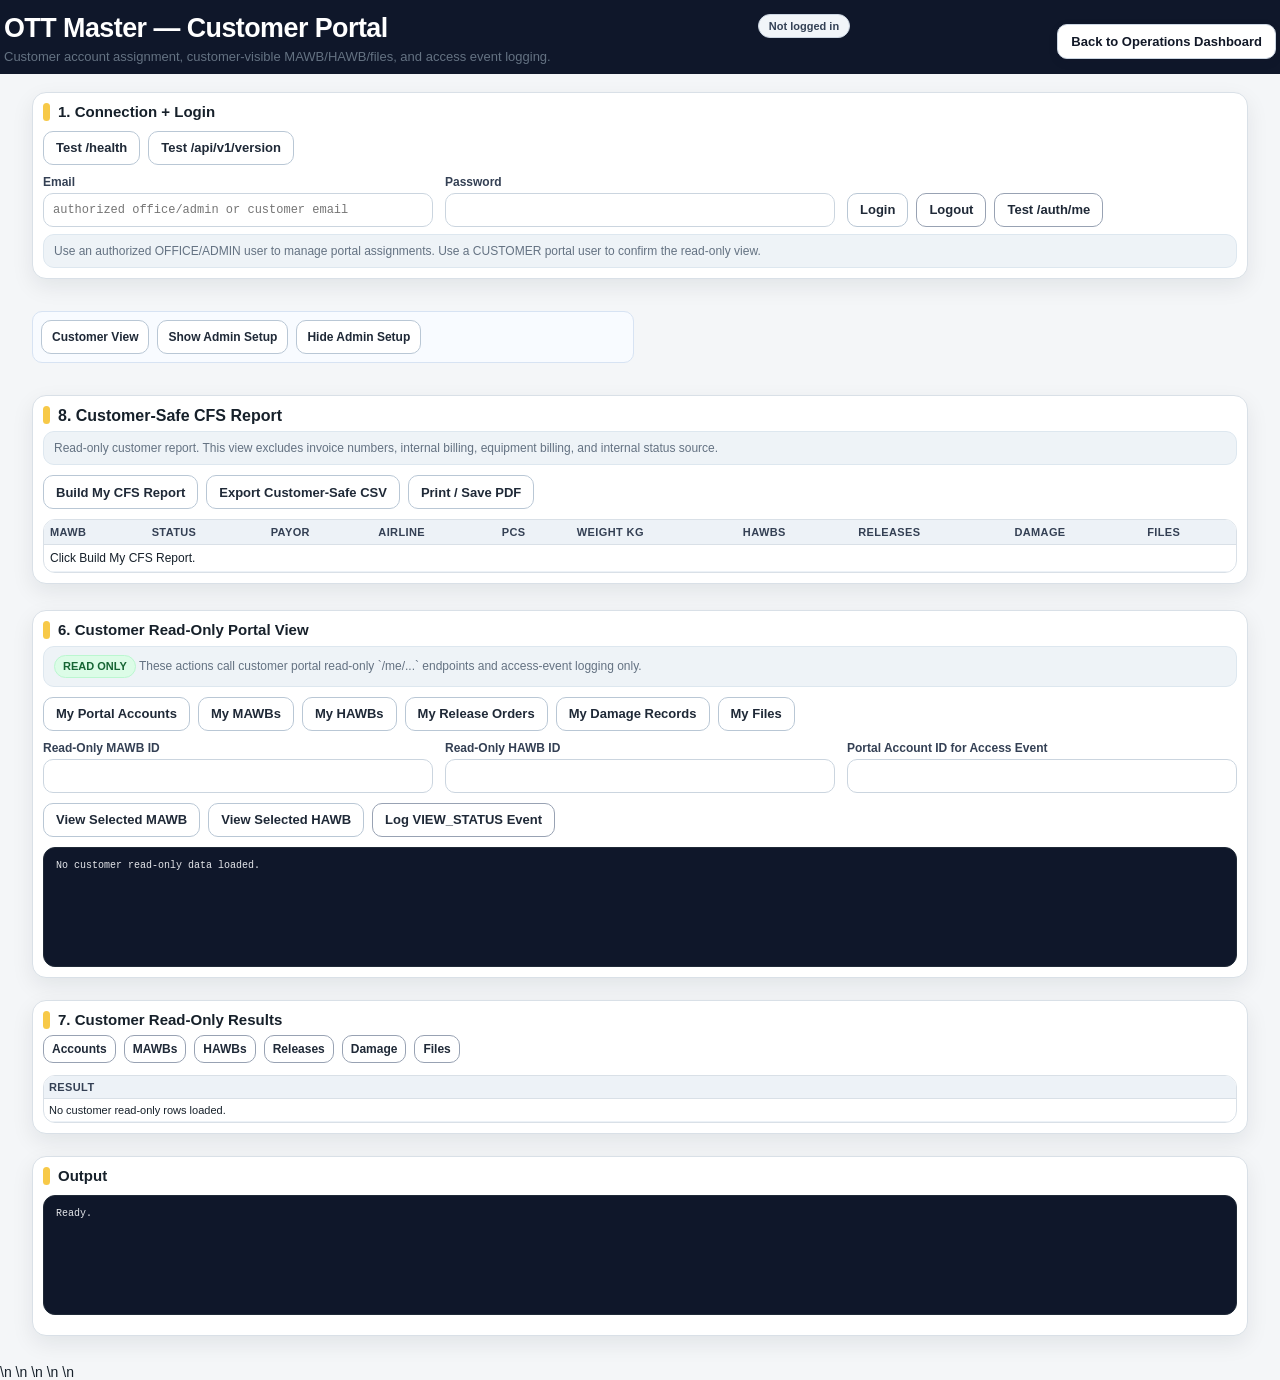
<file: live-server/ui/customer-portal.phase12b.bak.html>
<!doctype html>
<html lang="en">
<head>
  <meta charset="utf-8" />
  <meta name="viewport" content="width=device-width, initial-scale=1" />
  <title>OTT Master — Customer Portal</title>
  <link rel="stylesheet" href="./phase3k.css" />

  <style>
    /* PHASE 8E-J CUSTOMER PORTAL UI POLISH
       UI-only polish. No API, auth, Supabase, service role, token, password, or backend changes. */

    :root {
      --ott-bg: #f4f6f8;
      --ott-card: #ffffff;
      --ott-border: #d9e0e7;
      --ott-soft: #eef3f7;
      --ott-text: #16202a;
      --ott-muted: #647282;
      --ott-blue: #1769aa;
      --ott-green: #1f7a42;
      --ott-red: #b42318;
      --ott-yellow: #f7c948;
      --ott-radius: 14px;
      --ott-shadow: 0 8px 22px rgba(15, 23, 42, 0.08);
    }

    * { box-sizing: border-box; }

    body[data-module-key="customerPortal"] {
      margin: 0;
      background: var(--ott-bg);
      color: var(--ott-text);
      font-family: Arial, Helvetica, sans-serif;
      font-size: 14px;
    }

    body[data-module-key="customerPortal"] .wrap,
    body[data-module-key="customerPortal"] main,
    body[data-module-key="customerPortal"] .page,
    body[data-module-key="customerPortal"] .container {
      width: min(1440px, calc(100vw - 28px));
      max-width: 1440px;
      margin: 0 auto;
    }

    body[data-module-key="customerPortal"] header,
    body[data-module-key="customerPortal"] .header {
      padding: 14px 4px 10px;
    }

    body[data-module-key="customerPortal"] h1 {
      margin: 0;
      font-size: clamp(22px, 2.1vw, 31px);
      line-height: 1.1;
      letter-spacing: -0.02em;
    }

    body[data-module-key="customerPortal"] header p,
    body[data-module-key="customerPortal"] .sub {
      margin: 5px 0 0;
      color: var(--ott-muted);
      font-size: 13px;
    }

    body[data-module-key="customerPortal"] .phase8ej-customer-strip {
      display: grid;
      grid-template-columns: repeat(5, minmax(150px, 1fr));
      gap: 8px;
      width: min(1440px, calc(100vw - 28px));
      margin: 10px auto 12px;
    }

    body[data-module-key="customerPortal"] .phase8ej-step {
      background: #fff;
      border: 1px solid var(--ott-border);
      border-radius: 12px;
      padding: 8px 10px;
      box-shadow: 0 4px 14px rgba(15, 23, 42, 0.05);
      font-size: 12px;
      font-weight: 800;
      color: #344054;
      text-align: center;
    }

    body[data-module-key="customerPortal"] .grid,
    body[data-module-key="customerPortal"] .cards,
    body[data-module-key="customerPortal"] .main-grid,
    body[data-module-key="customerPortal"] .layout {
      display: grid !important;
      grid-template-columns: repeat(2, minmax(420px, 1fr)) !important;
      gap: 12px !important;
      align-items: start !important;
      width: min(1440px, calc(100vw - 28px)) !important;
      margin: 0 auto !important;
    }

    body[data-module-key="customerPortal"] section,
    body[data-module-key="customerPortal"] .card,
    body[data-module-key="customerPortal"] .panel {
      background: var(--ott-card);
      border: 1px solid var(--ott-border);
      border-radius: var(--ott-radius);
      padding: 13px;
      box-shadow: var(--ott-shadow);
      overflow: hidden;
      min-width: 0;
      margin-bottom: 12px;
    }

    body[data-module-key="customerPortal"] section:has(.table-wrap),
    body[data-module-key="customerPortal"] .card:has(.table-wrap),
    body[data-module-key="customerPortal"] .panel:has(.table-wrap),
    body[data-module-key="customerPortal"] section:has(#readOnlyDetail),
    body[data-module-key="customerPortal"] section:has(#output) {
      grid-column: 1 / -1 !important;
    }

    body[data-module-key="customerPortal"] h2 {
      margin: 0 0 9px;
      font-size: 15px;
      line-height: 1.2;
      display: flex;
      align-items: center;
      gap: 8px;
    }

    body[data-module-key="customerPortal"] h2::before {
      content: "";
      width: 7px;
      height: 18px;
      border-radius: 99px;
      background: var(--ott-yellow);
      flex: 0 0 auto;
    }

    body[data-module-key="customerPortal"] .row {
      display: flex;
      flex-wrap: wrap;
      gap: 8px;
      align-items: end;
      margin-bottom: 8px;
    }

    body[data-module-key="customerPortal"] label,
    body[data-module-key="customerPortal"] .field {
      flex: 1 1 220px;
      min-width: 180px;
      margin: 0;
      display: block;
      color: #344054;
      font-size: 12px;
      font-weight: 800;
    }

    body[data-module-key="customerPortal"] .inline-label,
    body[data-module-key="customerPortal"] .field.small {
      flex: 0 1 190px;
      min-width: 150px;
    }

    body[data-module-key="customerPortal"] input,
    body[data-module-key="customerPortal"] select,
    body[data-module-key="customerPortal"] textarea {
      width: 100%;
      min-height: 34px;
      border: 1px solid #cbd5df;
      border-radius: 10px;
      background: #fff;
      color: var(--ott-text);
      padding: 7px 9px;
      font-size: 13px;
      outline: none;
      margin-top: 4px;
    }

    body[data-module-key="customerPortal"] textarea {
      min-height: 64px;
      resize: vertical;
    }

    body[data-module-key="customerPortal"] input:focus,
    body[data-module-key="customerPortal"] select:focus,
    body[data-module-key="customerPortal"] textarea:focus {
      border-color: var(--ott-blue);
      box-shadow: 0 0 0 3px rgba(23, 105, 170, 0.14);
    }

    body[data-module-key="customerPortal"] button {
      min-height: 34px;
      border: 1px solid #b9c7d5;
      border-radius: 10px;
      background: #ffffff;
      color: #1f2937;
      padding: 7px 12px;
      font-size: 13px;
      font-weight: 800;
      cursor: pointer;
      white-space: nowrap;
      max-width: 100%;
      overflow: hidden;
      text-overflow: ellipsis;
    }

    body[data-module-key="customerPortal"] button:hover {
      filter: brightness(0.98);
      transform: translateY(-1px);
    }

    body[data-module-key="customerPortal"] button.primary,
    body[data-module-key="customerPortal"] button.blue {
      background: var(--ott-blue);
      border-color: var(--ott-blue);
      color: #fff;
    }

    body[data-module-key="customerPortal"] button.secondary,
    body[data-module-key="customerPortal"] .secondary {
      background: #fff;
      border-color: #98a2b3;
      color: #1f2937;
    }

    body[data-module-key="customerPortal"] button.green {
      background: var(--ott-green);
      border-color: var(--ott-green);
      color: #fff;
    }

    body[data-module-key="customerPortal"] button.red {
      background: var(--ott-red);
      border-color: var(--ott-red);
      color: #fff;
    }

    body[data-module-key="customerPortal"] .mini {
      min-height: 28px;
      padding: 4px 8px;
      font-size: 12px;
    }

    body[data-module-key="customerPortal"] .hint,
    body[data-module-key="customerPortal"] .help,
    body[data-module-key="customerPortal"] .muted,
    body[data-module-key="customerPortal"] .note {
      margin: 7px 0 0;
      color: var(--ott-muted);
      font-size: 12px;
      line-height: 1.35;
      background: var(--ott-soft);
      border: 1px solid #dde7ef;
      border-radius: 11px;
      padding: 8px 10px;
    }

    body[data-module-key="customerPortal"] .phase8ej-readonly-note {
      border-left: 5px solid var(--ott-yellow);
      background: #fff8db;
      color: #3b3200;
    }

    body[data-module-key="customerPortal"] .kpis,
    body[data-module-key="customerPortal"] .kpi-grid {
      display: grid;
      grid-template-columns: repeat(auto-fit, minmax(135px, 1fr));
      gap: 8px;
    }

    body[data-module-key="customerPortal"] .kpi {
      background: #fff;
      border: 1px solid var(--ott-border);
      border-radius: 12px;
      padding: 9px 10px;
      min-height: 58px;
    }

    body[data-module-key="customerPortal"] .kpi b,
    body[data-module-key="customerPortal"] .kpi .value {
      display: block;
      font-size: 21px;
      line-height: 1;
      margin-bottom: 4px;
    }

    body[data-module-key="customerPortal"] .kpi span,
    body[data-module-key="customerPortal"] .kpi .label {
      color: var(--ott-muted);
      font-size: 11px;
      font-weight: 800;
      text-transform: uppercase;
      letter-spacing: 0.04em;
    }

    body[data-module-key="customerPortal"] .table-wrap {
      width: 100%;
      overflow: auto;
      border: 1px solid var(--ott-border);
      border-radius: 12px;
      background: #fff;
      max-height: 44vh;
    }

    body[data-module-key="customerPortal"] table {
      width: 100%;
      border-collapse: separate;
      border-spacing: 0;
      min-width: 920px;
      font-size: 12.5px;
    }

    body[data-module-key="customerPortal"] th {
      position: sticky;
      top: 0;
      z-index: 1;
      background: #edf2f7;
      color: #344054;
      font-size: 11px;
      text-transform: uppercase;
      letter-spacing: 0.035em;
      text-align: left;
      border-bottom: 1px solid var(--ott-border);
      padding: 8px 9px;
      white-space: nowrap;
    }

    body[data-module-key="customerPortal"] td {
      border-bottom: 1px solid #edf2f7;
      padding: 8px 9px;
      vertical-align: top;
    }

    body[data-module-key="customerPortal"] tbody tr:hover {
      background: #f8fafc;
    }

    body[data-module-key="customerPortal"] .status-pill,
    body[data-module-key="customerPortal"] .pill,
    body[data-module-key="customerPortal"] .read-only {
      display: inline-flex;
      align-items: center;
      min-height: 22px;
      border-radius: 999px;
      border: 1px solid #bbf7d0;
      background: #dcfce7;
      color: #166534;
      padding: 3px 8px;
      font-size: 11px;
      font-weight: 800;
      white-space: nowrap;
    }

    body[data-module-key="customerPortal"] .blocked {
      display: inline-flex;
      align-items: center;
      min-height: 22px;
      border-radius: 999px;
      border: 1px solid #fecaca;
      background: #fee2e2;
      color: #991b1b;
      padding: 3px 8px;
      font-size: 11px;
      font-weight: 800;
      white-space: nowrap;
    }

    body[data-module-key="customerPortal"] #readOnlyDetail,
    body[data-module-key="customerPortal"] .detail-box,
    body[data-module-key="customerPortal"] #setupDetail,
    body[data-module-key="customerPortal"] #output {
      min-height: 120px;
      max-height: 46vh;
      overflow: auto;
      background: #0f172a;
      color: #e5e7eb;
      border: 1px solid #1f2937;
      border-radius: 12px;
      padding: 12px;
      font-family: Consolas, Monaco, monospace;
      font-size: 12px;
      white-space: pre-wrap;
    }

    body[data-module-key="customerPortal"] input[id*="id" i],
    body[data-module-key="customerPortal"] input[id*="email" i],
    body[data-module-key="customerPortal"] input[id*="mawb" i],
    body[data-module-key="customerPortal"] input[id*="hawb" i],
    body[data-module-key="customerPortal"] input[id*="file" i] {
      font-family: Consolas, Monaco, monospace;
      font-size: 12px;
    }

    @media (max-width: 980px) {
      body[data-module-key="customerPortal"] .grid,
      body[data-module-key="customerPortal"] .cards,
      body[data-module-key="customerPortal"] .main-grid,
      body[data-module-key="customerPortal"] .layout {
        grid-template-columns: 1fr !important;
      }

      body[data-module-key="customerPortal"] .phase8ej-customer-strip {
        grid-template-columns: repeat(2, minmax(150px, 1fr));
      }
    }

    @media (max-width: 620px) {
      body[data-module-key="customerPortal"] .phase8ej-customer-strip {
        grid-template-columns: 1fr;
      }

      body[data-module-key="customerPortal"] .row {
        display: block;
      }

      body[data-module-key="customerPortal"] label,
      body[data-module-key="customerPortal"] .field,
      body[data-module-key="customerPortal"] .field.small,
      body[data-module-key="customerPortal"] .inline-label {
        width: 100%;
        margin-bottom: 8px;
      }

      body[data-module-key="customerPortal"] button {
        width: 100%;
        margin-bottom: 6px;
      }
    }
  </style>


<style>
  /* PHASE 8H-D LOGIN BADGE COLOR ONLY
     Badge-only CSS. No grid/card/section/row/layout changes. */

  #loginBadge {
    display: inline-flex !important;
    align-items: center !important;
    justify-content: center !important;
    min-height: 24px !important;
    padding: 4px 10px !important;
    border-radius: 999px !important;
    border: 1px solid #cbd5e1 !important;
    background: #f1f5f9 !important;
    color: #334155 !important;
    font-size: 11px !important;
    font-weight: 900 !important;
    white-space: nowrap !important;
  }

  #loginBadge.badge.ok,
  #loginBadge.ok,
  #loginBadge.auth-ok {
    background: #dcfce7 !important;
    color: #166534 !important;
    border-color: #86efac !important;
  }

  #loginBadge.auth-warn {
    background: #fef3c7 !important;
    color: #92400e !important;
    border-color: #fde68a !important;
  }

  #loginBadge.fail,
  #loginBadge.auth-fail,
  #loginBadge.auth-error {
    background: #fee2e2 !important;
    color: #991b1b !important;
    border-color: #fecaca !important;
  }
</style>


  <style>
    /* PHASE 10A-A CUSTOMER PORTAL CFS REPORT ACCESS
       Customer Portal report access UI only.
       No backend/API/auth/Supabase changes. */

    .phase10a-report-card {
      border-left: 5px solid #f7c948 !important;
    }

    .phase10a-safe-note {
      margin-top: 9px;
      padding: 10px 11px;
      border: 1px solid #bbf7d0;
      border-radius: 10px;
      background: #dcfce7;
      color: #166534;
      font-size: 12px;
      line-height: 1.35;
      font-weight: 700;
    }

    #myCfsReportTable {
      min-width: 980px;
    }

    #myCfsReportDetail {
      margin-top: 12px;
      min-height: 110px;
      max-height: 320px;
      overflow: auto;
      background: #0f172a;
      color: #e5e7eb;
      border: 1px solid #1f2937;
      border-radius: 12px;
      padding: 12px;
      font-family: Consolas, Monaco, monospace;
      font-size: 12px;
      white-space: pre-wrap;
    }

    .phase10a-report-header {
      display: none;
      margin: 0 0 12px;
      padding: 12px 14px;
      border: 1px solid #dce3ef;
      border-radius: 12px;
      background: #ffffff;
      color: #132033;
    }

    .phase10a-report-header h1 {
      margin: 0;
      font-size: 20px;
      line-height: 1.2;
      color: #132033;
    }

    .phase10a-report-meta {
      display: grid;
      grid-template-columns: repeat(3, minmax(0, 1fr));
      gap: 8px;
      margin-top: 10px;
      font-size: 12px;
      color: #334155;
    }

    .phase10a-report-meta div {
      border: 1px solid #e2e8f0;
      border-radius: 10px;
      padding: 8px 10px;
      background: #f8fafc;
    }

    .phase10a-report-meta b {
      display: block;
      margin-bottom: 3px;
      color: #64748b;
      font-size: 10px;
      text-transform: uppercase;
      letter-spacing: .04em;
    }

    body.phase10a-print-customer-report .phase10a-report-header {
      display: block;
    }

    @media print {
      body.phase10a-print-customer-report {
        background: #ffffff !important;
        color: #111827 !important;
      }

      body.phase10a-print-customer-report header,
      body.phase10a-print-customer-report section:not(.phase10a-report-card),
      body.phase10a-print-customer-report #myCfsReportDetail,
      body.phase10a-print-customer-report button {
        display: none !important;
      }

      body.phase10a-print-customer-report .phase10a-report-card {
        display: block !important;
        border: 0 !important;
        box-shadow: none !important;
        padding: 0 !important;
        margin: 0 !important;
      }

      body.phase10a-print-customer-report .phase10a-report-header {
        display: block !important;
        border: 0 !important;
        border-bottom: 2px solid #111827 !important;
        border-radius: 0 !important;
        margin-bottom: 10px !important;
      }

      body.phase10a-print-customer-report .table-wrap {
        overflow: visible !important;
        border: 0 !important;
      }

      body.phase10a-print-customer-report #myCfsReportTable {
        width: 100% !important;
        min-width: 0 !important;
        table-layout: fixed !important;
        font-size: 9px !important;
      }

      body.phase10a-print-customer-report #myCfsReportTable th,
      body.phase10a-print-customer-report #myCfsReportTable td {
        padding: 5px !important;
        border: 1px solid #cbd5e1 !important;
        white-space: normal !important;
        line-height: 1.2 !important;
      }
    }
  </style>


  <style>
    /* PHASE 10B-A CUSTOMER PORTAL ASSIGNMENT WORKFLOW POLISH
       Customer Portal workflow polish only.
       No API/auth/backend/Supabase changes. */

    .phase10b-workflow-card {
      border-left: 5px solid #1d4ed8 !important;
    }

    .phase10b-customer-card {
      border-left: 5px solid #15803d !important;
    }

    .phase10b-checklist {
      display: grid;
      grid-template-columns: repeat(auto-fit, minmax(210px, 1fr));
      gap: 8px;
      margin-top: 10px;
    }

    .phase10b-step {
      border: 1px solid #dce3ef;
      border-radius: 12px;
      background: #f8fafc;
      padding: 10px 11px;
      color: #334155;
      font-size: 12px;
      line-height: 1.35;
      font-weight: 800;
    }

    .phase10b-step b {
      display: block;
      color: #132033;
      font-size: 12px;
      margin-bottom: 3px;
    }

    .phase10b-safe {
      border-color: #bbf7d0;
      background: #dcfce7;
      color: #166534;
    }

    .phase10b-warn {
      border-color: #fde68a;
      background: #fef3c7;
      color: #92400e;
    }

    #phase10bAssignmentStatus {
      margin-top: 12px;
      padding: 10px 11px;
      border: 1px solid #dce3ef;
      border-radius: 12px;
      background: #0f172a;
      color: #e5e7eb;
      font-family: Consolas, Monaco, monospace;
      font-size: 12px;
      line-height: 1.45;
      white-space: pre-wrap;
    }

    .phase10b-customer-note {
      margin-top: 9px;
      padding: 10px 11px;
      border: 1px solid #bbf7d0;
      border-radius: 10px;
      background: #dcfce7;
      color: #166534;
      font-size: 12px;
      line-height: 1.35;
      font-weight: 800;
    }

    .phase10b-inline-pill {
      display: inline-flex;
      align-items: center;
      min-height: 22px;
      padding: 3px 8px;
      border-radius: 999px;
      border: 1px solid #bbf7d0;
      background: #dcfce7;
      color: #166534;
      font-size: 11px;
      font-weight: 900;
      white-space: nowrap;
    }
  </style>

</head>
<body data-module-key="customerPortal">
  <header class="topbar">
    <div>
      <h1>OTT Master — Customer Portal</h1>
      <p>Customer account assignment, customer-visible MAWB/HAWB/files, and access event logging.</p>
    </div>
    <span id="loginBadge" class="badge">Not logged in</span>
  
    <!-- PHASE 8H-C2 BACK TO OPERATIONS BUTTON ONLY START -->
    <a href="./operational-integration-dashboard.html" style="display:inline-flex;align-items:center;justify-content:center;min-height:34px;margin-top:10px;padding:9px 13px;border-radius:10px;background:#ffffff;color:#111827;font-weight:800;font-size:13px;text-decoration:none;border:1px solid #cbd5e1;box-shadow:0 3px 10px rgba(15,23,42,0.10);white-space:nowrap;">Back to Operations Dashboard</a>
    <!-- PHASE 8H-C2 BACK TO OPERATIONS BUTTON ONLY END -->
  </header>

  <main class="layout">
    <section class="card span-2">
      <h2>1. Connection + Login</h2>
      <div class="button-row">
        <button id="btnHealth">Test /health</button>
        <button id="btnVersion">Test /api/v1/version</button>
      </div>
      <div class="grid-3">
        <label>Email<input id="email" type="email" autocomplete="username" placeholder="authorized office/admin or customer email" /></label>
        <label>Password<input id="password" type="password" autocomplete="current-password" /></label>
        <div class="button-stack">
          <button id="btnLogin">Login</button>
          <button id="btnLogout" class="secondary">Logout</button>
          <button id="btnMe" class="secondary">Test /auth/me</button>
        </div>
      </div>
      <p class="hint">Use an authorized OFFICE/ADMIN user to manage portal assignments. Use a CUSTOMER portal user to confirm the read-only view.</p>
    </section>

    <section class="card span-2">
      <h2>2. Customer Portal Dashboard</h2>
      <div class="button-row">
        <button id="btnStats">Customer Portal Stats</button>
        <button id="btnPayors">Load Payors</button>
        <button id="btnAccounts">Load Portal Accounts</button>
        <button id="btnCargoMawbs">Load Cargo MAWBs</button>
        <button id="btnAudit">Load Portal Audit Events</button>
      </div>
      <div class="kpi-grid">
        <div class="kpi"><b id="kpiAccounts">—</b><span>Portal accounts</span></div>
        <div class="kpi"><b id="kpiUsers">—</b><span>Portal users</span></div>
        <div class="kpi"><b id="kpiMawbs">—</b><span>MAWB assignments</span></div>
        <div class="kpi"><b id="kpiFiles">—</b><span>File assignments</span></div>
        <div class="kpi"><b id="kpiEvents">—</b><span>Access events</span></div>
      </div>
    </section>

    <section class="card">
      <h2>3. Create / Select Customer Portal Account</h2>
      <div class="grid-2">
        <label>Payor<select id="payorSelect"><option value="">Select Payor</option></select></label>
        <label>Account Code<input id="accountCode" /></label>
      </div>
      <label>Account Name<input id="accountName" placeholder="Customer portal account name" /></label>
      <div class="grid-2">
        <label>Visibility Level<select id="visibilityLevel"><option>STANDARD</option><option>REPORTS_ONLY</option><option>CFS_FULL</option></select></label>
        <label>Status Filter<select id="accountStatusFilter"><option value="">All</option><option>ACTIVE</option><option>SUSPENDED</option><option>INACTIVE</option></select></label>
      </div>
      <div class="button-row">
        <button id="btnCreateAccount">Create Portal Account</button>
        <button id="btnReloadAccounts" class="secondary">Reload Accounts</button>
      </div>
      <label>Selected Portal Account ID<input id="selectedAccountId" /></label>
      <div class="table-wrap"><table><thead><tr><th>Account</th><th>Status</th><th>Payor</th><th>Visibility</th><th>Select</th></tr></thead><tbody id="accountsBody"><tr><td colspan="5">No accounts loaded.</td></tr></tbody></table></div>
    </section>

    <section class="card">
      <h2>4. Link User + Assign Customer-Visible Cargo</h2>
      <div class="grid-2">
        <label>User Profile ID<input id="userProfileId" placeholder="auto from /auth/me or paste customer user profile id" /></label>
        <label>Portal Role<select id="portalRole"><option>VIEWER</option><option>MANAGER</option></select></label>
        <label class="field small">Report Access<select id="phase10bReportAccess"><option value="ENABLED">Customer Reports Enabled</option><option value="DISABLED">Customer Reports Disabled</option></select></label>
      </div>
      <div class="button-row">
        <button id="btnLinkUser">Link User to Portal</button>
        <button id="btnLoadUsers" class="secondary">Load Account Users</button>
      </div>
      <div class="grid-2">
        <label>Selected MAWB ID<input id="selectedMawbId" /></label>
        <label>Selected HAWB ID<input id="selectedHawbId" /></label>
      </div>
      <div class="button-row">
        <button id="btnAssignMawb">Assign MAWB</button>
        <button id="btnLoadMawbDetail" class="secondary">Load MAWB Detail / HAWBs</button>
        <button id="btnAssignHawb">Assign HAWB</button>
      </div>
      <div class="grid-2">
        <label>Customer-visible File Record ID<input id="fileRecordId" placeholder="optional public file_records.id" /></label>
        <label>File HAWB ID Optional<input id="fileHawbId" /></label>
      </div>
      <button id="btnAssignFile">Assign File</button>

      <p class="hint phase10a-assignment-note">
        Report access is included when MAWB/HAWB is assigned with Customer Reports enabled.
      </p>
      <div class="detail-box" id="setupDetail">No assignment result yet.</div>
    </section>

    <section class="card span-2">
      <h2>5. Cargo source selector</h2>
      <div class="button-row">
        <label class="inline-label">Search / MAWB<input id="cargoQ" placeholder="MAWB or description" /></label>
        <label class="inline-label">Status<select id="cargoStatus"><option value="">All</option><option>NEW</option><option>READY_FOR_RELEASE</option><option>RELEASED</option></select></label>
        <button id="btnCargoSearch">Load Cargo MAWBs</button>
      </div>
      <div class="table-wrap"><table><thead><tr><th>MAWB</th><th>Status</th><th>Payor</th><th>Airline</th><th>Select</th></tr></thead><tbody id="cargoBody"><tr><td colspan="5">No cargo loaded.</td></tr></tbody></table></div>
      <div class="table-wrap" style="margin-top:12px"><table><thead><tr><th>HAWB</th><th>Status</th><th>PCS</th><th>Weight</th><th>Select</th></tr></thead><tbody id="hawbBody"><tr><td colspan="5">Load a MAWB detail to see HAWBs.</td></tr></tbody></table></div>
    </section>

    <section class="card span-2">
      <h2>6. Customer Read-Only Portal View</h2>
      <p class="muted"><span class="read-only">READ ONLY</span> These actions call customer portal read-only `/me/...` endpoints and access-event logging only.</p>
      <div class="button-row">
        <button id="btnMyAccounts">My Portal Accounts</button>
        <button id="btnMyMawbs">My MAWBs</button>
        <button id="btnMyHawbs">My HAWBs</button>
        <button id="btnMyReleases">My Release Orders</button>
        <button id="btnMyDamage">My Damage Records</button>
        <button id="btnMyFiles">My Files</button>
      </div>
      <div class="grid-3">
        <label>Read-Only MAWB ID<input id="myMawbId" /></label>
        <label>Read-Only HAWB ID<input id="myHawbId" /></label>
        <label>Portal Account ID for Access Event<input id="eventPortalAccountId" /></label>
      </div>
      <div class="button-row">
        <button id="btnViewMyMawb">View Selected MAWB</button>
        <button id="btnViewMyHawb">View Selected HAWB</button>
        <button id="btnLogViewEvent" class="secondary">Log VIEW_STATUS Event</button>
      </div>
      <div id="readOnlyDetail" class="detail-box">No customer read-only data loaded.</div>
    </section>

    <section class="card span-2">
      <h2>7. Customer Read-Only Results</h2>
      <div class="tabs">
        <button class="mini secondary" data-render="myAccounts">Accounts</button>
        <button class="mini secondary" data-render="myMawbs">MAWBs</button>
        <button class="mini secondary" data-render="myHawbs">HAWBs</button>
        <button class="mini secondary" data-render="myReleases">Releases</button>
        <button class="mini secondary" data-render="myDamage">Damage</button>
        <button class="mini secondary" data-render="myFiles">Files</button>
      </div>
      <div class="table-wrap"><table><thead id="readOnlyHead"><tr><th>Result</th></tr></thead><tbody id="readOnlyBody"><tr><td>No customer read-only rows loaded.</td></tr></tbody></table></div>
    </section>

    <section class="card span-2">
      <h2>Output</h2>
      <pre id="output">Ready.</pre>
    </section>
  </main>

  <script src="../ott-config.js"></script>
  <script src="../api/ott-api-client.js"></script>
  <script src="../auth/ott-auth.js"></script>
  <script src="./customer-portal.html.js"></script>


\n
<!-- PHASE 8C ENTER LOGIN SHORTCUT FINAL START -->
<script>
(function () {
  if (window.__phase8cEnterLoginFinalInstalled) return;
  window.__phase8cEnterLoginFinalInstalled = true;

  function isLoginInput(target) {
    if (!target) return false;

    var id = String(target.id || "").toLowerCase();
    var type = String(target.type || "").toLowerCase();

    return id === "email" || id === "password" || type === "email" || type === "password";
  }

  function clickLoginButton() {
    var loginBtn = document.getElementById("btnLogin");
    if (!loginBtn || loginBtn.disabled) return false;

    loginBtn.dispatchEvent(new MouseEvent("click", {
      bubbles: true,
      cancelable: true,
      view: window
    }));

    return true;
  }

  function handleEnter(event) {
    var key = event.key || event.code || "";
    var isEnter = key === "Enter" || key === "NumpadEnter" || event.keyCode === 13;

    if (!isEnter) return;
    if (!isLoginInput(event.target)) return;

    event.preventDefault();
    event.stopPropagation();
    event.stopImmediatePropagation();

    clickLoginButton();
  }

  document.addEventListener("keydown", handleEnter, true);
  document.addEventListener("keypress", handleEnter, true);
})();
</script>
<!-- PHASE 8C ENTER LOGIN SHORTCUT FINAL END -->
\n
<!-- PHASE 12A-F CUSTOMER SAFE CFS REPORT SECTION -->
<script>
(function () {
  const MARKER = "PHASE 12A-F CUSTOMER SAFE CFS REPORT SECTION";

  function safeText(value) {
    return String(value ?? "—")
      .replaceAll("&", "&amp;")
      .replaceAll("<", "&lt;")
      .replaceAll(">", "&gt;")
      .replaceAll('"', "&quot;")
      .replaceAll("'", "&#39;");
  }

  function rows(payload) {
    const p = payload && payload.payload ? payload.payload : payload;
    const d = p && p.data !== undefined ? p.data : p;

    if (Array.isArray(d)) return d;
    if (Array.isArray(d?.items)) return d.items;
    if (Array.isArray(d?.rows)) return d.rows;
    if (Array.isArray(d?.data)) return d.data;
    if (Array.isArray(p?.items)) return p.items;
    if (Array.isArray(p?.rows)) return p.rows;

    return [];
  }

  function mawbNumber(row) {
    return row.mawb_number_display || row.mawbNumberDisplay || row.mawb_number || row.mawbNumber || row.mawb || row.mawb_id || row.id || "—";
  }

  function mawbId(row) {
    return row.mawb_id || row.mawbId || row.id || "";
  }

  function statusValue(row) {
    return row.cargo_status || row.status || row.mawb_status || row.release_status || "—";
  }

  function addCustomerReportSection() {
    if (document.getElementById("phase12aCustomerSafeReport")) return;

    const card = document.createElement("section");
    card.id = "phase12aCustomerSafeReport";
    card.className = "card";
    card.style.marginTop = "18px";

    card.innerHTML = `
      <h2>8. Customer-Safe CFS Report</h2>
      <p class="muted">
        Read-only customer report. This view excludes invoice numbers, internal billing, equipment billing, and internal status source.
      </p>

      <div class="actions" style="display:flex; gap:8px; flex-wrap:wrap; margin:10px 0;">
        <button id="btnPhase12aBuildCustomerReport" type="button">Build My CFS Report</button>
        <button id="btnPhase12aExportCustomerReport" type="button">Export Customer-Safe CSV</button>
        <button id="btnPhase12aPrintCustomerReport" type="button">Print / Save PDF</button>
      </div>

      <div class="table-wrap" style="overflow:auto;">
        <table id="phase12aCustomerReportTable">
          <thead>
            <tr>
              <th>MAWB</th>
              <th>Status</th>
              <th>Payor</th>
              <th>Airline</th>
              <th>PCS</th>
              <th>Weight KG</th>
              <th>HAWBs</th>
              <th>Releases</th>
              <th>Damage</th>
              <th>Files</th>
            </tr>
          </thead>
          <tbody>
            <tr><td colspan="10">Click Build My CFS Report.</td></tr>
          </tbody>
        </table>
      </div>
    `;

    const output = document.getElementById("output")?.closest("section")
      || document.querySelector("pre")?.closest("section");

    if (output && output.parentNode) {
      output.parentNode.insertBefore(card, output);
    } else {
      document.body.appendChild(card);
    }

    const state = {
      rows: []
    };

    function renderReport() {
      const body = document.querySelector("#phase12aCustomerReportTable tbody");
      if (!body) return;

      if (!state.rows.length) {
        body.innerHTML = '<tr><td colspan="10">No assigned customer cargo found.</td></tr>';
        return;
      }

      body.innerHTML = state.rows.map((row) => `
        <tr>
          <td><b>${safeText(row.mawb)}</b></td>
          <td>${safeText(row.status)}</td>
          <td>${safeText(row.payor)}</td>
          <td>${safeText(row.airline)}</td>
          <td>${safeText(row.pieces)}</td>
          <td>${safeText(row.weight)}</td>
          <td>${safeText(row.hawbs)}</td>
          <td>${safeText(row.releases)}</td>
          <td>${safeText(row.damage)}</td>
          <td>${safeText(row.files)}</td>
        </tr>
      `).join("");
    }

    async function callApi(label, fn) {
      try {
        return await fn();
      } catch (err) {
        console.warn(label, err);
        return [];
      }
    }

    async function buildReport() {
      const btn = document.getElementById("btnPhase12aBuildCustomerReport");
      if (btn) btn.disabled = true;

      try {
        if (!window.OTTApi) throw new Error("OTTApi not loaded.");

        const mawbsPayload = await callApi("myPortalMawbs", () => window.OTTApi.myPortalMawbs({ limit: 100, offset: 0 }));
        const hawbsPayload = await callApi("myPortalHawbs", () => window.OTTApi.myPortalHawbs({ limit: 500, offset: 0 }));
        const releasesPayload = await callApi("myPortalReleaseOrders", () => window.OTTApi.myPortalReleaseOrders({ limit: 500, offset: 0 }));
        const damagePayload = await callApi("myPortalDamageRecords", () => window.OTTApi.myPortalDamageRecords({ limit: 500, offset: 0 }));
        const filesPayload = await callApi("myPortalFiles", () => window.OTTApi.myPortalFiles({ limit: 500, offset: 0 }));

        const mawbs = rows(mawbsPayload);
        const hawbs = rows(hawbsPayload);
        const releases = rows(releasesPayload);
        const damage = rows(damagePayload);
        const files = rows(filesPayload);

        state.rows = mawbs.map((m) => {
          const id = mawbId(m);
          const relatedHawbs = hawbs.filter((h) => (h.mawb_id || h.mawbId) === id);
          const relatedReleases = releases.filter((r) => (r.mawb_id || r.mawbId) === id);
          const relatedDamage = damage.filter((d) => (d.mawb_id || d.mawbId) === id);
          const relatedFiles = files.filter((f) => (f.mawb_id || f.mawbId) === id);

          return {
            mawb: mawbNumber(m),
            status: statusValue(m),
            payor: m.payor_name || m.payorName || m.customer_name || "—",
            airline: m.airline_name || m.airlineName || m.airline_code || m.airlineCode || "—",
            pieces: m.total_pieces_expected ?? m.totalPiecesExpected ?? m.pieces ?? "—",
            weight: m.total_weight_kg ?? m.totalWeightKg ?? m.weight_kg ?? "—",
            hawbs: relatedHawbs.length,
            releases: relatedReleases.length,
            damage: relatedDamage.length,
            files: relatedFiles.length
          };
        });

        renderReport();

        const output = document.getElementById("output");
        if (output) {
          output.textContent = JSON.stringify({
            success: true,
            customerSafe: true,
            rows: state.rows.length,
            excluded: ["invoice_number", "internal_billing", "equipment_billing", "status_source"]
          }, null, 2);
        }
      } catch (err) {
        const output = document.getElementById("output");
        if (output) output.textContent = "Customer-safe report failed: " + (err.message || err);
        console.error(err);
      } finally {
        if (btn) btn.disabled = false;
      }
    }

    function exportCsv() {
      if (!state.rows.length) renderReport();

      const headers = ["MAWB", "Status", "Payor", "Airline", "PCS", "Weight KG", "HAWBs", "Releases", "Damage", "Files"];
      const lines = [headers.join(",")];

      state.rows.forEach((row) => {
        lines.push([
          row.mawb,
          row.status,
          row.payor,
          row.airline,
          row.pieces,
          row.weight,
          row.hawbs,
          row.releases,
          row.damage,
          row.files
        ].map((v) => '"' + String(v ?? "").replaceAll('"', '""') + '"').join(","));
      });

      const blob = new Blob([lines.join("\n")], { type: "text/csv;charset=utf-8" });
      const url = URL.createObjectURL(blob);
      const a = document.createElement("a");
      a.href = url;
      a.download = "OTT_CUSTOMER_SAFE_CFS_REPORT_" + new Date().toISOString().slice(0, 10) + ".csv";
      document.body.appendChild(a);
      a.click();
      a.remove();
      URL.revokeObjectURL(url);
    }

    document.getElementById("btnPhase12aBuildCustomerReport")?.addEventListener("click", buildReport);
    document.getElementById("btnPhase12aExportCustomerReport")?.addEventListener("click", exportCsv);
    document.getElementById("btnPhase12aPrintCustomerReport")?.addEventListener("click", () => window.print());
  }

  if (document.readyState === "loading") {
    document.addEventListener("DOMContentLoaded", addCustomerReportSection);
  } else {
    addCustomerReportSection();
  }
})();
</script>


<!-- PHASE 12A-G1 MOVE CUSTOMER REPORT UP -->
<style>
  #phase12aCustomerSafeReport {
    margin: 10px 0 14px 0 !important;
    padding: 10px !important;
  }

  #phase12aCustomerSafeReport h2 {
    font-size: 16px !important;
    margin: 0 0 6px 0 !important;
  }

  #phase12aCustomerSafeReport p {
    font-size: 12px !important;
    margin: 0 0 8px 0 !important;
  }

  #phase12aCustomerSafeReport .table-wrap {
    max-height: 220px !important;
    overflow: auto !important;
  }

  #phase12aCustomerSafeReport table {
    font-size: 12px !important;
  }

  #phase12aCustomerSafeReport th,
  #phase12aCustomerSafeReport td {
    padding: 6px !important;
    white-space: nowrap !important;
  }

  pre,
  #output,
  #setupDetail,
  #readOnlyDetail {
    max-height: 170px !important;
    overflow: auto !important;
    font-size: 11px !important;
  }
</style>

<script>
(function () {
  function moveReportUp() {
    const report = document.getElementById("phase12aCustomerSafeReport");
    if (!report) {
      setTimeout(moveReportUp, 300);
      return;
    }

    const headings = Array.from(document.querySelectorAll("h2,h3"));
    const readOnlyHeading = headings.find((h) =>
      /Customer Read-Only Portal View/i.test(h.textContent || "")
    );

    const readOnlyCard = readOnlyHeading
      ? readOnlyHeading.closest("section,.card,div")
      : null;

    if (readOnlyCard && readOnlyCard.parentNode) {
      readOnlyCard.parentNode.insertBefore(report, readOnlyCard);
    }
  }

  if (document.readyState === "loading") {
    document.addEventListener("DOMContentLoaded", moveReportUp);
  } else {
    moveReportUp();
  }
})();
</script>
\n
<!-- PHASE 12A-H COMPACT CUSTOMER PORTAL -->
<style>
  .phase12a-hidden-admin {
    display: none !important;
  }

  #phase12aCustomerPortalToolbar {
    display: flex;
    gap: 8px;
    flex-wrap: wrap;
    margin: 10px 0;
    padding: 8px;
    border: 1px solid #d7e3f3;
    background: #f8fbff;
    border-radius: 10px;
  }

  #phase12aCustomerPortalToolbar button {
    padding: 7px 10px;
    font-size: 12px;
  }

  section.card,
  .card {
    margin-bottom: 10px !important;
  }

  pre,
  #output,
  #setupDetail,
  #readOnlyDetail {
    max-height: 160px !important;
    overflow: auto !important;
    font-size: 11px !important;
  }
</style>

<script>
(function () {
  function getCardByHeading(text) {
    const h = Array.from(document.querySelectorAll("h2")).find((x) =>
      (x.textContent || "").includes(text)
    );
    return h ? h.closest("section,.card,div") : null;
  }

  function setAdminVisible(show) {
    ["2. Customer Portal Dashboard", "3. Create / Select Customer Portal Account", "4. Link User + Assign Customer-Visible Cargo", "5. Cargo source selector"]
      .forEach((title) => {
        const card = getCardByHeading(title);
        if (card) card.classList.toggle("phase12a-hidden-admin", !show);
      });
  }

  function initCompactPortal() {
    if (document.getElementById("phase12aCustomerPortalToolbar")) return;

    const firstCard = getCardByHeading("1. Connection + Login");
    const toolbar = document.createElement("div");
    toolbar.id = "phase12aCustomerPortalToolbar";
    toolbar.innerHTML = `
      <button type="button" id="phase12aShowCustomerView">Customer View</button>
      <button type="button" id="phase12aShowAdminSetup">Show Admin Setup</button>
      <button type="button" id="phase12aHideAdminSetup">Hide Admin Setup</button>
    `;

    if (firstCard && firstCard.parentNode) {
      firstCard.parentNode.insertBefore(toolbar, firstCard.nextSibling);
    } else {
      document.body.insertBefore(toolbar, document.body.firstChild);
    }

    document.getElementById("phase12aShowCustomerView").onclick = () => setAdminVisible(false);
    document.getElementById("phase12aHideAdminSetup").onclick = () => setAdminVisible(false);
    document.getElementById("phase12aShowAdminSetup").onclick = () => setAdminVisible(true);

    setAdminVisible(false);
  }

  if (document.readyState === "loading") {
    document.addEventListener("DOMContentLoaded", initCompactPortal);
  } else {
    initCompactPortal();
  }
})();
</script>
\n
<!-- PHASE 12A-H2 HIDE ADMIN CARDS FIX -->
<style>
  .customer-mode-hide {
    display: none !important;
  }

  #setupDetail,
  #output,
  #readOnlyDetail,
  pre {
    max-height: 90px !important;
    overflow: auto !important;
    font-size: 10px !important;
    line-height: 1.2 !important;
  }

  .card {
    padding: 10px !important;
    margin-bottom: 8px !important;
  }

  .card h2 {
    font-size: 15px !important;
    margin-bottom: 6px !important;
  }

  table {
    font-size: 11px !important;
  }

  th, td {
    padding: 5px !important;
  }
</style>

<script>
(function () {
  function cardByHeading(text) {
    const h = Array.from(document.querySelectorAll("h2")).find(x =>
      (x.textContent || "").includes(text)
    );
    return h ? h.closest(".card") : null;
  }

  function applyCustomerCompactMode() {
    [
      "2. Customer Portal Dashboard",
      "3. Create / Select Customer Portal Account",
      "4. Link User + Assign Customer-Visible Cargo",
      "5. Cargo source selector"
    ].forEach(title => {
      const card = cardByHeading(title);
      if (card) card.classList.add("customer-mode-hide");
    });
  }

  if (document.readyState === "loading") {
    document.addEventListener("DOMContentLoaded", applyCustomerCompactMode);
  } else {
    applyCustomerCompactMode();
  }
})();
</script>
\n</body>
</html>
</file>
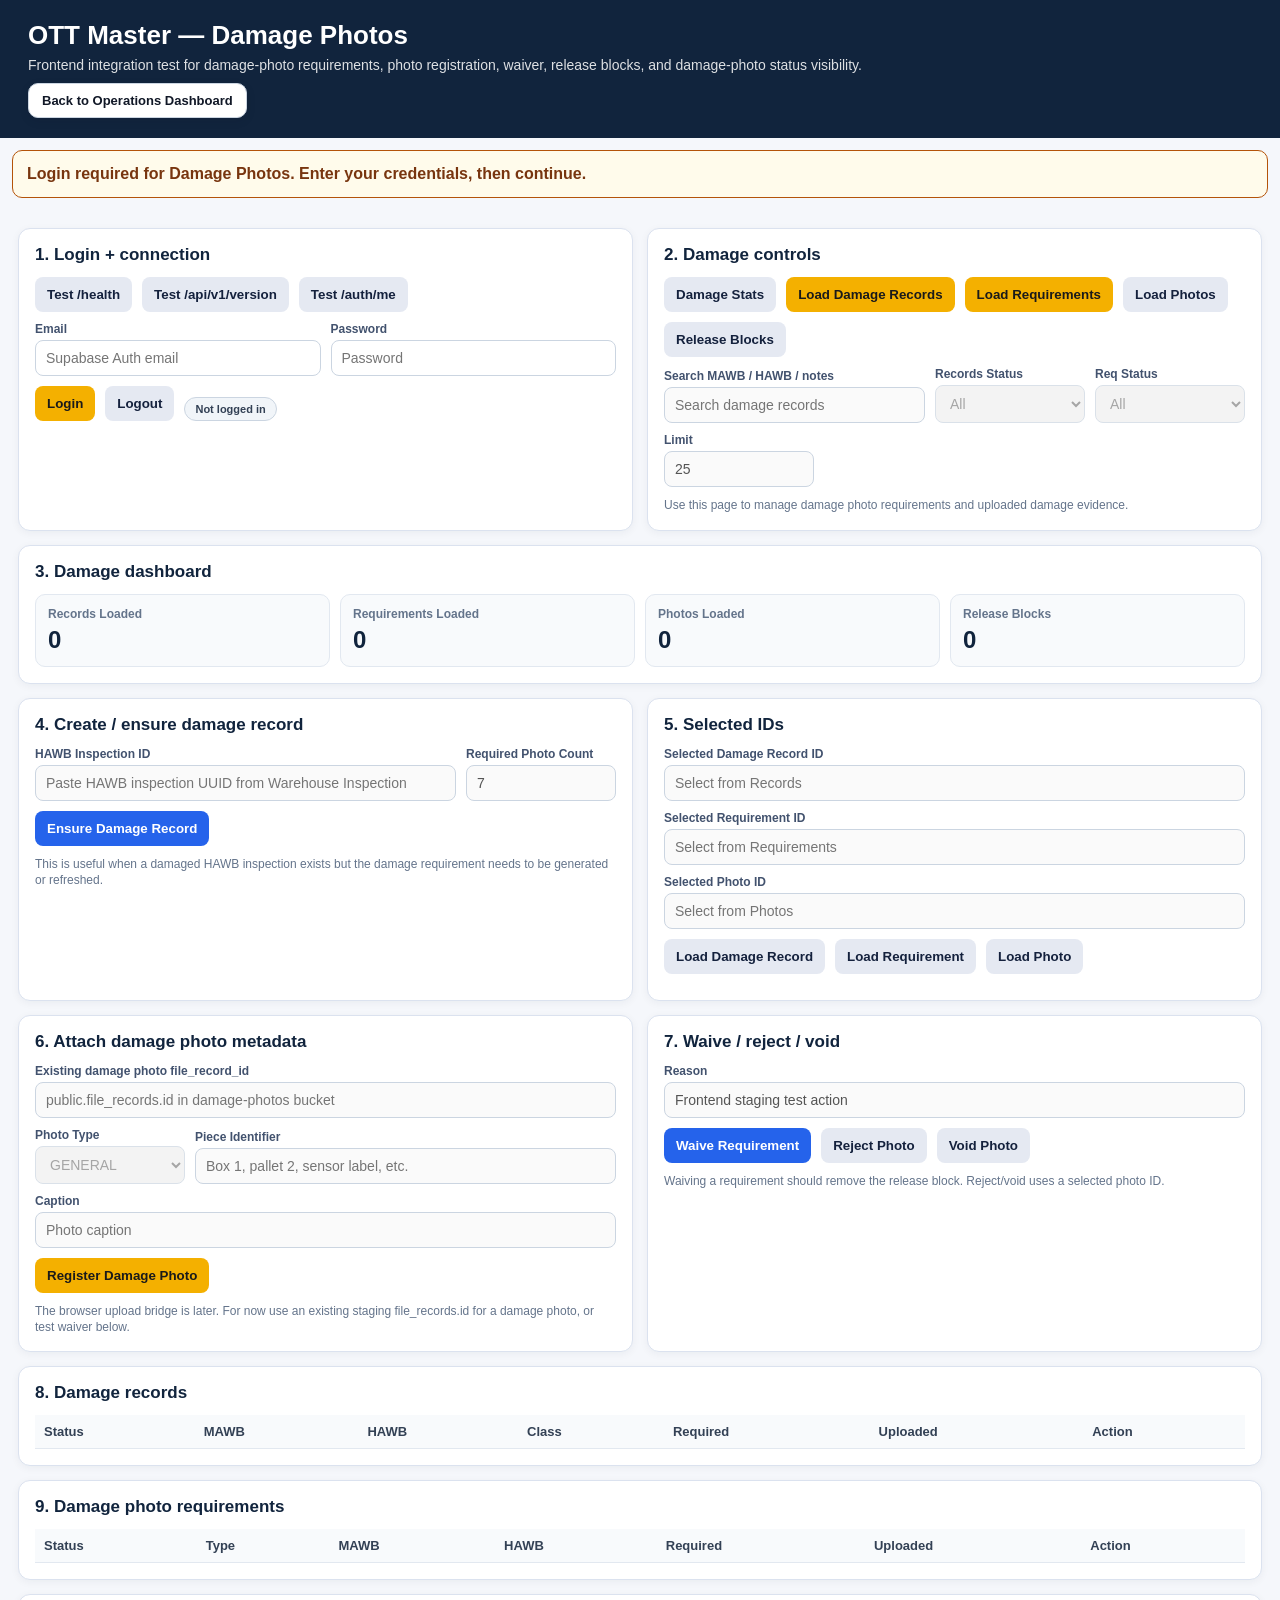
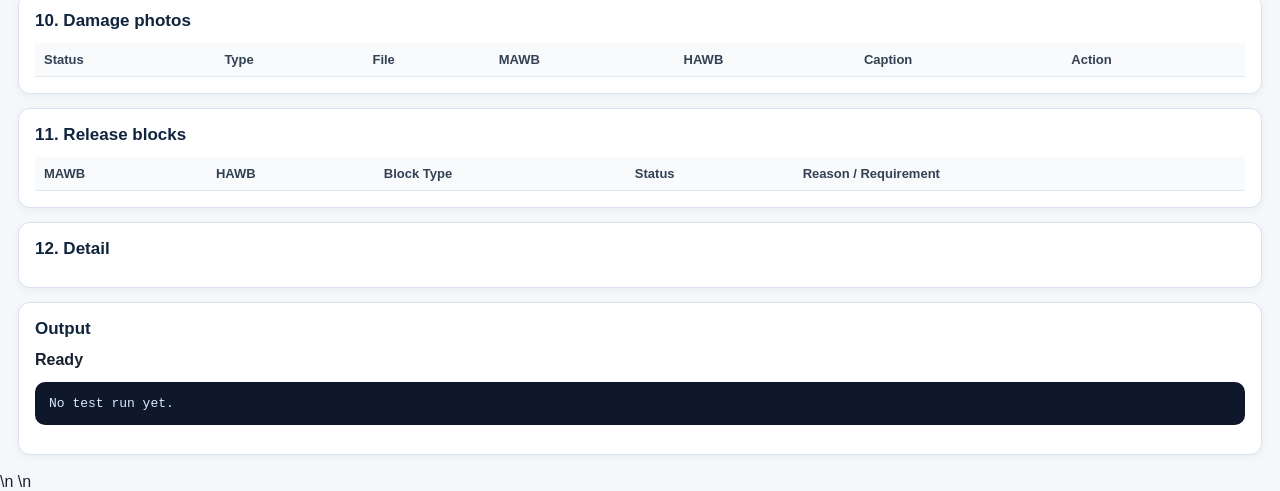
<file: live-server/ui/damage-photos.html>
<!doctype html>
<html lang="en">
<head>
  <meta charset="utf-8" />
  <meta name="viewport" content="width=device-width, initial-scale=1" />
  <title>OTT Master — Damage Photos</title>
  <link rel="stylesheet" href="./phase3f.css" />

<style>
  /* PHASE 8H-D LOGIN BADGE COLOR ONLY
     Badge-only CSS. No grid/card/section/row/layout changes. */

  #loginBadge {
    display: inline-flex !important;
    align-items: center !important;
    justify-content: center !important;
    min-height: 24px !important;
    padding: 4px 10px !important;
    border-radius: 999px !important;
    border: 1px solid #cbd5e1 !important;
    background: #f1f5f9 !important;
    color: #334155 !important;
    font-size: 11px !important;
    font-weight: 900 !important;
    white-space: nowrap !important;
  }

  #loginBadge.badge.ok,
  #loginBadge.ok,
  #loginBadge.auth-ok {
    background: #dcfce7 !important;
    color: #166534 !important;
    border-color: #86efac !important;
  }

  #loginBadge.auth-warn {
    background: #fef3c7 !important;
    color: #92400e !important;
    border-color: #fde68a !important;
  }

  #loginBadge.fail,
  #loginBadge.auth-fail,
  #loginBadge.auth-error {
    background: #fee2e2 !important;
    color: #991b1b !important;
    border-color: #fecaca !important;
  }
</style>

</head>
<body data-module-key="damage">
  <header>
    <h1>OTT Master — Damage Photos</h1>
    <div class="sub">Frontend integration test for damage-photo requirements, photo registration, waiver, release blocks, and damage-photo status visibility.</div>
  
    <!-- PHASE 8H-C2 BACK TO OPERATIONS BUTTON ONLY START -->
    <a href="./operational-integration-dashboard.html" style="display:inline-flex;align-items:center;justify-content:center;min-height:34px;margin-top:10px;padding:9px 13px;border-radius:10px;background:#ffffff;color:#111827;font-weight:800;font-size:13px;text-decoration:none;border:1px solid #cbd5e1;box-shadow:0 3px 10px rgba(15,23,42,0.10);white-space:nowrap;">Back to Operations Dashboard</a>
    <!-- PHASE 8H-C2 BACK TO OPERATIONS BUTTON ONLY END -->
  </header>

  <main>
    <div class="grid">
      <section class="card">
        <h2>1. Login + connection</h2>
        <div class="row">
          <button id="btnHealth">Test /health</button>
          <button id="btnVersion">Test /api/v1/version</button>
          <button id="btnMe">Test /auth/me</button>
        </div>
        <div class="row">
          <div class="field"><label>Email</label><input id="email" placeholder="Supabase Auth email" autocomplete="username" /></div>
          <div class="field"><label>Password</label><input id="password" type="password" placeholder="Password" autocomplete="current-password" /></div>
        </div>
        <div class="row">
          <button id="btnLogin" class="primary">Login</button>
          <button id="btnLogout">Logout</button>
          <span id="loginBadge" class="badge">Not logged in</span>
        </div>
      </section>

      <section class="card">
        <h2>2. Damage controls</h2>
        <div class="row">
          <button id="btnStats">Damage Stats</button>
          <button id="btnRecords" class="primary">Load Damage Records</button>
          <button id="btnRequirements" class="primary">Load Requirements</button>
          <button id="btnPhotos">Load Photos</button>
          <button id="btnReleaseBlocks">Release Blocks</button>
        </div>
        <div class="row">
          <div class="field"><label>Search MAWB / HAWB / notes</label><input id="q" placeholder="Search damage records" /></div>
          <div class="field small"><label>Records Status</label><select id="recordStatus"><option value="">All</option><option>OPEN</option><option>PHOTOS_REQUIRED</option><option>PHOTOS_COMPLETE</option><option>WAIVED</option><option>CANCELLED</option></select></div>
          <div class="field small"><label>Req Status</label><select id="requirementStatus"><option value="">All</option><option>OPEN</option><option>COMPLETE</option><option>WAIVED</option><option>CANCELLED</option></select></div>
          <div class="field small"><label>Limit</label><input id="limit" type="number" min="1" max="100" value="25" /></div>
        </div>
        <p class="help">Use this page to manage damage photo requirements and uploaded damage evidence.</p>
      </section>

      <section class="card wide">
        <h2>3. Damage dashboard</h2>
        <div class="kpi-grid">
          <div class="kpi"><div class="label">Records Loaded</div><div id="kpiRecords" class="value">0</div></div>
          <div class="kpi"><div class="label">Requirements Loaded</div><div id="kpiRequirements" class="value">0</div></div>
          <div class="kpi"><div class="label">Photos Loaded</div><div id="kpiPhotos" class="value">0</div></div>
          <div class="kpi"><div class="label">Release Blocks</div><div id="kpiBlocks" class="value">0</div></div>
        </div>
      </section>

      <section class="card">
        <h2>4. Create / ensure damage record</h2>
        <div class="row">
          <div class="field"><label>HAWB Inspection ID</label><input id="hawbInspectionId" placeholder="Paste HAWB inspection UUID from Warehouse Inspection" /></div>
          <div class="field small"><label>Required Photo Count</label><input id="requiredPhotoCount" type="number" min="0" max="200" value="7" /></div>
        </div>
        <div class="row"><button id="btnEnsureRecord" class="blue">Ensure Damage Record</button></div>
        <p class="help">This is useful when a damaged HAWB inspection exists but the damage requirement needs to be generated or refreshed.</p>
      </section>

      <section class="card">
        <h2>5. Selected IDs</h2>
        <div class="row"><div class="field"><label>Selected Damage Record ID</label><input id="selectedDamageRecordId" placeholder="Select from Records" /></div></div>
        <div class="row"><div class="field"><label>Selected Requirement ID</label><input id="selectedRequirementId" placeholder="Select from Requirements" /></div></div>
        <div class="row"><div class="field"><label>Selected Photo ID</label><input id="selectedPhotoId" placeholder="Select from Photos" /></div></div>
        <div class="row">
          <button id="btnLoadRecord">Load Damage Record</button>
          <button id="btnLoadRequirement">Load Requirement</button>
          <button id="btnLoadPhoto">Load Photo</button>
        </div>
      </section>

      <section class="card">
        <h2>6. Attach damage photo metadata</h2>
        <div class="row"><div class="field"><label>Existing damage photo file_record_id</label><input id="fileRecordId" placeholder="public.file_records.id in damage-photos bucket" /></div></div>
        <div class="row">
          <div class="field small"><label>Photo Type</label><select id="photoType"><option>GENERAL</option><option>CLOSE_UP</option><option>LABEL</option><option>BOX_SIDE</option><option>BOX_TOP</option><option>PALLET</option><option>SEAL</option><option>SENSOR</option><option>OTHER</option></select></div>
          <div class="field"><label>Piece Identifier</label><input id="pieceIdentifier" placeholder="Box 1, pallet 2, sensor label, etc." /></div>
        </div>
        <div class="row"><div class="field"><label>Caption</label><input id="caption" placeholder="Photo caption" /></div></div>
        <div class="row"><button id="btnRegisterPhoto" class="primary">Register Damage Photo</button></div>
        <p class="help">The browser upload bridge is later. For now use an existing staging file_records.id for a damage photo, or test waiver below.</p>
      </section>

      <section class="card">
        <h2>7. Waive / reject / void</h2>
        <div class="row"><div class="field"><label>Reason</label><input id="actionReason" value="Frontend staging test action" /></div></div>
        <div class="row">
          <button id="btnWaiveRequirement" class="blue">Waive Requirement</button>
          <button id="btnRejectPhoto">Reject Photo</button>
          <button id="btnVoidPhoto">Void Photo</button>
        </div>
        <p class="help">Waiving a requirement should remove the release block. Reject/void uses a selected photo ID.</p>
      </section>

      <section class="card wide">
        <h2>8. Damage records</h2>
        <div class="table-wrap"><table id="recordsTable"><thead><tr><th>Status</th><th>MAWB</th><th>HAWB</th><th>Class</th><th>Required</th><th>Uploaded</th><th>Action</th></tr></thead><tbody></tbody></table></div>
      </section>

      <section class="card wide">
        <h2>9. Damage photo requirements</h2>
        <div class="table-wrap"><table id="requirementsTable"><thead><tr><th>Status</th><th>Type</th><th>MAWB</th><th>HAWB</th><th>Required</th><th>Uploaded</th><th>Action</th></tr></thead><tbody></tbody></table></div>
      </section>

      <section class="card wide">
        <h2>10. Damage photos</h2>
        <div class="table-wrap"><table id="photosTable"><thead><tr><th>Status</th><th>Type</th><th>File</th><th>MAWB</th><th>HAWB</th><th>Caption</th><th>Action</th></tr></thead><tbody></tbody></table></div>
      </section>

      <section class="card wide">
        <h2>11. Release blocks</h2>
        <div class="table-wrap"><table id="blocksTable"><thead><tr><th>MAWB</th><th>HAWB</th><th>Block Type</th><th>Status</th><th>Reason / Requirement</th></tr></thead><tbody></tbody></table></div>
      </section>

      <section class="card wide">
        <h2>12. Detail</h2>
        <div class="table-wrap"><table id="detailTable"><tbody></tbody></table></div>
      </section>

      <section class="card wide">
        <h2>Output</h2>
        <div id="status">Ready</div>
        <pre id="output">No test run yet.</pre>
      </section>
    </div>
  </main>

  <script src="../ott-config.js"></script>
  <script src="../api/ott-api-client.js"></script>
  <script src="../auth/ott-auth.js"></script>
  <script src="../auth/ott-permissions.js"></script>
  <script src="../auth/ott-page-guard.js"></script>
  <script src="./damage-photos.js"></script>


\n
<!-- PHASE 8C ENTER LOGIN SHORTCUT FINAL START -->
<script>
(function () {
  if (window.__phase8cEnterLoginFinalInstalled) return;
  window.__phase8cEnterLoginFinalInstalled = true;

  function isLoginInput(target) {
    if (!target) return false;

    var id = String(target.id || "").toLowerCase();
    var type = String(target.type || "").toLowerCase();

    return id === "email" || id === "password" || type === "email" || type === "password";
  }

  function clickLoginButton() {
    var loginBtn = document.getElementById("btnLogin");
    if (!loginBtn || loginBtn.disabled) return false;

    loginBtn.dispatchEvent(new MouseEvent("click", {
      bubbles: true,
      cancelable: true,
      view: window
    }));

    return true;
  }

  function handleEnter(event) {
    var key = event.key || event.code || "";
    var isEnter = key === "Enter" || key === "NumpadEnter" || event.keyCode === 13;

    if (!isEnter) return;
    if (!isLoginInput(event.target)) return;

    event.preventDefault();
    event.stopPropagation();
    event.stopImmediatePropagation();

    clickLoginButton();
  }

  document.addEventListener("keydown", handleEnter, true);
  document.addEventListener("keypress", handleEnter, true);
})();
</script>
<!-- PHASE 8C ENTER LOGIN SHORTCUT FINAL END -->
\n</body>
</html>
</file>
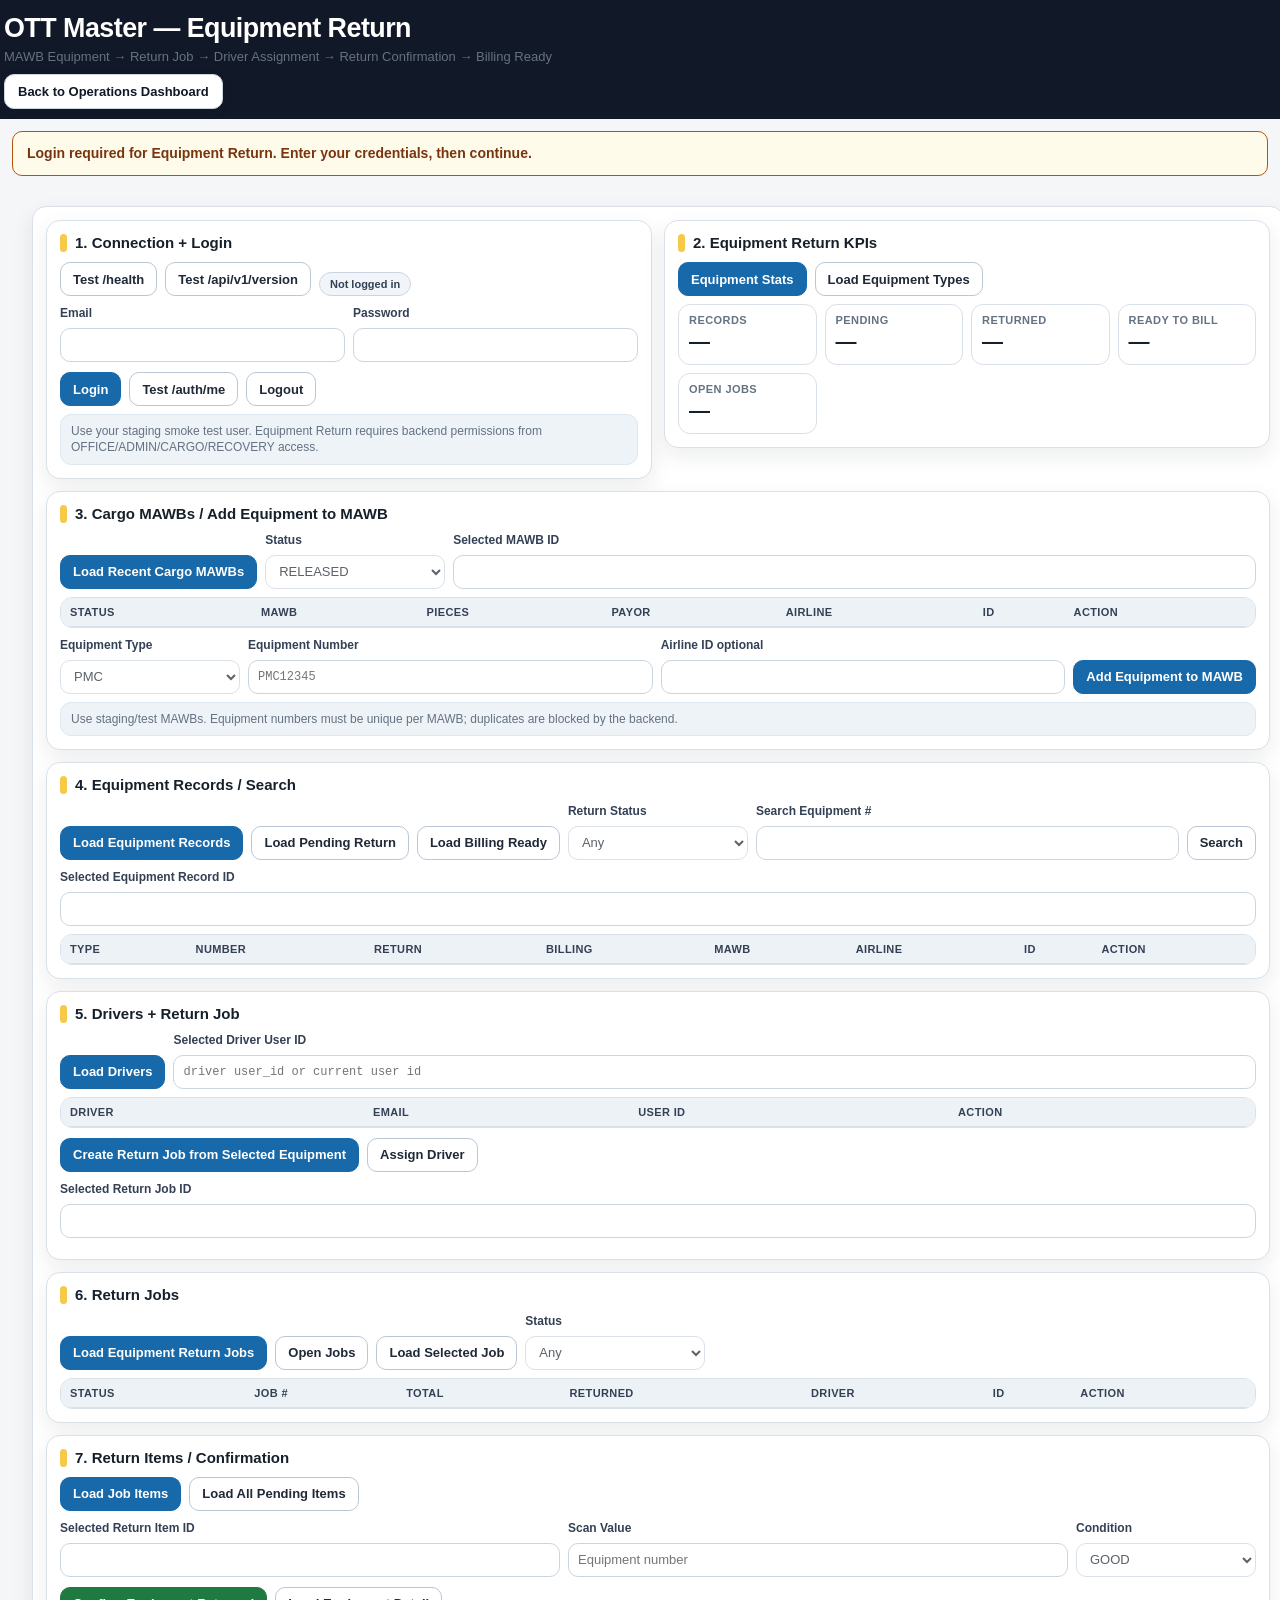
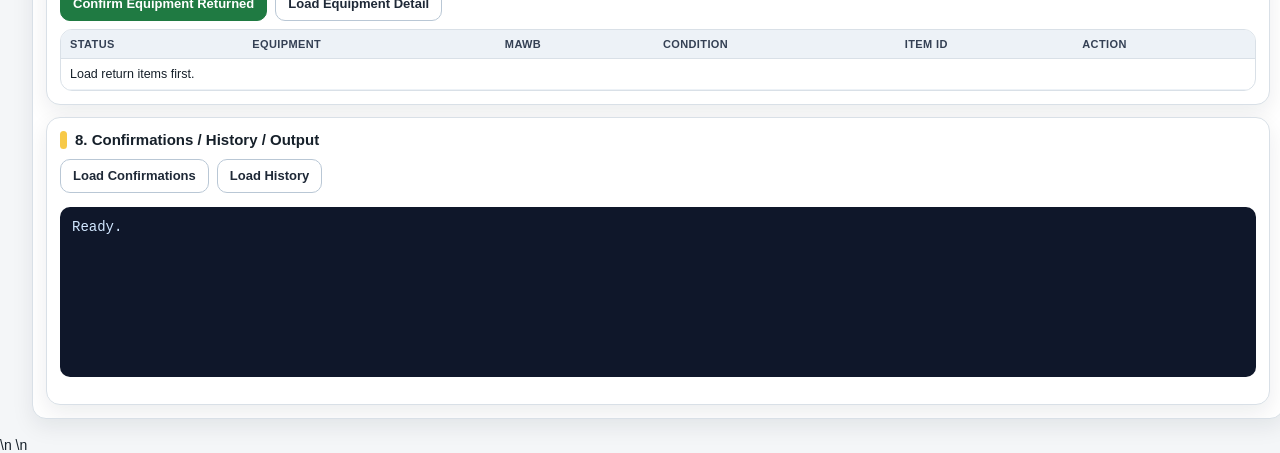
<file: live-server/ui/equipment-return.html>
<!doctype html>
<html lang="en">
<head>
  <meta charset="utf-8" />
  <meta name="viewport" content="width=device-width, initial-scale=1" />
  <title>OTT Master — Equipment Return</title>
  <link rel="stylesheet" href="./phase3i.css" />

  <style>
    /* PHASE 8E-G EQUIPMENT RETURN UI POLISH
       UI-only polish. No API, auth, Supabase, Claude, token, or backend changes. */

    :root {
      --ott-bg: #f4f6f8;
      --ott-card: #ffffff;
      --ott-border: #d9e0e7;
      --ott-soft: #eef3f7;
      --ott-text: #16202a;
      --ott-muted: #647282;
      --ott-blue: #1769aa;
      --ott-green: #1f7a42;
      --ott-red: #b42318;
      --ott-yellow: #f7c948;
      --ott-radius: 14px;
      --ott-shadow: 0 8px 22px rgba(15, 23, 42, 0.08);
    }

    * {
      box-sizing: border-box;
    }

    body {
      margin: 0;
      background: var(--ott-bg);
      color: var(--ott-text);
      font-family: Arial, Helvetica, sans-serif;
      font-size: 14px;
    }

    .wrap,
    main,
    .page,
    .container {
      width: min(1440px, calc(100vw - 28px));
      max-width: 1440px;
      margin: 0 auto;
    }

    header,
    .header {
      padding: 14px 4px 10px;
    }

    h1 {
      margin: 0;
      font-size: clamp(22px, 2.1vw, 31px);
      line-height: 1.1;
      letter-spacing: -0.02em;
    }

    .sub {
      margin-top: 5px;
      color: var(--ott-muted);
      font-size: 13px;
    }

    .phase8eg-equipment-strip {
      display: grid;
      grid-template-columns: repeat(5, minmax(150px, 1fr));
      gap: 8px;
      width: min(1440px, calc(100vw - 28px));
      margin: 10px auto 12px;
    }

    .phase8eg-step {
      background: #fff;
      border: 1px solid var(--ott-border);
      border-radius: 12px;
      padding: 8px 10px;
      box-shadow: 0 4px 14px rgba(15, 23, 42, 0.05);
      font-size: 12px;
      font-weight: 800;
      color: #344054;
      text-align: center;
    }

    .grid,
    .cards,
    .main-grid,
    .layout {
      display: grid !important;
      grid-template-columns: repeat(2, minmax(420px, 1fr)) !important;
      gap: 12px !important;
      align-items: start !important;
      width: min(1440px, calc(100vw - 28px)) !important;
      margin: 0 auto !important;
    }

    section,
    .card,
    .panel {
      background: var(--ott-card);
      border: 1px solid var(--ott-border);
      border-radius: var(--ott-radius);
      padding: 13px;
      box-shadow: var(--ott-shadow);
      overflow: hidden;
      min-width: 0;
    }

    section {
      margin-bottom: 12px;
    }

    section:has(.table-wrap),
    .card:has(.table-wrap),
    .panel:has(.table-wrap),
    section:has(table),
    .card:has(table),
    .panel:has(table) {
      grid-column: 1 / -1 !important;
    }

    h2 {
      margin: 0 0 9px;
      font-size: 15px;
      line-height: 1.2;
      display: flex;
      align-items: center;
      gap: 8px;
    }

    h2::before {
      content: "";
      width: 7px;
      height: 18px;
      border-radius: 99px;
      background: var(--ott-yellow);
      flex: 0 0 auto;
    }

    .row {
      display: flex;
      flex-wrap: wrap;
      gap: 8px;
      align-items: end;
      margin-bottom: 8px;
    }

    .field {
      flex: 1 1 220px;
      min-width: 180px;
      margin: 0;
    }

    .field.small {
      flex: 0 1 180px;
      min-width: 145px;
    }

    label {
      display: block;
      margin-bottom: 4px;
      color: #344054;
      font-size: 12px;
      font-weight: 800;
    }

    input,
    select,
    textarea {
      width: 100%;
      min-height: 34px;
      border: 1px solid #cbd5df;
      border-radius: 10px;
      background: #fff;
      color: var(--ott-text);
      padding: 7px 9px;
      font-size: 13px;
      outline: none;
    }

    textarea {
      min-height: 64px;
      resize: vertical;
    }

    input:focus,
    select:focus,
    textarea:focus {
      border-color: var(--ott-blue);
      box-shadow: 0 0 0 3px rgba(23, 105, 170, 0.14);
    }

    button {
      min-height: 34px;
      border: 1px solid #b9c7d5;
      border-radius: 10px;
      background: #ffffff;
      color: #1f2937;
      padding: 7px 12px;
      font-size: 13px;
      font-weight: 800;
      cursor: pointer;
      white-space: nowrap;
      max-width: 100%;
      overflow: hidden;
      text-overflow: ellipsis;
    }

    button:hover {
      filter: brightness(0.98);
      transform: translateY(-1px);
    }

    button.primary,
    button.blue {
      background: var(--ott-blue);
      border-color: var(--ott-blue);
      color: #fff;
    }

    button.green {
      background: var(--ott-green);
      border-color: var(--ott-green);
      color: #fff;
    }

    button.red {
      background: var(--ott-red);
      border-color: var(--ott-red);
      color: #fff;
    }

    .help,
    .hint,
    .note {
      margin: 7px 0 0;
      color: var(--ott-muted);
      font-size: 12px;
      line-height: 1.35;
      background: var(--ott-soft);
      border: 1px solid #dde7ef;
      border-radius: 11px;
      padding: 8px 10px;
    }

    .kpis,
    .kpi-grid {
      display: grid;
      grid-template-columns: repeat(auto-fit, minmax(135px, 1fr));
      gap: 8px;
    }

    .kpi {
      background: #fff;
      border: 1px solid var(--ott-border);
      border-radius: 12px;
      padding: 9px 10px;
      min-height: 58px;
    }

    .kpi b,
    .kpi .value {
      display: block;
      font-size: 21px;
      line-height: 1;
      margin-bottom: 4px;
    }

    .kpi span,
    .kpi .label {
      color: var(--ott-muted);
      font-size: 11px;
      font-weight: 800;
      text-transform: uppercase;
      letter-spacing: 0.04em;
    }

    .table-wrap {
      width: 100%;
      overflow: auto;
      border: 1px solid var(--ott-border);
      border-radius: 12px;
      background: #fff;
      max-height: 44vh;
    }

    table {
      width: 100%;
      border-collapse: separate;
      border-spacing: 0;
      min-width: 920px;
      font-size: 12.5px;
    }

    th {
      position: sticky;
      top: 0;
      z-index: 1;
      background: #edf2f7;
      color: #344054;
      font-size: 11px;
      text-transform: uppercase;
      letter-spacing: 0.035em;
      text-align: left;
      border-bottom: 1px solid var(--ott-border);
      padding: 8px 9px;
      white-space: nowrap;
    }

    td {
      border-bottom: 1px solid #edf2f7;
      padding: 8px 9px;
      vertical-align: top;
    }

    tbody tr:hover {
      background: #f8fafc;
    }

    td button {
      min-height: 30px;
      padding: 5px 9px;
      font-size: 12px;
    }

    .status-pill,
    .pill {
      display: inline-flex;
      align-items: center;
      min-height: 22px;
      border-radius: 999px;
      border: 1px solid #d0d7de;
      background: #f8fafc;
      padding: 3px 8px;
      font-size: 11px;
      font-weight: 800;
      white-space: nowrap;
    }

    input[id*="equipment" i],
    input[id*="mawb" i],
    input[id*="driver" i],
    input[id*="selected" i] {
      font-family: Consolas, Monaco, monospace;
      font-size: 12px;
    }

    @media (max-width: 980px) {
      .grid,
      .cards,
      .main-grid,
      .layout {
        grid-template-columns: 1fr !important;
      }

      .phase8eg-equipment-strip {
        grid-template-columns: repeat(2, minmax(150px, 1fr));
      }
    }

    @media (max-width: 620px) {
      .phase8eg-equipment-strip {
        grid-template-columns: 1fr;
      }

      .row {
        display: block;
      }

      .field,
      .field.small {
        width: 100%;
        margin-bottom: 8px;
      }

      button {
        width: 100%;
        margin-bottom: 6px;
      }
    }
  </style>


<style>
  /* PHASE 8H-D LOGIN BADGE COLOR ONLY
     Badge-only CSS. No grid/card/section/row/layout changes. */

  #loginBadge {
    display: inline-flex !important;
    align-items: center !important;
    justify-content: center !important;
    min-height: 24px !important;
    padding: 4px 10px !important;
    border-radius: 999px !important;
    border: 1px solid #cbd5e1 !important;
    background: #f1f5f9 !important;
    color: #334155 !important;
    font-size: 11px !important;
    font-weight: 900 !important;
    white-space: nowrap !important;
  }

  #loginBadge.badge.ok,
  #loginBadge.ok,
  #loginBadge.auth-ok {
    background: #dcfce7 !important;
    color: #166534 !important;
    border-color: #86efac !important;
  }

  #loginBadge.auth-warn {
    background: #fef3c7 !important;
    color: #92400e !important;
    border-color: #fde68a !important;
  }

  #loginBadge.fail,
  #loginBadge.auth-fail,
  #loginBadge.auth-error {
    background: #fee2e2 !important;
    color: #991b1b !important;
    border-color: #fecaca !important;
  }
</style>

</head>
<body data-module-key="equipment">
  <header>
    <h1>OTT Master — Equipment Return</h1>
    <div class="sub">MAWB Equipment → Return Job → Driver Assignment → Return Confirmation → Billing Ready</div>
  
    <!-- PHASE 8H-C2 BACK TO OPERATIONS BUTTON ONLY START -->
    <a href="./operational-integration-dashboard.html" style="display:inline-flex;align-items:center;justify-content:center;min-height:34px;margin-top:10px;padding:9px 13px;border-radius:10px;background:#ffffff;color:#111827;font-weight:800;font-size:13px;text-decoration:none;border:1px solid #cbd5e1;box-shadow:0 3px 10px rgba(15,23,42,0.10);white-space:nowrap;">Back to Operations Dashboard</a>
    <!-- PHASE 8H-C2 BACK TO OPERATIONS BUTTON ONLY END -->
  </header>

  <main>
    <section class="grid">
      <div class="card">
        <h2>1. Connection + Login</h2>
        <div class="row">
          <button id="btnHealth">Test /health</button>
          <button id="btnVersion">Test /api/v1/version</button>
          <span id="loginBadge" class="badge">Not logged in</span>
        </div>
        <div class="row">
          <div class="field"><label>Email</label><input id="email" type="email" autocomplete="username" /></div>
          <div class="field"><label>Password</label><input id="password" type="password" autocomplete="current-password" /></div>
        </div>
        <div class="row">
          <button id="btnLogin" class="primary">Login</button>
          <button id="btnMe">Test /auth/me</button>
          <button id="btnLogout">Logout</button>
        </div>
        <p class="help">Use your staging smoke test user. Equipment Return requires backend permissions from OFFICE/ADMIN/CARGO/RECOVERY access.</p>
      </div>

      <div class="card">
        <h2>2. Equipment Return KPIs</h2>
        <div class="row">
          <button id="btnStats" class="blue">Equipment Stats</button>
          <button id="btnTypes">Load Equipment Types</button>
        </div>
        <div class="kpi-grid">
          <div class="kpi"><div class="label">Records</div><div id="kpiRecords" class="value">—</div></div>
          <div class="kpi"><div class="label">Pending</div><div id="kpiPending" class="value">—</div></div>
          <div class="kpi"><div class="label">Returned</div><div id="kpiReturned" class="value">—</div></div>
          <div class="kpi"><div class="label">Ready to Bill</div><div id="kpiReadyBill" class="value">—</div></div>
          <div class="kpi"><div class="label">Open Jobs</div><div id="kpiOpenJobs" class="value">—</div></div>
        </div>
      </div>

      <div class="card wide">
        <h2>3. Cargo MAWBs / Add Equipment to MAWB</h2>
        <div class="row">
          <button id="btnLoadMawbs" class="blue">Load Recent Cargo MAWBs</button>
          <div class="field small"><label>Status</label><select id="mawbStatus"><option value="RELEASED">RELEASED</option><option value="NEW">NEW</option><option value="WAREHOUSE_INSPECTION">WAREHOUSE_INSPECTION</option><option value="">Any</option></select></div>
          <div class="field"><label>Selected MAWB ID</label><input id="selectedMawbId" /></div>
        </div>
        <div class="table-wrap"><table id="mawbsTable"><thead><tr><th>Status</th><th>MAWB</th><th>Pieces</th><th>Payor</th><th>Airline</th><th>ID</th><th>Action</th></tr></thead><tbody></tbody></table></div>
        <div class="row">
          <div class="field small"><label>Equipment Type</label><select id="equipmentTypeKey"><option>PMC</option><option>AKE</option><option>LD7</option><option>PGA</option><option>PAG</option><option>RKN</option></select></div>
          <div class="field"><label>Equipment Number</label><input id="equipmentNumber" placeholder="PMC12345" /></div>
          <div class="field"><label>Airline ID optional</label><input id="equipmentAirlineId" /></div>
          <button id="btnAddEquipment" class="primary">Add Equipment to MAWB</button>
        </div>
        <p class="help">Use staging/test MAWBs. Equipment numbers must be unique per MAWB; duplicates are blocked by the backend.</p>
      </div>

      <div class="card wide">
        <h2>4. Equipment Records / Search</h2>
        <div class="row">
          <button id="btnRecords" class="blue">Load Equipment Records</button>
          <button id="btnPendingRecords">Load Pending Return</button>
          <button id="btnBillingReady">Load Billing Ready</button>
          <div class="field small"><label>Return Status</label><select id="returnStatusFilter"><option value="">Any</option><option>PENDING_RETURN</option><option>RETURN_JOB_CREATED</option><option>RETURNED</option><option>LOST</option><option>CANCELLED</option></select></div>
          <div class="field"><label>Search Equipment #</label><input id="searchEquipmentNumber" /></div>
          <button id="btnSearchEquipment">Search</button>
        </div>
        <div class="row"><div class="field"><label>Selected Equipment Record ID</label><input id="selectedEquipmentRecordId" /></div></div>
        <div class="table-wrap"><table id="recordsTable"><thead><tr><th>Type</th><th>Number</th><th>Return</th><th>Billing</th><th>MAWB</th><th>Airline</th><th>ID</th><th>Action</th></tr></thead><tbody></tbody></table></div>
      </div>

      <div class="card">
        <h2>5. Drivers + Return Job</h2>
        <div class="row">
          <button id="btnDrivers" class="blue">Load Drivers</button>
          <div class="field"><label>Selected Driver User ID</label><input id="selectedDriverUserId" placeholder="driver user_id or current user id" /></div>
        </div>
        <div class="table-wrap"><table id="driversTable"><thead><tr><th>Driver</th><th>Email</th><th>User ID</th><th>Action</th></tr></thead><tbody></tbody></table></div>
        <div class="row"><button id="btnCreateReturnJob" class="primary">Create Return Job from Selected Equipment</button><button id="btnAssignDriver">Assign Driver</button></div>
        <div class="row"><div class="field"><label>Selected Return Job ID</label><input id="selectedReturnJobId" /></div></div>
      </div>

      <div class="card">
        <h2>6. Return Jobs</h2>
        <div class="row">
          <button id="btnReturnJobs" class="blue">Load Equipment Return Jobs</button>
          <button id="btnOpenReturnJobs">Open Jobs</button>
          <button id="btnLoadReturnJob">Load Selected Job</button>
          <div class="field small"><label>Status</label><select id="returnJobStatusFilter"><option value="">Any</option><option>PENDING</option><option>ASSIGNED</option><option>IN_PROGRESS</option><option>PARTIAL_RETURNED</option><option>RETURNED_COMPLETE</option></select></div>
        </div>
        <div class="table-wrap"><table id="jobsTable"><thead><tr><th>Status</th><th>Job #</th><th>Total</th><th>Returned</th><th>Driver</th><th>ID</th><th>Action</th></tr></thead><tbody></tbody></table></div>
      </div>

      <div class="card wide">
        <h2>7. Return Items / Confirmation</h2>
        <div class="row"><button id="btnJobItems" class="blue">Load Job Items</button><button id="btnAllItems">Load All Pending Items</button></div>
        <div class="row"><div class="field"><label>Selected Return Item ID</label><input id="selectedReturnItemId" /></div><div class="field"><label>Scan Value</label><input id="scanValue" placeholder="Equipment number" /></div><div class="field small"><label>Condition</label><select id="returnCondition"><option>GOOD</option><option>DAMAGED</option><option>DIRTY</option><option>UNKNOWN</option></select></div></div>
        <div class="row"><button id="btnConfirmReturn" class="green">Confirm Equipment Returned</button><button id="btnRecordDetail">Load Equipment Detail</button></div>
        <div class="table-wrap"><table id="itemsTable"><thead><tr><th>Status</th><th>Equipment</th><th>MAWB</th><th>Condition</th><th>Item ID</th><th>Action</th></tr></thead><tbody><tr><td colspan="6">Load return items first.</td></tr></tbody></table></div>
      </div>

      <div class="card wide">
        <h2>8. Confirmations / History / Output</h2>
        <div class="row"><button id="btnConfirmations">Load Confirmations</button><button id="btnHistory">Load History</button></div>
        <pre id="output">Ready.</pre>
      </div>
    </section>
  </main>

  <script src="../ott-config.js"></script>
  <script src="../api/ott-api-client.js"></script>
  <script src="../auth/ott-auth.js"></script>
  <script src="../auth/ott-permissions.js"></script>
  <script src="../auth/ott-page-guard.js"></script>
  <script src="./equipment-return.js"></script>


\n
<!-- PHASE 8C ENTER LOGIN SHORTCUT FINAL START -->
<script>
(function () {
  if (window.__phase8cEnterLoginFinalInstalled) return;
  window.__phase8cEnterLoginFinalInstalled = true;

  function isLoginInput(target) {
    if (!target) return false;

    var id = String(target.id || "").toLowerCase();
    var type = String(target.type || "").toLowerCase();

    return id === "email" || id === "password" || type === "email" || type === "password";
  }

  function clickLoginButton() {
    var loginBtn = document.getElementById("btnLogin");
    if (!loginBtn || loginBtn.disabled) return false;

    loginBtn.dispatchEvent(new MouseEvent("click", {
      bubbles: true,
      cancelable: true,
      view: window
    }));

    return true;
  }

  function handleEnter(event) {
    var key = event.key || event.code || "";
    var isEnter = key === "Enter" || key === "NumpadEnter" || event.keyCode === 13;

    if (!isEnter) return;
    if (!isLoginInput(event.target)) return;

    event.preventDefault();
    event.stopPropagation();
    event.stopImmediatePropagation();

    clickLoginButton();
  }

  document.addEventListener("keydown", handleEnter, true);
  document.addEventListener("keypress", handleEnter, true);
})();
</script>
<!-- PHASE 8C ENTER LOGIN SHORTCUT FINAL END -->
\n</body>
</html>
</file>
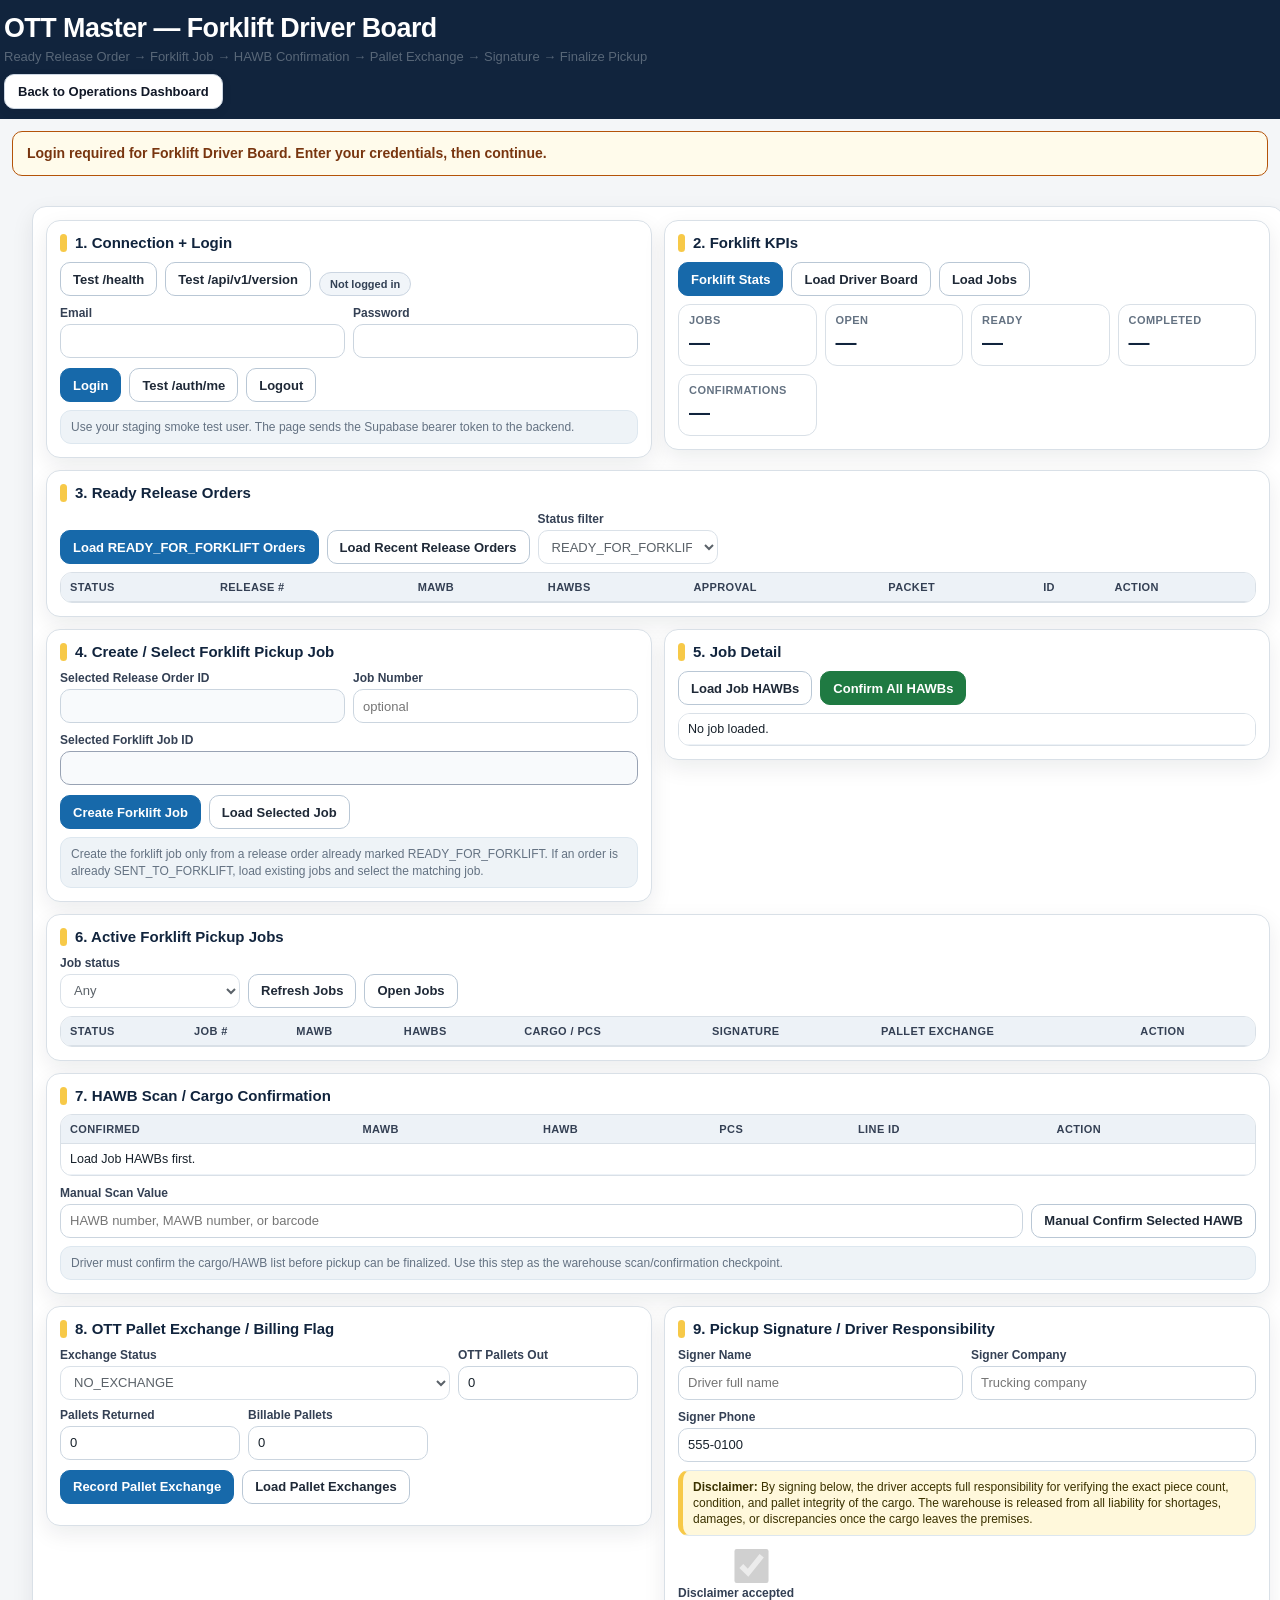
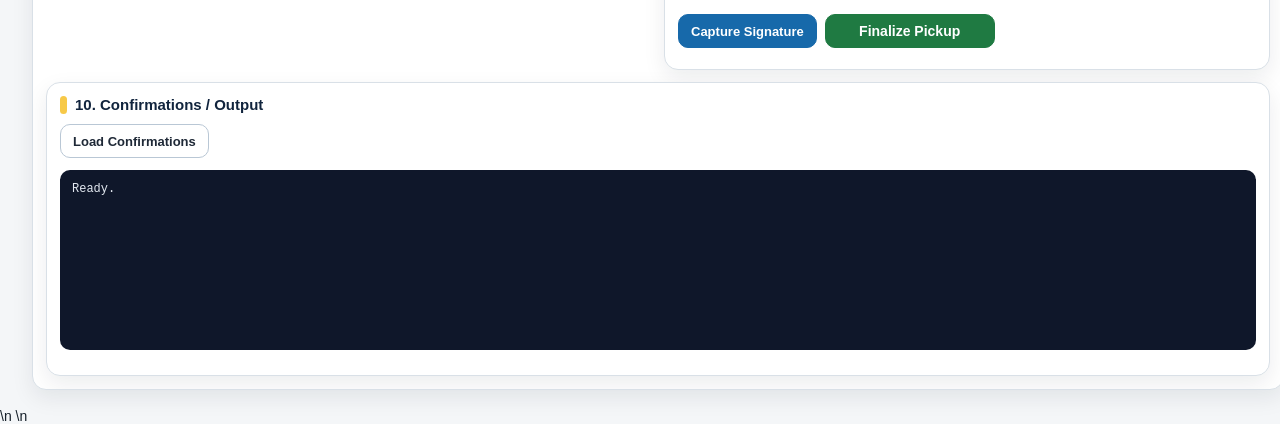
<file: live-server/ui/forklift-driver-board.html>
<!doctype html>
<html lang="en">
<head>
  <meta charset="utf-8" />
  <meta name="viewport" content="width=device-width, initial-scale=1" />
  <title>OTT Master — Forklift Driver Board</title>
  <link rel="stylesheet" href="./phase3h.css" />

  <style>
    /* PHASE 8E-F FORKLIFT DRIVER BOARD UI POLISH
       UI-only polish. No API, auth, Supabase, Claude, or backend changes. */

    :root {
      --ott-bg: #f4f6f8;
      --ott-card: #ffffff;
      --ott-border: #d9e0e7;
      --ott-soft: #eef3f7;
      --ott-text: #16202a;
      --ott-muted: #647282;
      --ott-blue: #1769aa;
      --ott-green: #1f7a42;
      --ott-red: #b42318;
      --ott-yellow: #f7c948;
      --ott-radius: 14px;
      --ott-shadow: 0 8px 22px rgba(15, 23, 42, 0.08);
    }

    * {
      box-sizing: border-box;
    }

    body[data-module-key="forklift"] {
      margin: 0;
      background: var(--ott-bg);
      color: var(--ott-text);
      font-family: Arial, Helvetica, sans-serif;
      font-size: 14px;
    }

    body[data-module-key="forklift"] .wrap,
    body[data-module-key="forklift"] main,
    body[data-module-key="forklift"] .page,
    body[data-module-key="forklift"] .container {
      width: min(1440px, calc(100vw - 28px));
      max-width: 1440px;
      margin: 0 auto;
    }

    body[data-module-key="forklift"] header,
    body[data-module-key="forklift"] .header {
      padding: 14px 4px 10px;
    }

    body[data-module-key="forklift"] h1 {
      margin: 0;
      font-size: clamp(22px, 2.1vw, 31px);
      line-height: 1.1;
      letter-spacing: -0.02em;
    }

    body[data-module-key="forklift"] .sub {
      margin-top: 5px;
      color: var(--ott-muted);
      font-size: 13px;
    }

    body[data-module-key="forklift"] .phase8ef-driver-strip {
      display: grid;
      grid-template-columns: repeat(5, minmax(130px, 1fr));
      gap: 8px;
      margin: 10px 0 12px;
    }

    body[data-module-key="forklift"] .phase8ef-step {
      background: #fff;
      border: 1px solid var(--ott-border);
      border-radius: 12px;
      padding: 8px 10px;
      box-shadow: 0 4px 14px rgba(15, 23, 42, 0.05);
      font-size: 12px;
      font-weight: 700;
      color: #344054;
      text-align: center;
    }

    body[data-module-key="forklift"] .grid {
      display: grid;
      grid-template-columns: repeat(12, 1fr);
      gap: 12px;
      align-items: start;
    }

    body[data-module-key="forklift"] section,
    body[data-module-key="forklift"] .card,
    body[data-module-key="forklift"] .panel {
      background: var(--ott-card);
      border: 1px solid var(--ott-border);
      border-radius: var(--ott-radius);
      padding: 13px;
      box-shadow: var(--ott-shadow);
      overflow: hidden;
    }

    body[data-module-key="forklift"] section {
      margin-bottom: 12px;
    }

    body[data-module-key="forklift"] h2 {
      margin: 0 0 9px;
      font-size: 15px;
      line-height: 1.2;
      display: flex;
      align-items: center;
      gap: 8px;
    }

    body[data-module-key="forklift"] h2::before {
      content: "";
      width: 7px;
      height: 18px;
      border-radius: 99px;
      background: var(--ott-yellow);
      flex: 0 0 auto;
    }

    body[data-module-key="forklift"] .row {
      display: flex;
      flex-wrap: wrap;
      gap: 8px;
      align-items: end;
      margin-bottom: 8px;
    }

    body[data-module-key="forklift"] .field {
      flex: 1 1 220px;
      min-width: 180px;
      margin: 0;
    }

    body[data-module-key="forklift"] .field.small {
      flex: 0 1 180px;
      min-width: 145px;
    }

    body[data-module-key="forklift"] label {
      display: block;
      margin-bottom: 4px;
      color: #344054;
      font-size: 12px;
      font-weight: 700;
    }

    body[data-module-key="forklift"] input,
    body[data-module-key="forklift"] select,
    body[data-module-key="forklift"] textarea {
      width: 100%;
      min-height: 34px;
      border: 1px solid #cbd5df;
      border-radius: 10px;
      background: #fff;
      color: var(--ott-text);
      padding: 7px 9px;
      font-size: 13px;
      outline: none;
    }

    body[data-module-key="forklift"] textarea {
      min-height: 64px;
      resize: vertical;
    }

    body[data-module-key="forklift"] input:focus,
    body[data-module-key="forklift"] select:focus,
    body[data-module-key="forklift"] textarea:focus {
      border-color: var(--ott-blue);
      box-shadow: 0 0 0 3px rgba(23, 105, 170, 0.14);
    }

    body[data-module-key="forklift"] button {
      min-height: 34px;
      border: 1px solid #b9c7d5;
      border-radius: 10px;
      background: #ffffff;
      color: #1f2937;
      padding: 7px 12px;
      font-size: 13px;
      font-weight: 800;
      cursor: pointer;
      white-space: nowrap;
    }

    body[data-module-key="forklift"] button:hover {
      filter: brightness(0.98);
      transform: translateY(-1px);
    }

    body[data-module-key="forklift"] button.primary,
    body[data-module-key="forklift"] button.blue {
      background: var(--ott-blue);
      border-color: var(--ott-blue);
      color: #fff;
    }

    body[data-module-key="forklift"] button.green {
      background: var(--ott-green);
      border-color: var(--ott-green);
      color: #fff;
    }

    body[data-module-key="forklift"] button.red {
      background: var(--ott-red);
      border-color: var(--ott-red);
      color: #fff;
    }

    body[data-module-key="forklift"] #btnFinalize {
      min-width: 170px;
      font-size: 14px;
    }

    body[data-module-key="forklift"] #btnFinalizeBlocked {
      display: none !important;
    }

    body[data-module-key="forklift"] .help {
      margin: 7px 0 0;
      color: var(--ott-muted);
      font-size: 12px;
      line-height: 1.35;
      background: var(--ott-soft);
      border: 1px solid #dde7ef;
      border-radius: 11px;
      padding: 8px 10px;
    }

    body[data-module-key="forklift"] .kpis,
    body[data-module-key="forklift"] .kpi-grid {
      display: grid;
      grid-template-columns: repeat(auto-fit, minmax(135px, 1fr));
      gap: 8px;
    }

    body[data-module-key="forklift"] .kpi {
      background: #fff;
      border: 1px solid var(--ott-border);
      border-radius: 12px;
      padding: 9px 10px;
      min-height: 58px;
    }

    body[data-module-key="forklift"] .kpi b,
    body[data-module-key="forklift"] .kpi .value {
      display: block;
      font-size: 21px;
      line-height: 1;
      margin-bottom: 4px;
    }

    body[data-module-key="forklift"] .kpi span,
    body[data-module-key="forklift"] .kpi .label {
      color: var(--ott-muted);
      font-size: 11px;
      font-weight: 700;
      text-transform: uppercase;
      letter-spacing: 0.04em;
    }

    body[data-module-key="forklift"] .table-wrap {
      width: 100%;
      overflow: auto;
      border: 1px solid var(--ott-border);
      border-radius: 12px;
      background: #fff;
      max-height: 50vh;
    }

    body[data-module-key="forklift"] table {
      width: 100%;
      border-collapse: separate;
      border-spacing: 0;
      min-width: 920px;
      font-size: 12.5px;
    }

    body[data-module-key="forklift"] th {
      position: sticky;
      top: 0;
      z-index: 1;
      background: #edf2f7;
      color: #344054;
      font-size: 11px;
      text-transform: uppercase;
      letter-spacing: 0.035em;
      text-align: left;
      border-bottom: 1px solid var(--ott-border);
      padding: 8px 9px;
      white-space: nowrap;
    }

    body[data-module-key="forklift"] td {
      border-bottom: 1px solid #edf2f7;
      padding: 8px 9px;
      vertical-align: top;
    }

    body[data-module-key="forklift"] tbody tr:hover {
      background: #f8fafc;
    }

    body[data-module-key="forklift"] td button {
      min-height: 30px;
      padding: 5px 9px;
      font-size: 12px;
    }

    body[data-module-key="forklift"] #jobsTable td:nth-child(3),
    body[data-module-key="forklift"] #jobsTable td:nth-child(4),
    body[data-module-key="forklift"] #jobsTable td:nth-child(5) {
      font-weight: 700;
    }

    body[data-module-key="forklift"] #selectedReleaseOrderId,
    body[data-module-key="forklift"] #selectedJobId {
      font-family: Consolas, Monaco, monospace;
      font-size: 12px;
      background: #f8fafc;
    }

    body[data-module-key="forklift"] #selectedJobId {
      border-color: #98a2b3;
    }

    body[data-module-key="forklift"] #signaturePayload {
      min-height: 54px;
      font-family: Consolas, Monaco, monospace;
      font-size: 12px;
    }

    body[data-module-key="forklift"] .phase8ef-signature-note {
      border-left: 5px solid var(--ott-yellow);
      background: #fff8db;
      color: #3b3200;
    }

    @media (max-width: 1100px) {
      body[data-module-key="forklift"] .phase8ef-driver-strip {
        grid-template-columns: repeat(3, minmax(120px, 1fr));
      }
    }

    @media (max-width: 760px) {
      body[data-module-key="forklift"] .phase8ef-driver-strip {
        grid-template-columns: 1fr;
      }

      body[data-module-key="forklift"] .row {
        display: block;
      }

      body[data-module-key="forklift"] .field,
      body[data-module-key="forklift"] .field.small {
        width: 100%;
        margin-bottom: 8px;
      }

      body[data-module-key="forklift"] button {
        width: 100%;
        margin-bottom: 6px;
      }
    }
  </style>


  <style>
    /* PHASE 8E-F-B FORKLIFT LAYOUT FIX
       Corrects Phase 8E-F card squeeze. UI-only fix. */

    body[data-module-key="forklift"] .grid {
      display: grid !important;
      grid-template-columns: repeat(2, minmax(420px, 1fr)) !important;
      gap: 12px !important;
      align-items: start !important;
      width: min(1440px, calc(100vw - 28px)) !important;
      margin: 0 auto !important;
    }

    body[data-module-key="forklift"] .grid > section,
    body[data-module-key="forklift"] .grid > .card,
    body[data-module-key="forklift"] .grid > .panel {
      min-width: 0 !important;
      width: 100% !important;
    }

    body[data-module-key="forklift"] .grid > section:nth-child(3),
    body[data-module-key="forklift"] .grid > section:nth-child(6),
    body[data-module-key="forklift"] .grid > section:nth-child(9) {
      grid-column: 1 / -1 !important;
    }

    body[data-module-key="forklift"] .phase8ef-driver-strip {
      width: min(1440px, calc(100vw - 28px)) !important;
      margin: 10px auto 12px !important;
      grid-template-columns: repeat(5, minmax(150px, 1fr)) !important;
    }

    body[data-module-key="forklift"] .table-wrap {
      max-height: 42vh !important;
    }

    body[data-module-key="forklift"] button {
      max-width: 100%;
      overflow: hidden;
      text-overflow: ellipsis;
    }

    @media (max-width: 980px) {
      body[data-module-key="forklift"] .grid {
        grid-template-columns: 1fr !important;
      }

      body[data-module-key="forklift"] .phase8ef-driver-strip {
        grid-template-columns: repeat(2, minmax(150px, 1fr)) !important;
      }
    }

    @media (max-width: 620px) {
      body[data-module-key="forklift"] .phase8ef-driver-strip {
        grid-template-columns: 1fr !important;
      }
    }
  </style>


<style>
  /* PHASE 8H-D LOGIN BADGE COLOR ONLY
     Badge-only CSS. No grid/card/section/row/layout changes. */

  #loginBadge {
    display: inline-flex !important;
    align-items: center !important;
    justify-content: center !important;
    min-height: 24px !important;
    padding: 4px 10px !important;
    border-radius: 999px !important;
    border: 1px solid #cbd5e1 !important;
    background: #f1f5f9 !important;
    color: #334155 !important;
    font-size: 11px !important;
    font-weight: 900 !important;
    white-space: nowrap !important;
  }

  #loginBadge.badge.ok,
  #loginBadge.ok,
  #loginBadge.auth-ok {
    background: #dcfce7 !important;
    color: #166534 !important;
    border-color: #86efac !important;
  }

  #loginBadge.auth-warn {
    background: #fef3c7 !important;
    color: #92400e !important;
    border-color: #fde68a !important;
  }

  #loginBadge.fail,
  #loginBadge.auth-fail,
  #loginBadge.auth-error {
    background: #fee2e2 !important;
    color: #991b1b !important;
    border-color: #fecaca !important;
  }
</style>

</head>
<body data-module-key="forklift">
  <header>
    <h1>OTT Master — Forklift Driver Board</h1>
    <div class="sub">Ready Release Order → Forklift Job → HAWB Confirmation → Pallet Exchange → Signature → Finalize Pickup</div>
  
    <!-- PHASE 8H-C2 BACK TO OPERATIONS BUTTON ONLY START -->
    <a href="./operational-integration-dashboard.html" style="display:inline-flex;align-items:center;justify-content:center;min-height:34px;margin-top:10px;padding:9px 13px;border-radius:10px;background:#ffffff;color:#111827;font-weight:800;font-size:13px;text-decoration:none;border:1px solid #cbd5e1;box-shadow:0 3px 10px rgba(15,23,42,0.10);white-space:nowrap;">Back to Operations Dashboard</a>
    <!-- PHASE 8H-C2 BACK TO OPERATIONS BUTTON ONLY END -->
  </header>

  <main>
    <section class="grid">
      <div class="card">
        <h2>1. Connection + Login</h2>
        <div class="row">
          <button id="btnHealth">Test /health</button>
          <button id="btnVersion">Test /api/v1/version</button>
          <span id="loginBadge" class="badge">Not logged in</span>
        </div>
        <div class="row">
          <div class="field"><label>Email</label><input id="email" type="email" autocomplete="username" /></div>
          <div class="field"><label>Password</label><input id="password" type="password" autocomplete="current-password" /></div>
        </div>
        <div class="row">
          <button id="btnLogin" class="primary">Login</button>
          <button id="btnMe">Test /auth/me</button>
          <button id="btnLogout">Logout</button>
        </div>
        <p class="help">Use your staging smoke test user. The page sends the Supabase bearer token to the backend.</p>
      </div>

      <div class="card">
        <h2>2. Forklift KPIs</h2>
        <div class="row">
          <button id="btnStats" class="blue">Forklift Stats</button>
          <button id="btnDriverBoard">Load Driver Board</button>
          <button id="btnJobs">Load Jobs</button>
        </div>
        <div class="kpi-grid">
          <div class="kpi"><div class="label">Jobs</div><div id="kpiJobs" class="value">—</div></div>
          <div class="kpi"><div class="label">Open</div><div id="kpiOpen" class="value">—</div></div>
          <div class="kpi"><div class="label">Ready</div><div id="kpiReady" class="value">—</div></div>
          <div class="kpi"><div class="label">Completed</div><div id="kpiCompleted" class="value">—</div></div>
          <div class="kpi"><div class="label">Confirmations</div><div id="kpiConfirmations" class="value">—</div></div>
        </div>
      </div>

      <div class="card wide">
        <h2>3. Ready Release Orders</h2>
        <div class="row">
          <button id="btnReadyOrders" class="blue">Load READY_FOR_FORKLIFT Orders</button>
          <button id="btnOrdersAny">Load Recent Release Orders</button>
          <div class="field small"><label>Status filter</label><select id="releaseOrderStatus"><option value="READY_FOR_FORKLIFT">READY_FOR_FORKLIFT</option><option value="SENT_TO_FORKLIFT">SENT_TO_FORKLIFT</option><option value="">Any</option></select></div>
        </div>
        <div class="table-wrap"><table id="ordersTable"><thead><tr><th>Status</th><th>Release #</th><th>MAWB</th><th>HAWBs</th><th>Approval</th><th>Packet</th><th>ID</th><th>Action</th></tr></thead><tbody></tbody></table></div>
      </div>

      <div class="card">
        <h2>4. Create / Select Forklift Pickup Job</h2>
        <div class="row">
          <div class="field"><label>Selected Release Order ID</label><input id="selectedReleaseOrderId" /></div>
          <div class="field"><label>Job Number</label><input id="jobNumber" placeholder="optional" /></div>
        </div>
        <div class="row"><div class="field"><label>Selected Forklift Job ID</label><input id="selectedJobId" /></div></div>
        <div class="row">
          <button id="btnCreateJob" class="primary">Create Forklift Job</button>
          <button id="btnLoadJob">Load Selected Job</button>
          <button id="btnFinalizeBlocked" class="red" type="button" aria-hidden="true">Test Finalize Block</button>
        </div>
        <p class="help">Create the forklift job only from a release order already marked READY_FOR_FORKLIFT. If an order is already SENT_TO_FORKLIFT, load existing jobs and select the matching job.</p>
      </div>

      <div class="card">
        <h2>5. Job Detail</h2>
        <div class="row"><button id="btnLoadHawbs">Load Job HAWBs</button><button id="btnConfirmAll" class="green">Confirm All HAWBs</button></div>
        <div class="table-wrap"><table id="jobDetailTable"><tbody><tr><td>No job loaded.</td></tr></tbody></table></div>
      </div>

      <div class="card wide">
        <h2>6. Active Forklift Pickup Jobs</h2>
        <div class="row">
          <div class="field small"><label>Job status</label><select id="jobStatusFilter"><option value="">Any</option><option value="QUEUED">QUEUED</option><option value="ASSIGNED">ASSIGNED</option><option value="IN_PROGRESS">IN_PROGRESS</option><option value="CARGO_CONFIRMED">CARGO_CONFIRMED</option><option value="SIGNATURE_CAPTURED">SIGNATURE_CAPTURED</option><option value="COMPLETED">COMPLETED</option></select></div>
          <button id="btnJobs2">Refresh Jobs</button><button id="btnOpenJobs">Open Jobs</button>
        </div>
        <div class="table-wrap"><table id="jobsTable"><thead><tr><th>Status</th><th>Job #</th><th>MAWB</th><th>HAWBs</th><th>Cargo / PCS</th><th>Signature</th><th>Pallet Exchange</th><th>Action</th></tr></thead><tbody></tbody></table></div>
      </div>

      <div class="card wide">
        <h2>7. HAWB Scan / Cargo Confirmation</h2>
        <div class="table-wrap"><table id="hawbsTable"><thead><tr><th>Confirmed</th><th>MAWB</th><th>HAWB</th><th>PCS</th><th>Line ID</th><th>Action</th></tr></thead><tbody><tr><td colspan="6">Load Job HAWBs first.</td></tr></tbody></table></div>
        <div class="row"><div class="field"><label>Manual Scan Value</label><input id="manualScanValue" placeholder="HAWB number, MAWB number, or barcode" /></div><button id="btnManualConfirm">Manual Confirm Selected HAWB</button></div>
        <p class="help">Driver must confirm the cargo/HAWB list before pickup can be finalized. Use this step as the warehouse scan/confirmation checkpoint.</p>
      </div>

      <div class="card">
        <h2>8. OTT Pallet Exchange / Billing Flag</h2>
        <div class="row">
          <div class="field"><label>Exchange Status</label><select id="exchangeStatus"><option value="NO_EXCHANGE">NO_EXCHANGE</option><option value="EXCHANGED">EXCHANGED</option><option value="NOT_RETURNED_BILLABLE">NOT_RETURNED_BILLABLE</option><option value="NOT_APPLICABLE">NOT_APPLICABLE</option></select></div>
          <div class="field small"><label>OTT Pallets Out</label><input id="ottPalletsOut" type="number" min="0" value="0" /></div>
          <div class="field small"><label>Pallets Returned</label><input id="palletsReturned" type="number" min="0" value="0" /></div>
          <div class="field small"><label>Billable Pallets</label><input id="billablePallets" type="number" min="0" value="0" /></div>
        </div>
        <div class="row"><button id="btnPalletExchange" class="primary">Record Pallet Exchange</button><button id="btnPalletExchanges">Load Pallet Exchanges</button></div>
      </div>

      <div class="card">
        <h2>9. Pickup Signature / Driver Responsibility</h2>
        <div class="row"><div class="field"><label>Signer Name</label><input id="signerName" placeholder="Driver full name" /></div><div class="field"><label>Signer Company</label><input id="signerCompany" placeholder="Trucking company" /></div></div>
        <div class="row"><div class="field"><label>Signer Phone</label><input id="signerPhone" value="555-0100" /></div></div>
        <p class="help phase8ef-signature-note"><strong>Disclaimer:</strong> By signing below, the driver accepts full responsibility for verifying the exact piece count, condition, and pallet integrity of the cargo. The warehouse is released from all liability for shortages, damages, or discrepancies once the cargo leaves the premises.</p>
        <div class="row"><label class="check"><input id="disclaimerAccepted" type="checkbox" checked /> Disclaimer accepted</label></div>
        <div class="row"><button id="btnSignature" class="primary">Capture Signature</button><button id="btnFinalize" class="green">Finalize Pickup</button></div>
      </div>

      <div class="card wide">
        <h2>10. Confirmations / Output</h2>
        <div class="row"><button id="btnConfirmations">Load Confirmations</button></div>
        <pre id="output">Ready.</pre>
      </div>
    </section>
  </main>

  <script src="../ott-config.js"></script>
  <script src="../api/ott-api-client.js"></script>
  <script src="../auth/ott-auth.js"></script>
  <script src="../auth/ott-permissions.js"></script>
  <script src="../auth/ott-page-guard.js"></script>
  <script src="./forklift-driver-board.js"></script>


\n
<!-- PHASE 8C ENTER LOGIN SHORTCUT FINAL START -->
<script>
(function () {
  if (window.__phase8cEnterLoginFinalInstalled) return;
  window.__phase8cEnterLoginFinalInstalled = true;

  function isLoginInput(target) {
    if (!target) return false;

    var id = String(target.id || "").toLowerCase();
    var type = String(target.type || "").toLowerCase();

    return id === "email" || id === "password" || type === "email" || type === "password";
  }

  function clickLoginButton() {
    var loginBtn = document.getElementById("btnLogin");
    if (!loginBtn || loginBtn.disabled) return false;

    loginBtn.dispatchEvent(new MouseEvent("click", {
      bubbles: true,
      cancelable: true,
      view: window
    }));

    return true;
  }

  function handleEnter(event) {
    var key = event.key || event.code || "";
    var isEnter = key === "Enter" || key === "NumpadEnter" || event.keyCode === 13;

    if (!isEnter) return;
    if (!isLoginInput(event.target)) return;

    event.preventDefault();
    event.stopPropagation();
    event.stopImmediatePropagation();

    clickLoginButton();
  }

  document.addEventListener("keydown", handleEnter, true);
  document.addEventListener("keypress", handleEnter, true);
})();
</script>
<!-- PHASE 8C ENTER LOGIN SHORTCUT FINAL END -->
\n</body>
</html>
</file>
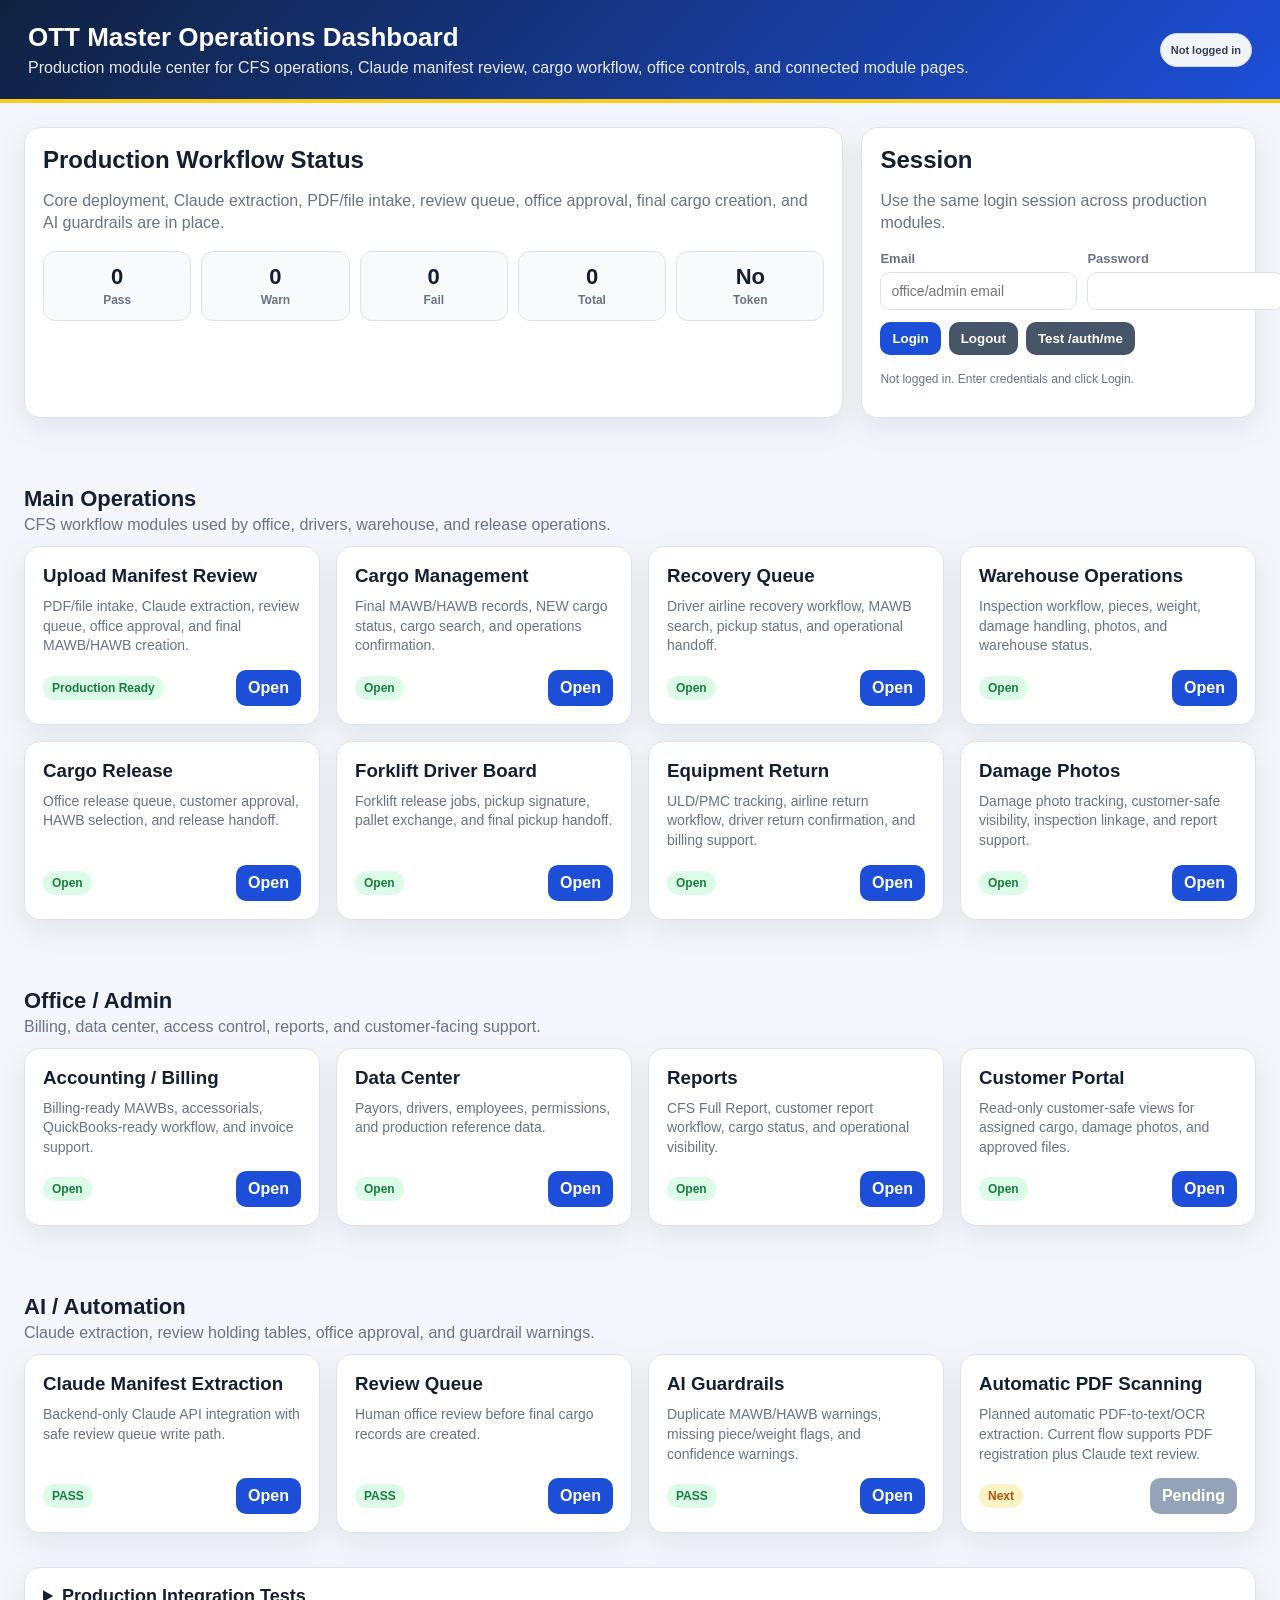
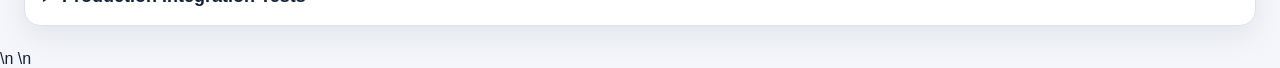
<file: live-server/ui/operational-integration-dashboard.html>
<!doctype html>
<html lang="en">
<head>
  <meta charset="utf-8" />
  <meta name="viewport" content="width=device-width, initial-scale=1" />
  <title>OTT Master Operations Dashboard</title>
  <style>
    body { margin:0; background:#f4f6fb; color:#132033; font-family:Arial, Helvetica, sans-serif; }
    .topbar { display:flex; justify-content:space-between; align-items:center; gap:16px; padding:22px 28px; background:linear-gradient(135deg,#10213f,#1d4ed8); color:white; border-bottom:4px solid #facc15; }
    .topbar h1 { margin:0; font-size:26px; }
    .topbar p { margin:6px 0 0; opacity:.9; }
    .badge { background:rgba(255,255,255,.16); border:1px solid rgba(255,255,255,.28); color:white; border-radius:999px; padding:8px 12px; font-weight:700; white-space:nowrap; }
    .layout { display:block !important; max-width:1500px; margin:0 auto; padding:24px; }
    .hero { display:grid !important; grid-template-columns:1.4fr .6fr; gap:18px; margin-bottom:22px; }
    .card, .module-card { background:white; border:1px solid #dce3ef; border-radius:16px; padding:18px; box-shadow:0 10px 30px rgba(15,23,42,.08); }
    .card h2, .module-card h3 { margin:0 0 10px; }
    .sub, .hint, .module-card p { color:#687386; line-height:1.4; }
    .section-head { margin:28px 0 12px; clear:both; }
    .section-head h2 { margin:0; font-size:22px; }
    .section-head p { margin:4px 0 0; color:#687386; }
    .module-grid { display:grid !important; grid-template-columns:repeat(4,minmax(240px,1fr)); gap:16px; width:100%; }
    .module-card { min-height:140px; display:flex; flex-direction:column; justify-content:space-between; }
    .module-card p { margin:0 0 14px; font-size:14px; }
    .module-actions { display:flex; justify-content:space-between; align-items:center; gap:10px; }
    .pill { border-radius:999px; padding:5px 9px; font-size:12px; font-weight:800; white-space:nowrap; }
    .ready { background:#dcfce7; color:#15803d; }
    .active { background:#dbeafe; color:#1d4ed8; }
    .planned { background:#fef3c7; color:#b45309; }
    .open-link, button { border:0; border-radius:10px; padding:9px 12px; background:#1d4ed8; color:white; font-weight:800; text-decoration:none; cursor:pointer; display:inline-flex; align-items:center; justify-content:center; }
    .open-link.secondary, button.secondary { background:#475569; }
    button.good { background:#15803d; }
    .open-link.disabled { background:#94a3b8; pointer-events:none; }
    .button-row { display:flex; flex-wrap:wrap; gap:8px; margin:12px 0; }
    .login-grid { display:grid; grid-template-columns:1fr 1fr; gap:10px; }
    label { display:flex; flex-direction:column; gap:6px; color:#687386; font-weight:800; font-size:13px; }
    input { border:1px solid #dce3ef; border-radius:10px; padding:10px; font-size:14px; }
    .kpi-grid { display:grid; grid-template-columns:repeat(5,1fr); gap:10px; margin-top:14px; }
    .kpi { background:#f8fafc; border:1px solid #dce3ef; border-radius:12px; padding:12px; text-align:center; }
    .kpi b { display:block; font-size:22px; }
    .kpi span { color:#687386; font-size:12px; font-weight:800; }
    details.card { margin-top:26px; }
    details.card summary { cursor:pointer; font-size:18px; font-weight:900; }
    .test-grid { display:grid; grid-template-columns:repeat(4,minmax(160px,1fr)); gap:10px; margin-top:12px; }
    .test-card { border:1px solid #dce3ef; border-radius:12px; padding:12px; background:#f8fafc; }
    .test-card h3 { margin:0 0 8px; font-size:15px; }
    .status-line { margin-top:8px; font-size:12px; color:#687386; }
    pre { overflow:auto; background:#0f172a; color:#dbeafe; border-radius:12px; padding:14px; min-height:120px; white-space:pre-wrap; }
    @media (max-width:1100px) { .hero { grid-template-columns:1fr; } .module-grid { grid-template-columns:repeat(2,minmax(220px,1fr)); } .test-grid { grid-template-columns:repeat(2,minmax(160px,1fr)); } }
    @media (max-width:640px) { .topbar { flex-direction:column; align-items:flex-start; } .module-grid, .test-grid, .login-grid { grid-template-columns:1fr; } }
  
    /* PHASE 8A SECTION OVERLAP FIX START */
    main.layout {
      display: block !important;
      width: 100% !important;
      max-width: 1500px !important;
      box-sizing: border-box !important;
    }

    main.layout > section,
    main.layout > details {
      display: block !important;
      width: 100% !important;
      clear: both !important;
      grid-column: 1 / -1 !important;
      box-sizing: border-box !important;
      margin-bottom: 30px !important;
    }

    main.layout > section.hero {
      display: grid !important;
      grid-template-columns: minmax(0, 1.35fr) minmax(300px, .65fr) !important;
      gap: 18px !important;
    }

    .module-grid {
      display: grid !important;
      grid-template-columns: repeat(auto-fit, minmax(260px, 1fr)) !important;
      gap: 16px !important;
      width: 100% !important;
      box-sizing: border-box !important;
    }

    .module-card {
      min-width: 0 !important;
      width: 100% !important;
      box-sizing: border-box !important;
    }

    .section-head {
      clear: both !important;
      width: 100% !important;
      margin-top: 34px !important;
    }

    #integrationTests {
      width: 100% !important;
      max-width: 100% !important;
      margin-top: 34px !important;
    }

    @media (max-width: 900px) {
      main.layout > section.hero {
        grid-template-columns: 1fr !important;
      }

      .module-grid {
        grid-template-columns: 1fr !important;
      }
    }
    /* PHASE 8A SECTION OVERLAP FIX END */

  
    /* PHASE 8A FINAL DASHBOARD LAYOUT FIX START */
    .ott-dashboard-layout {
      display: flex !important;
      flex-direction: column !important;
      gap: 30px !important;
      width: 100% !important;
      max-width: 1500px !important;
      margin: 0 auto !important;
      padding: 24px !important;
      box-sizing: border-box !important;
    }

    .ott-dashboard-layout > section,
    .ott-dashboard-layout > details {
      width: 100% !important;
      max-width: 100% !important;
      display: block !important;
      clear: both !important;
      box-sizing: border-box !important;
      margin: 0 !important;
    }

    .ott-dashboard-layout .hero {
      display: grid !important;
      grid-template-columns: minmax(0, 1.35fr) minmax(300px, .65fr) !important;
      gap: 18px !important;
    }

    .ott-dashboard-layout .module-grid {
      display: grid !important;
      grid-template-columns: repeat(auto-fit, minmax(260px, 1fr)) !important;
      gap: 16px !important;
      width: 100% !important;
    }

    .ott-dashboard-layout .module-card {
      width: 100% !important;
      min-width: 0 !important;
      box-sizing: border-box !important;
    }

    @media (max-width: 900px) {
      .ott-dashboard-layout .hero {
        grid-template-columns: 1fr !important;
      }
    }
    /* PHASE 8A FINAL DASHBOARD LAYOUT FIX END */

  
    /* PHASE 8A FORCE SINGLE COLUMN DASHBOARD START */
    #ottDashboardMain {
      display: flex !important;
      flex-direction: column !important;
      gap: 34px !important;
      max-width: 1500px !important;
      width: 100% !important;
      margin: 0 auto !important;
      padding: 24px !important;
      box-sizing: border-box !important;
    }

    #ottDashboardMain > section,
    #ottDashboardMain > details {
      display: block !important;
      width: 100% !important;
      max-width: 100% !important;
      clear: both !important;
      grid-column: 1 / -1 !important;
      box-sizing: border-box !important;
      margin: 0 !important;
    }

    #ottDashboardMain .hero {
      display: grid !important;
      grid-template-columns: minmax(0, 1.35fr) minmax(320px, .65fr) !important;
      gap: 18px !important;
      width: 100% !important;
    }

    #ottDashboardMain .module-grid {
      display: grid !important;
      grid-template-columns: repeat(auto-fit, minmax(270px, 1fr)) !important;
      gap: 16px !important;
      width: 100% !important;
    }

    #ottDashboardMain .module-card {
      width: 100% !important;
      min-width: 0 !important;
      box-sizing: border-box !important;
    }

    @media (max-width: 900px) {
      #ottDashboardMain .hero {
        grid-template-columns: 1fr !important;
      }
    }
    /* PHASE 8A FORCE SINGLE COLUMN DASHBOARD END */

  </style>

<style>
  /* PHASE 8H-D LOGIN BADGE COLOR ONLY
     Badge-only CSS. No grid/card/section/row/layout changes. */

  #loginBadge {
    display: inline-flex !important;
    align-items: center !important;
    justify-content: center !important;
    min-height: 24px !important;
    padding: 4px 10px !important;
    border-radius: 999px !important;
    border: 1px solid #cbd5e1 !important;
    background: #f1f5f9 !important;
    color: #334155 !important;
    font-size: 11px !important;
    font-weight: 900 !important;
    white-space: nowrap !important;
  }

  #loginBadge.badge.ok,
  #loginBadge.ok,
  #loginBadge.auth-ok {
    background: #dcfce7 !important;
    color: #166534 !important;
    border-color: #86efac !important;
  }

  #loginBadge.auth-warn {
    background: #fef3c7 !important;
    color: #92400e !important;
    border-color: #fde68a !important;
  }

  #loginBadge.fail,
  #loginBadge.auth-fail,
  #loginBadge.auth-error {
    background: #fee2e2 !important;
    color: #991b1b !important;
    border-color: #fecaca !important;
  }
</style>


<style>
  /* PHASE 11B-A DASHBOARD SESSION VERIFICATION UX
     Dashboard session badge only. No module layout changes. */

  #loginBadge.badge {
    background: #f1f5f9 !important;
    color: #334155 !important;
    border-color: #cbd5e1 !important;
  }

  #loginBadge.badge.token {
    background: #fef3c7 !important;
    color: #92400e !important;
    border-color: #fde68a !important;
  }

  #loginBadge.badge.ok {
    background: #dcfce7 !important;
    color: #166534 !important;
    border-color: #86efac !important;
  }

  #loginBadge.badge.fail {
    background: #fee2e2 !important;
    color: #991b1b !important;
    border-color: #fecaca !important;
  }

  #sessionHint {
    margin-top: 8px;
    color: #64748b;
    font-size: 12px;
    line-height: 1.35;
  }

  #sessionHint strong {
    color: #132033;
  }
</style>


<style>
  /* PHASE 11B-B DASHBOARD SESSION OVERLAY FIX
     Dashboard session badge only. No layout/card/grid/module changes. */

  #loginBadge.ott-session-out {
    background: #f1f5f9 !important;
    color: #334155 !important;
    border-color: #cbd5e1 !important;
  }

  #loginBadge.ott-session-token {
    background: #fef3c7 !important;
    color: #92400e !important;
    border-color: #fde68a !important;
  }

  #loginBadge.ott-session-verified {
    background: #dcfce7 !important;
    color: #166534 !important;
    border-color: #86efac !important;
  }

  #loginBadge.ott-session-failed {
    background: #fee2e2 !important;
    color: #991b1b !important;
    border-color: #fecaca !important;
  }

  #sessionHint {
    display: block;
    margin-top: 8px;
    color: #64748b;
    font-size: 12px;
    line-height: 1.35;
  }
</style>

</head>
<body>
  <header class="topbar">
    <div>
      <h1>OTT Master Operations Dashboard</h1>
      <p>Production module center for CFS operations, Claude manifest review, cargo workflow, office controls, and connected module pages.</p>
    </div>
    <span id="loginBadge" class="badge">Not logged in</span>
  </header>

  <main id="ottDashboardMain" class="ott-dashboard-layout">
    <section class="hero">
      <div class="card">
        <h2>Production Workflow Status</h2>
        <p class="sub">Core deployment, Claude extraction, PDF/file intake, review queue, office approval, final cargo creation, and AI guardrails are in place.</p>
        <div class="kpi-grid">
          <div class="kpi"><b id="kpiPass">0</b><span>Pass</span></div>
          <div class="kpi"><b id="kpiWarn">0</b><span>Warn</span></div>
          <div class="kpi"><b id="kpiFail">0</b><span>Fail</span></div>
          <div class="kpi"><b id="kpiTotal">0</b><span>Total</span></div>
          <div class="kpi"><b id="kpiToken">No</b><span>Token</span></div>
        </div>
      </div>

      <div class="card">
        <h2>Session</h2>
        <p class="sub">Use the same login session across production modules.</p>
        <div class="login-grid">
          <label>Email<input id="email" type="email" autocomplete="username" placeholder="office/admin email" /></label>
          <label>Password<input id="password" type="password" autocomplete="current-password" /></label>
        </div>
        <div class="button-row">
          <button id="btnLogin">Login</button>
          <button id="btnLogout" class="secondary">Logout</button>
          <button id="btnMe" class="secondary">Test /auth/me</button>
        </div>
      </div>
    </section>

    <section>
      <div class="section-head">
        <h2>Main Operations</h2>
        <p>CFS workflow modules used by office, drivers, warehouse, and release operations.</p>
      </div>

      <div class="module-grid">
        <article class="module-card">
          <div><h3>Upload Manifest Review</h3><p>PDF/file intake, Claude extraction, review queue, office approval, and final MAWB/HAWB creation.</p></div>
          <div class="module-actions"><span class="pill ready">Production Ready</span><a class="open-link" href="./upload-manifest-review.html">Open</a></div>
        </article>

        <article class="module-card">
          <div><h3>Cargo Management</h3><p>Final MAWB/HAWB records, NEW cargo status, cargo search, and operations confirmation.</p></div>
          <div class="module-actions"><span class="pill ready">Open</span><a class="open-link" href="./cargo-management.html">Open</a></div>
        </article>

        <article class="module-card">
          <div><h3>Recovery Queue</h3><p>Driver airline recovery workflow, MAWB search, pickup status, and operational handoff.</p></div>
          <div class="module-actions"><span class="pill ready">Open</span><a class="open-link" href="./recovery-queue.html">Open</a></div>
        </article>

        <article class="module-card">
          <div><h3>Warehouse Operations</h3><p>Inspection workflow, pieces, weight, damage handling, photos, and warehouse status.</p></div>
          <div class="module-actions"><span class="pill ready">Open</span><a class="open-link" href="./warehouse-inspection.html">Open</a></div>
        </article>

        <article class="module-card">
          <div><h3>Cargo Release</h3><p>Office release queue, customer approval, HAWB selection, and release handoff.</p></div>
          <div class="module-actions"><span class="pill ready">Open</span><a class="open-link" href="./cargo-release-pickup.html">Open</a></div>
        </article>

        <article class="module-card">
          <div><h3>Forklift Driver Board</h3><p>Forklift release jobs, pickup signature, pallet exchange, and final pickup handoff.</p></div>
          <div class="module-actions"><span class="pill ready">Open</span><a class="open-link" href="./forklift-driver-board.html">Open</a></div>
        </article>

        <article class="module-card">
          <div><h3>Equipment Return</h3><p>ULD/PMC tracking, airline return workflow, driver return confirmation, and billing support.</p></div>
          <div class="module-actions"><span class="pill ready">Open</span><a class="open-link" href="./equipment-return.html">Open</a></div>
        </article>

        <article class="module-card">
          <div><h3>Damage Photos</h3><p>Damage photo tracking, customer-safe visibility, inspection linkage, and report support.</p></div>
          <div class="module-actions"><span class="pill ready">Open</span><a class="open-link" href="./damage-photos.html">Open</a></div>
        </article>
      </div>
    </section>

    <section>
      <div class="section-head">
        <h2>Office / Admin</h2>
        <p>Billing, data center, access control, reports, and customer-facing support.</p>
      </div>

      <div class="module-grid">
        <article class="module-card">
          <div><h3>Accounting / Billing</h3><p>Billing-ready MAWBs, accessorials, QuickBooks-ready workflow, and invoice support.</p></div>
          <div class="module-actions"><span class="pill ready">Open</span><a class="open-link" href="./accounting-billing.html">Open</a></div>
        </article>

        <article class="module-card">
          <div><h3>Data Center</h3><p>Payors, drivers, employees, permissions, and production reference data.</p></div>
          <div class="module-actions"><span class="pill ready">Open</span><a class="open-link" href="./admin-data-center.html">Open</a></div>
        </article>

        <article class="module-card">
          <div><h3>Reports</h3><p>CFS Full Report, customer report workflow, cargo status, and operational visibility.</p></div>
          <div class="module-actions"><span class="pill ready">Open</span><a class="open-link" href="./cfs-full-report.html">Open</a></div>
        </article>

        <article class="module-card">
          <div><h3>Customer Portal</h3><p>Read-only customer-safe views for assigned cargo, damage photos, and approved files.</p></div>
          <div class="module-actions"><span class="pill ready">Open</span><a class="open-link" href="./customer-portal.html">Open</a></div>
        </article>
      </div>
    </section>

    <section>
      <div class="section-head">
        <h2>AI / Automation</h2>
        <p>Claude extraction, review holding tables, office approval, and guardrail warnings.</p>
      </div>

      <div class="module-grid">
        <article class="module-card">
          <div><h3>Claude Manifest Extraction</h3><p>Backend-only Claude API integration with safe review queue write path.</p></div>
          <div class="module-actions"><span class="pill ready">PASS</span><a class="open-link" href="./upload-manifest-review.html">Open</a></div>
        </article>

        <article class="module-card">
          <div><h3>Review Queue</h3><p>Human office review before final cargo records are created.</p></div>
          <div class="module-actions"><span class="pill ready">PASS</span><a class="open-link" href="./upload-manifest-review.html#reviewQueueTable">Open</a></div>
        </article>

        <article class="module-card">
          <div><h3>AI Guardrails</h3><p>Duplicate MAWB/HAWB warnings, missing piece/weight flags, and confidence warnings.</p></div>
          <div class="module-actions"><span class="pill ready">PASS</span><a class="open-link" href="./upload-manifest-review.html">Open</a></div>
        </article>

        <article class="module-card">
          <div><h3>Automatic PDF Scanning</h3><p>Planned automatic PDF-to-text/OCR extraction. Current flow supports PDF registration plus Claude text review.</p></div>
          <div class="module-actions"><span class="pill planned">Next</span><a class="open-link disabled" href="#">Pending</a></div>
        </article>
      </div>
    </section>

    <details id="integrationTests" class="card">
      <summary>Production Integration Tests</summary>
      <p class="hint">Use these checks when validating API, auth, permissions, and read-only module access.</p>

      <div class="button-row">
        <button id="btnHealth">Test /health</button>
        <button id="btnVersion">Test /api/v1/version</button>
        <button id="btnRunReadOnly" class="good">Run Read-Only Operational Test</button>
        <button id="btnClear" class="secondary">Clear Output</button>
      </div>

      <div class="test-grid">
        <div class="test-card"><h3>Manifest</h3><button data-check="manifest">Test Manifest</button><div id="statusManifest" class="status-line">Not tested.</div></div>
        <div class="test-card"><h3>Cargo</h3><button data-check="cargo">Test Cargo</button><div id="statusCargo" class="status-line">Not tested.</div></div>
        <div class="test-card"><h3>Recovery</h3><button data-check="recovery">Test Recovery</button><div id="statusRecovery" class="status-line">Not tested.</div></div>
        <div class="test-card"><h3>PTT</h3><button data-check="ptt">Test PTT</button><div id="statusPtt" class="status-line">Not tested.</div></div>
        <div class="test-card"><h3>Warehouse</h3><button data-check="warehouse">Test Warehouse</button><div id="statusWarehouse" class="status-line">Not tested.</div></div>
        <div class="test-card"><h3>Damage</h3><button data-check="damage">Test Damage</button><div id="statusDamage" class="status-line">Not tested.</div></div>
        <div class="test-card"><h3>Release</h3><button data-check="release">Test Release</button><div id="statusRelease" class="status-line">Not tested.</div></div>
        <div class="test-card"><h3>Forklift</h3><button data-check="forklift">Test Forklift</button><div id="statusForklift" class="status-line">Not tested.</div></div>
        <div class="test-card"><h3>Equipment</h3><button data-check="equipment">Test Equipment</button><div id="statusEquipment" class="status-line">Not tested.</div></div>
        <div class="test-card"><h3>Accounting</h3><button data-check="accounting">Test Accounting</button><div id="statusAccounting" class="status-line">Not tested.</div></div>
        <div class="test-card"><h3>Customer Portal</h3><button data-check="customerPortal">Test Customer Portal</button><div id="statusCustomerPortal" class="status-line">Not tested.</div></div>
        <div class="test-card"><h3>All Read-Only</h3><button id="btnRunReadOnly2" class="good">Run All</button><div class="status-line">Recommended read-only check.</div></div>
      </div>

      <div id="resultList" class="result-list"></div>
      <pre id="output">Ready.</pre>
    </details>
  </main>

  <script src="../ott-config.js"></script>
  <script src="../api/ott-api-client.js?v=phase8a-module-dashboard-002"></script>
  <script src="../auth/ott-auth.js"></script>
  <script src="./operational-integration-dashboard.html.js?v=phase8a-module-dashboard-002"></script>


\n
<!-- PHASE 8C ENTER LOGIN SHORTCUT FINAL START -->
<script>
(function () {
  if (window.__phase8cEnterLoginFinalInstalled) return;
  window.__phase8cEnterLoginFinalInstalled = true;

  function isLoginInput(target) {
    if (!target) return false;

    var id = String(target.id || "").toLowerCase();
    var type = String(target.type || "").toLowerCase();

    return id === "email" || id === "password" || type === "email" || type === "password";
  }

  function clickLoginButton() {
    var loginBtn = document.getElementById("btnLogin");
    if (!loginBtn || loginBtn.disabled) return false;

    loginBtn.dispatchEvent(new MouseEvent("click", {
      bubbles: true,
      cancelable: true,
      view: window
    }));

    return true;
  }

  function handleEnter(event) {
    var key = event.key || event.code || "";
    var isEnter = key === "Enter" || key === "NumpadEnter" || event.keyCode === 13;

    if (!isEnter) return;
    if (!isLoginInput(event.target)) return;

    event.preventDefault();
    event.stopPropagation();
    event.stopImmediatePropagation();

    clickLoginButton();
  }

  document.addEventListener("keydown", handleEnter, true);
  document.addEventListener("keypress", handleEnter, true);
})();
</script>
<!-- PHASE 8C ENTER LOGIN SHORTCUT FINAL END -->
\n
<script>
(function () {
  if (window.__phase11bDashboardSessionOverlayFix) return;
  window.__phase11bDashboardSessionOverlayFix = true;

  var verifiedThisPage = false;
  var lastMode = "";

  function el(id) {
    return document.getElementById(id);
  }

  function tokenExists() {
    try {
      if (window.OTTApi && typeof window.OTTApi.getAccessToken === "function") {
        return Boolean(window.OTTApi.getAccessToken());
      }

      return Boolean(
        localStorage.getItem("ott_access_token") ||
        localStorage.getItem("OTT_ACCESS_TOKEN") ||
        sessionStorage.getItem("ott_access_token")
      );
    } catch (error) {
      return false;
    }
  }

  function setBadge(mode, message) {
    var badge = el("loginBadge");
    var hint = el("sessionHint");

    if (!badge) return;

    badge.classList.remove(
      "ok",
      "fail",
      "token",
      "ott-session-out",
      "ott-session-token",
      "ott-session-verified",
      "ott-session-failed"
    );

    if (mode === "verified") {
      badge.classList.add("ott-session-verified");
      badge.textContent = "Verified session";
      lastMode = mode;
      if (hint) hint.textContent = message || "Session verified with /auth/me. You are ready to use production modules.";
      return;
    }

    if (mode === "failed") {
      badge.classList.add("ott-session-failed");
      badge.textContent = "Session failed";
      lastMode = mode;
      if (hint) hint.textContent = message || "Session could not be verified. Login again, then click Test /auth/me.";
      return;
    }

    if (mode === "token") {
      badge.classList.add("ott-session-token");
      badge.textContent = "Token saved";
      lastMode = mode;
      if (hint) hint.textContent = message || "A token exists, but this page has not verified /auth/me yet.";
      return;
    }

    badge.classList.add("ott-session-out");
    badge.textContent = "Not logged in";
    lastMode = "out";
    if (hint) hint.textContent = message || "Not logged in. Enter credentials and click Login.";
  }

  async function verifySession(source) {
    if (!window.OTTApi || typeof window.OTTApi.me !== "function") {
      if (tokenExists()) {
        setBadge("token", "Token exists, but /auth/me is not available on this page yet.");
      } else {
        setBadge("out");
      }
      return false;
    }

    try {
      var result = await window.OTTApi.me();

      if (result) {
        verifiedThisPage = true;
        setBadge("verified", "Session verified with /auth/me" + (source ? " after " + source : "") + ".");
        return true;
      }

      verifiedThisPage = false;
      setBadge("failed");
      return false;
    } catch (error) {
      verifiedThisPage = false;
      setBadge("failed", "Session check failed. Login again, then click Test /auth/me.");
      return false;
    }
  }

  function clearPasswordSoon() {
    setTimeout(function () {
      var password = el("password");
      if (password) password.value = "";
    }, 250);
  }

  function installHint() {
    if (el("sessionHint")) return;

    var btnMe = el("btnMe");
    if (!btnMe || !btnMe.parentElement) return;

    var hint = document.createElement("div");
    hint.id = "sessionHint";
    hint.textContent = "Session not verified yet. Click Test /auth/me or login again.";

    btnMe.parentElement.appendChild(hint);
  }

  function refreshPassiveState() {
    if (verifiedThisPage) {
      setBadge("verified");
      return;
    }

    if (lastMode === "failed") {
      setBadge("failed");
      return;
    }

    if (tokenExists()) {
      setBadge("token");
    } else {
      setBadge("out");
    }
  }

  function init() {
    installHint();
    refreshPassiveState();

    var loginBtn = el("btnLogin");
    var logoutBtn = el("btnLogout");
    var meBtn = el("btnMe");

    if (loginBtn && loginBtn.dataset.phase11bSessionOverlay !== "1") {
      loginBtn.dataset.phase11bSessionOverlay = "1";
      loginBtn.addEventListener("click", function () {
        clearPasswordSoon();
        setBadge("token", "Login submitted. Verifying session...");
        setTimeout(function () { verifySession("login"); }, 900);
        setTimeout(function () { verifySession("login"); }, 1800);
      });
    }

    if (meBtn && meBtn.dataset.phase11bSessionOverlay !== "1") {
      meBtn.dataset.phase11bSessionOverlay = "1";
      meBtn.addEventListener("click", function () {
        setBadge("token", "Checking /auth/me...");
        setTimeout(function () { verifySession("/auth/me"); }, 350);
      });
    }

    if (logoutBtn && logoutBtn.dataset.phase11bSessionOverlay !== "1") {
      logoutBtn.dataset.phase11bSessionOverlay = "1";
      logoutBtn.addEventListener("click", function () {
        verifiedThisPage = false;
        clearPasswordSoon();
        setTimeout(function () { setBadge("out", "Logged out. Password cleared."); }, 350);
      });
    }

    setInterval(function () {
      var badge = el("loginBadge");
      if (!badge) return;

      var text = String(badge.textContent || "").trim();

      // Existing dashboard JS may overwrite the badge with the old text.
      // Put our clearer session state back without touching layout.
      if (text === "Logged in" && !verifiedThisPage) {
        refreshPassiveState();
      }

      if (text === "Verified session") {
        verifiedThisPage = true;
      }
    }, 900);
  }

  if (document.readyState === "loading") {
    document.addEventListener("DOMContentLoaded", init);
  } else {
    init();
  }
})();
</script>

</body>
</html>
</file>
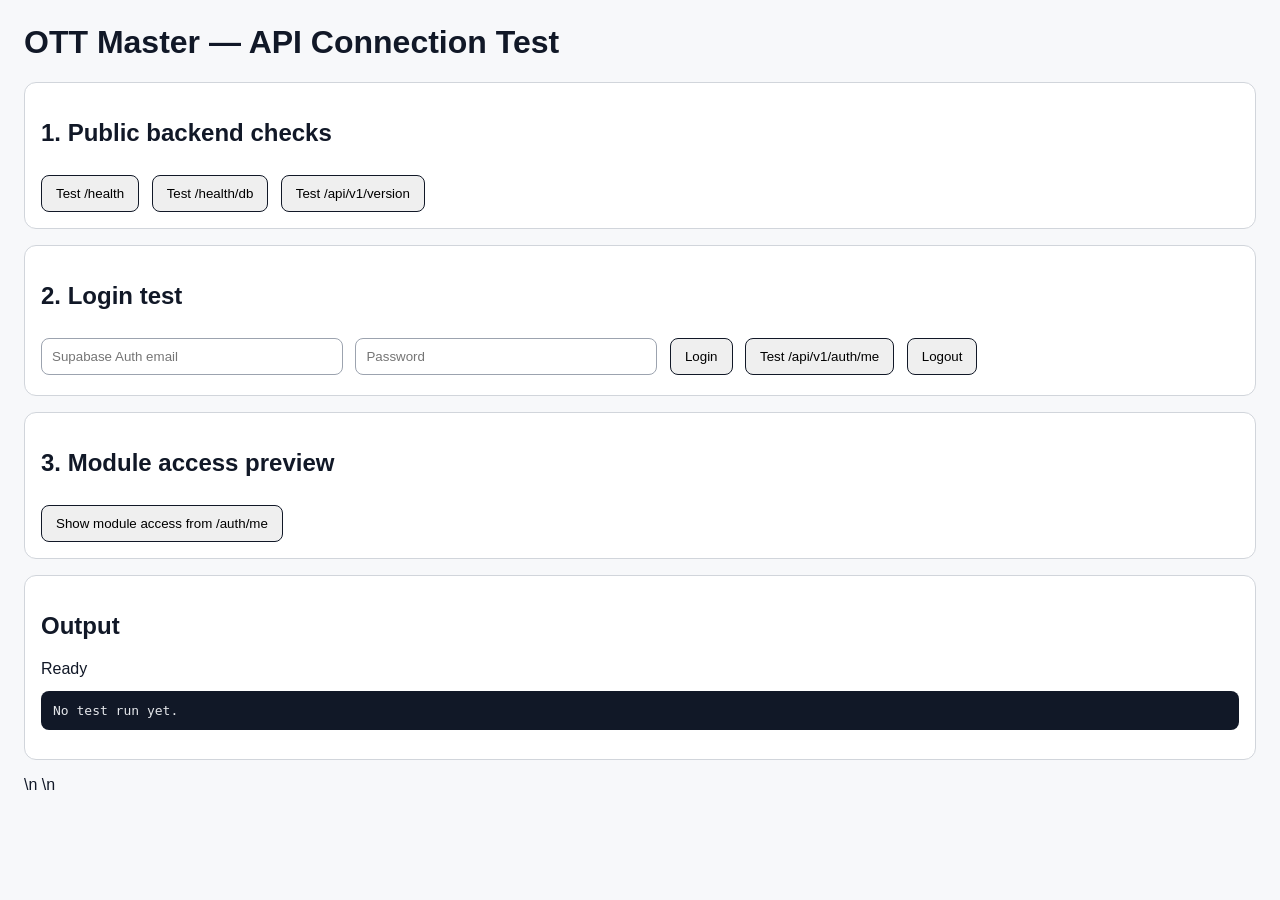
<file: live-server/ui/ott-connection-test.html>
<!doctype html>
<html lang="en">
  <head>
    <meta charset="utf-8" />
    <meta name="viewport" content="width=device-width, initial-scale=1" />
    <title>OTT Master — API Connection Test</title>
    <style>
      body { font-family: Arial, sans-serif; margin: 24px; background: #f7f8fa; color: #111827; }
      .card { background: white; border: 1px solid #d1d5db; border-radius: 12px; padding: 16px; margin-bottom: 16px; }
      button { padding: 10px 14px; border-radius: 8px; border: 1px solid #111827; cursor: pointer; margin-right: 8px; margin-top: 8px; }
      input { padding: 10px; border-radius: 8px; border: 1px solid #9ca3af; min-width: 280px; margin: 4px 8px 4px 0; }
      pre { background: #111827; color: #e5e7eb; padding: 12px; border-radius: 8px; overflow: auto; }
      .ok { color: #047857; font-weight: bold; }
      .bad { color: #b91c1c; font-weight: bold; }
    </style>
  </head>
  <body>
    <h1>OTT Master — API Connection Test</h1>

    <div class="card">
      <h2>1. Public backend checks</h2>
      <button id="btnHealth">Test /health</button>
      <button id="btnDbHealth">Test /health/db</button>
      <button id="btnVersion">Test /api/v1/version</button>
    </div>

    <div class="card">
      <h2>2. Login test</h2>
      <input id="email" type="email" placeholder="Supabase Auth email" />
      <input id="password" type="password" placeholder="Password" />
      <button id="btnLogin">Login</button>
      <button id="btnMe">Test /api/v1/auth/me</button>
      <button id="btnLogout">Logout</button>
    </div>

    <div class="card">
      <h2>3. Module access preview</h2>
      <button id="btnModuleAccess">Show module access from /auth/me</button>
    </div>

    <div class="card">
      <h2>Output</h2>
      <div id="status">Ready</div>
      <pre id="output">No test run yet.</pre>
    </div>

    <script src="../ott-config.js"></script>
    <script src="../api/ott-api-client.js"></script>
    <script src="../auth/ott-auth.js"></script>
    <script src="../auth/ott-permissions.js"></script>
    <script src="./ott-connection-test.js"></script>
  

\n
<!-- PHASE 8C ENTER LOGIN SHORTCUT FINAL START -->
<script>
(function () {
  if (window.__phase8cEnterLoginFinalInstalled) return;
  window.__phase8cEnterLoginFinalInstalled = true;

  function isLoginInput(target) {
    if (!target) return false;

    var id = String(target.id || "").toLowerCase();
    var type = String(target.type || "").toLowerCase();

    return id === "email" || id === "password" || type === "email" || type === "password";
  }

  function clickLoginButton() {
    var loginBtn = document.getElementById("btnLogin");
    if (!loginBtn || loginBtn.disabled) return false;

    loginBtn.dispatchEvent(new MouseEvent("click", {
      bubbles: true,
      cancelable: true,
      view: window
    }));

    return true;
  }

  function handleEnter(event) {
    var key = event.key || event.code || "";
    var isEnter = key === "Enter" || key === "NumpadEnter" || event.keyCode === 13;

    if (!isEnter) return;
    if (!isLoginInput(event.target)) return;

    event.preventDefault();
    event.stopPropagation();
    event.stopImmediatePropagation();

    clickLoginButton();
  }

  document.addEventListener("keydown", handleEnter, true);
  document.addEventListener("keypress", handleEnter, true);
})();
</script>
<!-- PHASE 8C ENTER LOGIN SHORTCUT FINAL END -->
\n</body>
</html>
</file>
<file: live-server/ui/phase3j.css>
:root{font-family:Arial,Helvetica,sans-serif;color:#1f2937;background:#f3f6fb}body{margin:0}.topbar{display:flex;justify-content:space-between;align-items:flex-start;gap:20px;padding:22px 28px;background:#0f172a;color:white}.topbar h1{margin:0 0 6px;font-size:22px}.topbar p{margin:0;color:#cbd5e1}.badge{display:inline-block;border-radius:999px;background:#e2e8f0;color:#334155;padding:8px 12px;font-size:13px;white-space:nowrap}.badge.ok{background:#dcfce7;color:#166534}.layout{display:grid;grid-template-columns:1fr 1fr;gap:18px;padding:18px;max-width:1600px;margin:0 auto}.card{background:white;border:1px solid #dbe3ef;border-radius:12px;padding:16px;box-shadow:0 1px 2px rgba(15,23,42,.05)}.span-2{grid-column:span 2}.card h2{font-size:17px;margin:0 0 12px}.grid-3{display:grid;grid-template-columns:repeat(3,1fr);gap:12px}.grid-4{display:grid;grid-template-columns:repeat(4,1fr);gap:12px}.button-row{display:flex;gap:8px;flex-wrap:wrap;align-items:end;margin:10px 0}.button-stack{display:flex;gap:8px;align-items:end;flex-wrap:wrap}label{display:flex;flex-direction:column;font-size:12px;color:#475569;font-weight:700;gap:6px}.inline-label{max-width:220px}input,select,textarea{border:1px solid #cbd5e1;border-radius:8px;padding:9px;font-size:13px;background:white}textarea{resize:vertical}button{border:0;border-radius:8px;padding:10px 14px;background:#1d4ed8;color:#fff;font-weight:700;cursor:pointer}button:hover{background:#1e40af}.secondary{background:#64748b}.secondary:hover{background:#475569}.kpi-grid{display:grid;grid-template-columns:repeat(4,1fr);gap:12px}.kpi{border:1px solid #dbe3ef;border-radius:10px;padding:12px;background:#f8fafc}.kpi b{display:block;font-size:26px;color:#0f172a}.kpi span{font-size:12px;color:#64748b}.table-wrap{overflow:auto;border:1px solid #e2e8f0;border-radius:10px}table{width:100%;border-collapse:collapse;font-size:12px}th,td{border-bottom:1px solid #e2e8f0;padding:8px;text-align:left;vertical-align:top}thead{background:#f8fafc}tr.selected{background:#eff6ff}.status-pill{display:inline-block;border-radius:999px;background:#e0f2fe;color:#075985;padding:3px 7px;font-size:11px}.muted{color:#64748b;font-size:13px}.preview-box{background:#f8fafc;border:1px solid #e2e8f0;border-radius:10px;padding:12px;margin-top:10px;white-space:pre-wrap;font-family:Consolas,monospace;font-size:12px}pre{background:#0f172a;color:#dbeafe;border-radius:10px;padding:14px;overflow:auto;min-height:180px}@media(max-width:950px){.layout,.grid-3,.grid-4,.kpi-grid{grid-template-columns:1fr}.span-2{grid-column:span 1}.topbar{flex-direction:column}}
</file>
<file: live-server/ui/phase3l.css>
:root{font-family:Arial,Helvetica,sans-serif;color:#172033;background:#f3f6fb}body{margin:0}.topbar{display:flex;justify-content:space-between;align-items:flex-start;gap:20px;padding:22px 28px;background:#0f172a;color:white}.topbar h1{margin:0 0 6px;font-size:22px}.topbar p{margin:0;color:#cbd5e1}.badge{display:inline-block;border-radius:999px;background:#e2e8f0;color:#334155;padding:8px 12px;font-size:13px;white-space:nowrap}.badge.ok{background:#dcfce7;color:#166534}.badge.warn{background:#fef3c7;color:#92400e}.badge.bad{background:#fee2e2;color:#991b1b}.layout{display:grid;grid-template-columns:1fr 1fr;gap:18px;padding:18px;max-width:1700px;margin:0 auto}.card{background:white;border:1px solid #dbe3ef;border-radius:12px;padding:16px;box-shadow:0 1px 2px rgba(15,23,42,.05)}.span-2{grid-column:span 2}.card h2{font-size:17px;margin:0 0 12px}.grid-2{display:grid;grid-template-columns:repeat(2,1fr);gap:12px}.grid-3{display:grid;grid-template-columns:repeat(3,1fr);gap:12px}.grid-4{display:grid;grid-template-columns:repeat(4,1fr);gap:12px}.button-row{display:flex;gap:8px;flex-wrap:wrap;align-items:end;margin:10px 0}.button-stack{display:flex;gap:8px;align-items:end;flex-wrap:wrap}label{display:flex;flex-direction:column;font-size:12px;color:#475569;font-weight:700;gap:6px}.inline-label{max-width:260px}input,select,textarea{border:1px solid #cbd5e1;border-radius:8px;padding:9px;font-size:13px;background:white}textarea{resize:vertical}button{border:0;border-radius:8px;padding:10px 14px;background:#1d4ed8;color:#fff;font-weight:700;cursor:pointer}button:hover{background:#1e40af}button.success{background:#16a34a}button.success:hover{background:#15803d}button.warning{background:#f59e0b;color:#111827}button.warning:hover{background:#d97706}.secondary{background:#64748b}.secondary:hover{background:#475569}.danger{background:#b91c1c}.danger:hover{background:#991b1b}.kpi-grid{display:grid;grid-template-columns:repeat(5,1fr);gap:12px}.kpi{border:1px solid #dbe3ef;border-radius:10px;padding:12px;background:#f8fafc}.kpi b{display:block;font-size:26px;color:#0f172a}.kpi span{font-size:12px;color:#64748b}.table-wrap{overflow:auto;border:1px solid #e2e8f0;border-radius:10px;max-height:360px}table{width:100%;border-collapse:collapse;font-size:12px}th,td{border-bottom:1px solid #e2e8f0;padding:8px;text-align:left;vertical-align:top}thead{background:#f8fafc;position:sticky;top:0}tr.selected{background:#eff6ff}.status-pill{display:inline-block;border-radius:999px;background:#e0f2fe;color:#075985;padding:3px 7px;font-size:11px}.ok-pill{display:inline-block;border-radius:999px;background:#dcfce7;color:#166534;padding:3px 7px;font-size:11px;font-weight:700}.bad-pill{display:inline-block;border-radius:999px;background:#fee2e2;color:#991b1b;padding:3px 7px;font-size:11px;font-weight:700}.muted{color:#64748b;font-size:13px}.hint{border-left:4px solid #2563eb;background:#eff6ff;padding:10px 12px;border-radius:8px;color:#1e3a8a;font-size:13px}.detail-box{background:#f8fafc;border:1px solid #e2e8f0;border-radius:10px;padding:12px;margin-top:10px;white-space:pre-wrap;font-family:Consolas,monospace;font-size:12px}pre{background:#0f172a;color:#dbeafe;border-radius:10px;padding:14px;overflow:auto;min-height:240px;white-space:pre-wrap}.tabs{display:flex;gap:8px;flex-wrap:wrap;margin-bottom:12px}.mini{font-size:11px;padding:7px 9px}.payload-good{border-left:4px solid #16a34a;background:#f0fdf4;color:#166534;padding:10px 12px;border-radius:8px;font-size:13px}.payload-bad{border-left:4px solid #dc2626;background:#fef2f2;color:#991b1b;padding:10px 12px;border-radius:8px;font-size:13px}@media(max-width:1000px){.layout,.grid-2,.grid-3,.grid-4,.kpi-grid{grid-template-columns:1fr}.span-2{grid-column:span 1}.topbar{flex-direction:column}}
</file>
<file: live-server/ui/phase3g.css>
:root { font-family: Arial, Helvetica, sans-serif; color: #18212f; background: #f5f7fb; }
* { box-sizing: border-box; }
body { margin: 0; }
header { background: #11243d; color: white; padding: 20px 28px; }
h1 { margin: 0 0 6px; font-size: 26px; }
.sub { opacity: .86; font-size: 14px; }
main { padding: 18px; }
.grid { display: grid; grid-template-columns: repeat(2, minmax(320px, 1fr)); gap: 14px; }
.card { background: white; border: 1px solid #dbe2ef; border-radius: 12px; padding: 16px; box-shadow: 0 2px 8px rgba(16, 36, 61, .05); }
.card.wide { grid-column: 1 / -1; }
h2 { margin: 0 0 12px; font-size: 17px; color: #11243d; }
.row { display: flex; gap: 10px; align-items: end; flex-wrap: wrap; margin: 10px 0; }
.field { flex: 1; min-width: 180px; }
.field.small { flex: 0 0 160px; min-width: 130px; }
label { display: block; font-size: 12px; font-weight: 700; color: #42526e; margin-bottom: 4px; }
label.check { display: flex; align-items: center; gap: 8px; font-size: 13px; margin: 0; }
input, select, textarea { width: 100%; padding: 9px 10px; border: 1px solid #cbd5e1; border-radius: 8px; font-size: 14px; }
textarea { min-height: 74px; resize: vertical; }
button { border: 0; border-radius: 8px; padding: 10px 12px; background: #e5e9f2; color: #14213d; cursor: pointer; font-weight: 700; }
button:hover { filter: brightness(.97); }
button.primary { background: #f4b000; color: #1a1a1a; }
button.blue { background: #2563eb; color: white; }
button.green { background: #16a34a; color: white; }
button.red { background: #dc2626; color: white; }
.badge { display: inline-flex; align-items: center; min-height: 34px; border-radius: 999px; padding: 0 12px; background: #eef2f7; color: #42526e; font-size: 13px; font-weight: 700; }
.badge.ok { background: #dcfce7; color: #166534; }
.help { color: #64748b; font-size: 12px; margin: 8px 0 0; line-height: 1.35; }
.kpi-grid { display: grid; grid-template-columns: repeat(5, 1fr); gap: 10px; }
.kpi { background: #f8fafc; border: 1px solid #e2e8f0; border-radius: 10px; padding: 12px; }
.kpi .label { color: #64748b; font-size: 12px; font-weight: 700; }
.kpi .value { font-size: 22px; font-weight: 800; margin-top: 5px; color: #11243d; }
.table-wrap { overflow-x: auto; max-height: 360px; }
table { width: 100%; border-collapse: collapse; font-size: 13px; }
th, td { text-align: left; padding: 9px; border-bottom: 1px solid #e2e8f0; vertical-align: top; }
th { color: #334155; background: #f8fafc; position: sticky; top: 0; }
tr.selected { background: #fff7db; }
.status-pill { display: inline-block; background: #eef2ff; color: #3730a3; border-radius: 999px; padding: 3px 8px; font-weight: 800; font-size: 11px; white-space: nowrap; }
.pass { color: #166534; font-weight: 800; }
.fail { color: #b91c1c; font-weight: 800; }
#output { background: #0f172a; color: #e2e8f0; border-radius: 10px; padding: 12px; min-height: 180px; max-height: 420px; overflow: auto; font-family: Consolas, monospace; font-size: 12px; white-space: pre-wrap; }
@media (max-width: 900px) { .grid { grid-template-columns: 1fr; } .kpi-grid { grid-template-columns: repeat(2, 1fr); } }
</file>
<file: live-server/ui/phase3e.css>
:root { font-family: Arial, Helvetica, sans-serif; color: #18212f; background: #f5f7fb; }
* { box-sizing: border-box; }
body { margin: 0; }
header { background: #11243d; color: white; padding: 20px 28px; }
h1 { margin: 0 0 6px; font-size: 26px; }
.sub { opacity: .86; font-size: 14px; }
main { padding: 18px; }
.grid { display: grid; grid-template-columns: repeat(2, minmax(320px, 1fr)); gap: 14px; }
.card { background: white; border: 1px solid #dbe2ef; border-radius: 12px; padding: 16px; box-shadow: 0 2px 8px rgba(16, 36, 61, .05); }
.card.wide { grid-column: 1 / -1; }
h2 { margin: 0 0 12px; font-size: 17px; color: #11243d; }
.row { display: flex; gap: 10px; align-items: end; flex-wrap: wrap; margin: 10px 0; }
.field { flex: 1; min-width: 180px; }
.field.small { flex: 0 0 150px; min-width: 130px; }
label { display: block; font-size: 12px; font-weight: 700; color: #42526e; margin-bottom: 4px; }
label.check { display: flex; align-items: center; gap: 8px; font-size: 13px; margin: 0; }
input, select { width: 100%; padding: 9px 10px; border: 1px solid #cbd5e1; border-radius: 8px; font-size: 14px; }
button { border: 0; border-radius: 8px; padding: 10px 12px; background: #e5e9f2; color: #14213d; cursor: pointer; font-weight: 700; }
button:hover { filter: brightness(.97); }
button.primary { background: #f4b000; color: #1a1a1a; }
button.blue { background: #2563eb; color: white; }
.badge { display: inline-flex; align-items: center; min-height: 34px; border-radius: 999px; padding: 0 12px; background: #eef2f7; color: #42526e; font-size: 13px; font-weight: 700; }
.badge.ok { background: #dcfce7; color: #166534; }
.help { color: #64748b; font-size: 12px; margin: 8px 0 0; line-height: 1.35; }
.kpi-grid { display: grid; grid-template-columns: repeat(4, 1fr); gap: 10px; }
.kpi { background: #f8fafc; border: 1px solid #e2e8f0; border-radius: 10px; padding: 12px; }
.kpi .label { color: #64748b; font-size: 12px; font-weight: 700; }
.kpi .value { font-size: 24px; font-weight: 800; margin-top: 5px; color: #11243d; }
.kpi .value.small-text { font-size: 15px; word-break: break-word; }
.table-wrap { overflow-x: auto; }
table { width: 100%; border-collapse: collapse; font-size: 13px; }
th, td { text-align: left; padding: 9px; border-bottom: 1px solid #e2e8f0; vertical-align: top; }
th { color: #334155; background: #f8fafc; }
tr.selected { background: #fff7db; }
.status-pill { display: inline-block; background: #eef2ff; color: #3730a3; border-radius: 999px; padding: 3px 8px; font-weight: 800; font-size: 11px; }
.pass { color: #166534; font-weight: 800; }
.fail { color: #b91c1c; font-weight: 800; }
#status { margin-bottom: 8px; font-weight: 700; }
pre { background: #0f172a; color: #dbeafe; border-radius: 10px; padding: 14px; overflow: auto; max-height: 420px; }
@media (max-width: 900px) { .grid { grid-template-columns: 1fr; } .kpi-grid { grid-template-columns: repeat(2, 1fr); } }
</file>
<file: live-server/ui/phase3k.css>
:root{font-family:Arial,Helvetica,sans-serif;color:#172033;background:#f3f6fb}body{margin:0}.topbar{display:flex;justify-content:space-between;align-items:flex-start;gap:20px;padding:22px 28px;background:#0f172a;color:white}.topbar h1{margin:0 0 6px;font-size:22px}.topbar p{margin:0;color:#cbd5e1}.badge{display:inline-block;border-radius:999px;background:#e2e8f0;color:#334155;padding:8px 12px;font-size:13px;white-space:nowrap}.badge.ok{background:#dcfce7;color:#166534}.badge.warn{background:#fef3c7;color:#92400e}.layout{display:grid;grid-template-columns:1fr 1fr;gap:18px;padding:18px;max-width:1700px;margin:0 auto}.card{background:white;border:1px solid #dbe3ef;border-radius:12px;padding:16px;box-shadow:0 1px 2px rgba(15,23,42,.05)}.span-2{grid-column:span 2}.card h2{font-size:17px;margin:0 0 12px}.grid-2{display:grid;grid-template-columns:repeat(2,1fr);gap:12px}.grid-3{display:grid;grid-template-columns:repeat(3,1fr);gap:12px}.grid-4{display:grid;grid-template-columns:repeat(4,1fr);gap:12px}.button-row{display:flex;gap:8px;flex-wrap:wrap;align-items:end;margin:10px 0}.button-stack{display:flex;gap:8px;align-items:end;flex-wrap:wrap}label{display:flex;flex-direction:column;font-size:12px;color:#475569;font-weight:700;gap:6px}.inline-label{max-width:260px}input,select,textarea{border:1px solid #cbd5e1;border-radius:8px;padding:9px;font-size:13px;background:white}textarea{resize:vertical}button{border:0;border-radius:8px;padding:10px 14px;background:#1d4ed8;color:#fff;font-weight:700;cursor:pointer}button:hover{background:#1e40af}.secondary{background:#64748b}.secondary:hover{background:#475569}.danger{background:#b91c1c}.danger:hover{background:#991b1b}.kpi-grid{display:grid;grid-template-columns:repeat(5,1fr);gap:12px}.kpi{border:1px solid #dbe3ef;border-radius:10px;padding:12px;background:#f8fafc}.kpi b{display:block;font-size:26px;color:#0f172a}.kpi span{font-size:12px;color:#64748b}.table-wrap{overflow:auto;border:1px solid #e2e8f0;border-radius:10px;max-height:320px}table{width:100%;border-collapse:collapse;font-size:12px}th,td{border-bottom:1px solid #e2e8f0;padding:8px;text-align:left;vertical-align:top}thead{background:#f8fafc;position:sticky;top:0}tr.selected{background:#eff6ff}.status-pill{display:inline-block;border-radius:999px;background:#e0f2fe;color:#075985;padding:3px 7px;font-size:11px}.read-only{display:inline-block;border-radius:999px;background:#dcfce7;color:#166534;padding:4px 8px;font-size:11px;font-weight:700}.blocked{display:inline-block;border-radius:999px;background:#fee2e2;color:#991b1b;padding:4px 8px;font-size:11px;font-weight:700}.muted{color:#64748b;font-size:13px}.hint{border-left:4px solid #2563eb;background:#eff6ff;padding:10px 12px;border-radius:8px;color:#1e3a8a;font-size:13px}.detail-box{background:#f8fafc;border:1px solid #e2e8f0;border-radius:10px;padding:12px;margin-top:10px;white-space:pre-wrap;font-family:Consolas,monospace;font-size:12px}pre{background:#0f172a;color:#dbeafe;border-radius:10px;padding:14px;overflow:auto;min-height:200px}.tabs{display:flex;gap:8px;flex-wrap:wrap;margin-bottom:12px}.mini{font-size:11px;padding:7px 9px}@media(max-width:1000px){.layout,.grid-2,.grid-3,.grid-4,.kpi-grid{grid-template-columns:1fr}.span-2{grid-column:span 1}.topbar{flex-direction:column}}
</file>
<file: live-server/ui/phase3f.css>
:root { font-family: Arial, Helvetica, sans-serif; color: #18212f; background: #f5f7fb; }
* { box-sizing: border-box; }
body { margin: 0; }
header { background: #11243d; color: white; padding: 20px 28px; }
h1 { margin: 0 0 6px; font-size: 26px; }
.sub { opacity: .86; font-size: 14px; }
main { padding: 18px; }
.grid { display: grid; grid-template-columns: repeat(2, minmax(320px, 1fr)); gap: 14px; }
.card { background: white; border: 1px solid #dbe2ef; border-radius: 12px; padding: 16px; box-shadow: 0 2px 8px rgba(16, 36, 61, .05); }
.card.wide { grid-column: 1 / -1; }
h2 { margin: 0 0 12px; font-size: 17px; color: #11243d; }
.row { display: flex; gap: 10px; align-items: end; flex-wrap: wrap; margin: 10px 0; }
.field { flex: 1; min-width: 180px; }
.field.small { flex: 0 0 150px; min-width: 130px; }
label { display: block; font-size: 12px; font-weight: 700; color: #42526e; margin-bottom: 4px; }
label.check { display: flex; align-items: center; gap: 8px; font-size: 13px; margin: 0; }
input, select { width: 100%; padding: 9px 10px; border: 1px solid #cbd5e1; border-radius: 8px; font-size: 14px; }
button { border: 0; border-radius: 8px; padding: 10px 12px; background: #e5e9f2; color: #14213d; cursor: pointer; font-weight: 700; }
button:hover { filter: brightness(.97); }
button.primary { background: #f4b000; color: #1a1a1a; }
button.blue { background: #2563eb; color: white; }
.badge { display: inline-flex; align-items: center; min-height: 34px; border-radius: 999px; padding: 0 12px; background: #eef2f7; color: #42526e; font-size: 13px; font-weight: 700; }
.badge.ok { background: #dcfce7; color: #166534; }
.help { color: #64748b; font-size: 12px; margin: 8px 0 0; line-height: 1.35; }
.kpi-grid { display: grid; grid-template-columns: repeat(4, 1fr); gap: 10px; }
.kpi { background: #f8fafc; border: 1px solid #e2e8f0; border-radius: 10px; padding: 12px; }
.kpi .label { color: #64748b; font-size: 12px; font-weight: 700; }
.kpi .value { font-size: 24px; font-weight: 800; margin-top: 5px; color: #11243d; }
.kpi .value.small-text { font-size: 15px; word-break: break-word; }
.table-wrap { overflow-x: auto; }
table { width: 100%; border-collapse: collapse; font-size: 13px; }
th, td { text-align: left; padding: 9px; border-bottom: 1px solid #e2e8f0; vertical-align: top; }
th { color: #334155; background: #f8fafc; }
tr.selected { background: #fff7db; }
.status-pill { display: inline-block; background: #eef2ff; color: #3730a3; border-radius: 999px; padding: 3px 8px; font-weight: 800; font-size: 11px; }
.pass { color: #166534; font-weight: 800; }
.fail { color: #b91c1c; font-weight: 800; }
#status { margin-bottom: 8px; font-weight: 700; }
pre { background: #0f172a; color: #dbeafe; border-radius: 10px; padding: 14px; overflow: auto; max-height: 420px; }
@media (max-width: 900px) { .grid { grid-template-columns: 1fr; } .kpi-grid { grid-template-columns: repeat(2, 1fr); } }
</file>
<file: live-server/ui/phase3i.css>
:root {
  --bg: #f6f7fb;
  --card: #ffffff;
  --text: #1f2937;
  --muted: #64748b;
  --border: #dbe3ef;
  --primary: #2b6cb0;
  --green: #18864b;
  --red: #b42318;
  --amber: #b7791f;
}
* { box-sizing: border-box; }
body { margin: 0; font-family: Arial, Helvetica, sans-serif; background: var(--bg); color: var(--text); }
header { padding: 18px 22px; background: #111827; color: #fff; }
h1 { margin: 0; font-size: 24px; }
.sub { margin-top: 4px; color: #cbd5e1; font-size: 14px; }
main { padding: 18px; }
.grid { display: grid; grid-template-columns: repeat(2, minmax(360px, 1fr)); gap: 16px; }
.card { background: var(--card); border: 1px solid var(--border); border-radius: 12px; padding: 16px; box-shadow: 0 1px 2px rgba(15, 23, 42, .06); }
.card.wide { grid-column: 1 / -1; }
h2 { margin: 0 0 12px; font-size: 17px; }
.row { display: flex; flex-wrap: wrap; align-items: end; gap: 10px; margin: 10px 0; }
.field { display: flex; flex-direction: column; gap: 4px; min-width: 210px; flex: 1; }
.field.small { min-width: 145px; flex: 0 0 160px; }
label { font-size: 12px; color: var(--muted); font-weight: 700; }
input, select, textarea { border: 1px solid var(--border); border-radius: 8px; padding: 9px 10px; font-size: 14px; background: #fff; }
textarea { min-height: 78px; resize: vertical; }
button { border: 1px solid var(--border); background: #fff; border-radius: 8px; padding: 9px 12px; cursor: pointer; font-weight: 700; }
button:hover { filter: brightness(.98); }
button.primary, button.blue { background: var(--primary); color: #fff; border-color: var(--primary); }
button.green { background: var(--green); color: #fff; border-color: var(--green); }
button.red { background: var(--red); color: #fff; border-color: var(--red); }
.badge { display: inline-flex; align-items: center; border-radius: 999px; padding: 6px 10px; background: #e5e7eb; color: #374151; font-size: 12px; font-weight: 700; }
.badge.ok { background: #dcfce7; color: #166534; }
.kpi-grid { display: grid; grid-template-columns: repeat(5, minmax(100px, 1fr)); gap: 10px; }
.kpi { border: 1px solid var(--border); border-radius: 10px; padding: 12px; background: #f8fafc; }
.kpi .label { color: var(--muted); font-size: 12px; }
.kpi .value { font-size: 22px; font-weight: 800; margin-top: 4px; }
.help { color: var(--muted); font-size: 13px; line-height: 1.35; }
.table-wrap { width: 100%; overflow: auto; border: 1px solid var(--border); border-radius: 10px; }
table { width: 100%; border-collapse: collapse; font-size: 13px; }
th, td { padding: 9px 10px; border-bottom: 1px solid var(--border); text-align: left; vertical-align: top; }
th { background: #f1f5f9; color: #334155; }
tr.selected { background: #eff6ff; }
.status-pill { display: inline-block; border-radius: 999px; background: #eef2ff; color: #3730a3; padding: 4px 8px; font-weight: 700; font-size: 12px; white-space: nowrap; }
pre { background: #0f172a; color: #d1e7ff; border-radius: 10px; padding: 12px; min-height: 170px; overflow: auto; }
.check { display: inline-flex; gap: 8px; align-items: center; color: var(--text); }
@media (max-width: 900px) { .grid { grid-template-columns: 1fr; } .kpi-grid { grid-template-columns: repeat(2, 1fr); } }
</file>
<file: live-server/ui/phase3h.css>
:root { font-family: Arial, Helvetica, sans-serif; color: #18212f; background: #f5f7fb; }
* { box-sizing: border-box; }
body { margin: 0; }
header { background: #11243d; color: white; padding: 20px 28px; }
h1 { margin: 0 0 6px; font-size: 26px; }
.sub { opacity: .86; font-size: 14px; }
main { padding: 18px; }
.grid { display: grid; grid-template-columns: repeat(2, minmax(320px, 1fr)); gap: 14px; }
.card { background: white; border: 1px solid #dbe2ef; border-radius: 12px; padding: 16px; box-shadow: 0 2px 8px rgba(16, 36, 61, .05); }
.card.wide { grid-column: 1 / -1; }
h2 { margin: 0 0 12px; font-size: 17px; color: #11243d; }
.row { display: flex; gap: 10px; align-items: end; flex-wrap: wrap; margin: 10px 0; }
.field { flex: 1; min-width: 180px; }
.field.small { flex: 0 0 160px; min-width: 130px; }
label { display: block; font-size: 12px; font-weight: 700; color: #42526e; margin-bottom: 4px; }
label.check { display: flex; align-items: center; gap: 8px; font-size: 13px; margin: 0; }
input, select, textarea { width: 100%; padding: 9px 10px; border: 1px solid #cbd5e1; border-radius: 8px; font-size: 14px; }
textarea { min-height: 74px; resize: vertical; }
button { border: 0; border-radius: 8px; padding: 10px 12px; background: #e5e9f2; color: #14213d; cursor: pointer; font-weight: 700; }
button:hover { filter: brightness(.97); }
button.primary { background: #f4b000; color: #1a1a1a; }
button.blue { background: #2563eb; color: white; }
button.green { background: #16a34a; color: white; }
button.red { background: #dc2626; color: white; }
.badge { display: inline-flex; align-items: center; min-height: 34px; border-radius: 999px; padding: 0 12px; background: #eef2f7; color: #42526e; font-size: 13px; font-weight: 700; }
.badge.ok { background: #dcfce7; color: #166534; }
.help { color: #64748b; font-size: 12px; margin: 8px 0 0; line-height: 1.35; }
.kpi-grid { display: grid; grid-template-columns: repeat(5, 1fr); gap: 10px; }
.kpi { background: #f8fafc; border: 1px solid #e2e8f0; border-radius: 10px; padding: 12px; }
.kpi .label { color: #64748b; font-size: 12px; font-weight: 700; }
.kpi .value { font-size: 22px; font-weight: 800; margin-top: 5px; color: #11243d; }
.table-wrap { overflow-x: auto; max-height: 360px; }
table { width: 100%; border-collapse: collapse; font-size: 13px; }
th, td { text-align: left; padding: 9px; border-bottom: 1px solid #e2e8f0; vertical-align: top; }
th { color: #334155; background: #f8fafc; position: sticky; top: 0; }
tr.selected { background: #fff7db; }
.status-pill { display: inline-block; background: #eef2ff; color: #3730a3; border-radius: 999px; padding: 3px 8px; font-weight: 800; font-size: 11px; white-space: nowrap; }
.pass { color: #166534; font-weight: 800; }
.fail { color: #b91c1c; font-weight: 800; }
#output { background: #0f172a; color: #e2e8f0; border-radius: 10px; padding: 12px; min-height: 180px; max-height: 420px; overflow: auto; font-family: Consolas, monospace; font-size: 12px; white-space: pre-wrap; }
@media (max-width: 900px) { .grid { grid-template-columns: 1fr; } .kpi-grid { grid-template-columns: repeat(2, 1fr); } }
</file>
